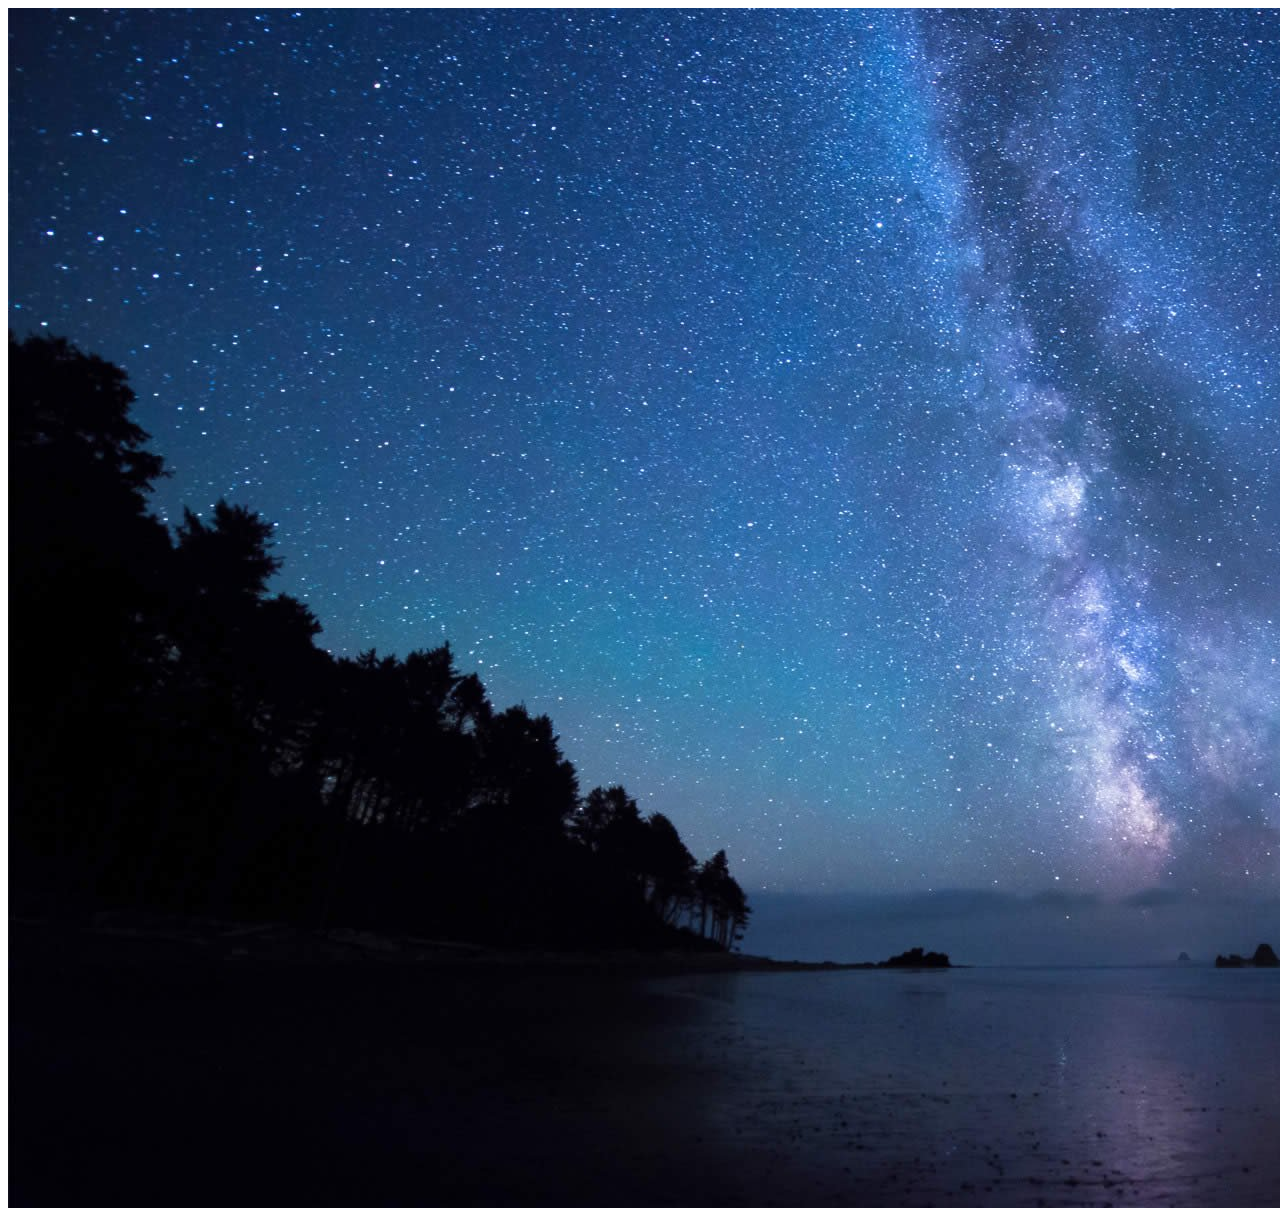
<file: adBanner.html>
<!DOCTYPE html>
<html>
<head>
    <title>Rotating Banner</title>
    <script src="js/adBanner.js"></script>

</head>
<body>
<div class="centered">
    <img src="images/linka11.jpg" id="a" alt="a">
</div>
</body>
</html>
</file>
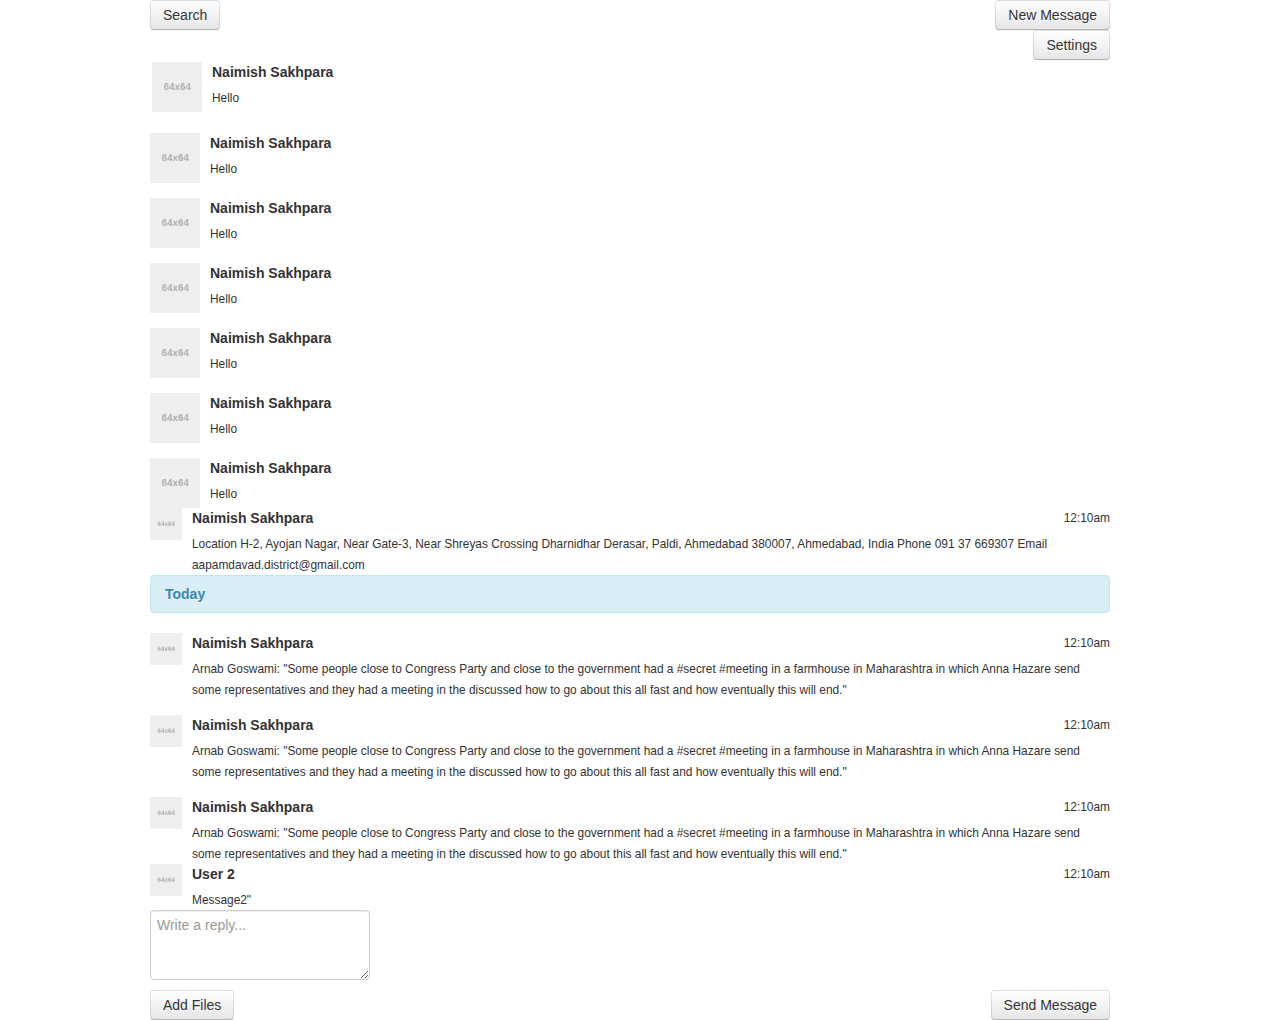
<file: message.html>
<!DOCTYPE html>
<html lang="en">
<head>
    <meta charset="UTF-8">
    <title>Title</title>
    <link href="js/jquery-1.11.1.min.js" rel="stylesheet">
    <link href="js/message-js.js" rel="stylesheet">
    <link href="css/bootstrap.min.css" rel="stylesheet">
    <link href="css/message-css.css" rel="stylesheet" type="text/css">
</head>
<body>
<div class="container">
    <div class="row">
        <div class="col-lg-3">
            <div class="btn-panel btn-panel-conversation">
                <a href="" class="btn  col-lg-6 send-message-btn " role="button"><i class="fa fa-search"></i> Search</a>
                <a href="" class="btn  col-lg-6  send-message-btn pull-right" role="button"><i class="fa fa-plus"></i> New Message</a>
            </div>
        </div>

        <div class="col-lg-offset-1 col-lg-7">
            <div class="btn-panel btn-panel-msg">

                <a href="" class="btn  col-lg-3  send-message-btn pull-right" role="button"><i class="fa fa-gears"></i> Settings</a>
            </div>
        </div>
    </div>
    <div class="row">

        <div class="conversation-wrap col-lg-3">
            <div class="media conversation" style="padding: 2px; height: 54px;" id="menu_1">
                <a class="pull-left" href="#">
                    <img class="media-object" data-src="holder.js/64x64" alt="64x64" style="width: 50px; height: 50px;" src="[data-uri]">
                </a>
                <div class="media-body">
                    <h5 class="media-heading">Naimish Sakhpara</h5>
                    <small>Hello</small>
                </div>
            </div>
            <div class="media conversation" id="menu_2">
                <a class="pull-left" href="#">
                    <img class="media-object" data-src="holder.js/64x64" alt="64x64" style="width: 50px; height: 50px;" src="[data-uri]">
                </a>
                <div class="media-body">
                    <h5 class="media-heading">Naimish Sakhpara</h5>
                    <small>Hello</small>
                </div>
            </div>
            <div class="media conversation">
                <a class="pull-left" href="#">
                    <img class="media-object" data-src="holder.js/64x64" alt="64x64" style="width: 50px; height: 50px;" src="[data-uri]">
                </a>
                <div class="media-body">
                    <h5 class="media-heading">Naimish Sakhpara</h5>
                    <small>Hello</small>
                </div>
            </div>
            <div class="media conversation">
                <a class="pull-left" href="#">
                    <img class="media-object" data-src="holder.js/64x64" alt="64x64" style="width: 50px; height: 50px;" src="[data-uri]">
                </a>
                <div class="media-body">
                    <h5 class="media-heading">Naimish Sakhpara</h5>
                    <small>Hello</small>
                </div>
            </div>
            <div class="media conversation">
                <a class="pull-left" href="#">
                    <img class="media-object" data-src="holder.js/64x64" alt="64x64" style="width: 50px; height: 50px;" src="[data-uri]">
                </a>
                <div class="media-body">
                    <h5 class="media-heading">Naimish Sakhpara</h5>
                    <small>Hello</small>
                </div>
            </div>

            <div class="media conversation">
                <a class="pull-left" href="#">
                    <img class="media-object" data-src="holder.js/64x64" alt="64x64" style="width: 50px; height: 50px;" src="[data-uri]">
                </a>
                <div class="media-body">
                    <h5 class="media-heading">Naimish Sakhpara</h5>
                    <small>Hello</small>
                </div>
            </div>

            <div class="media conversation">
                <a class="pull-left" href="#">
                    <img class="media-object" data-src="holder.js/64x64" alt="64x64" style="width: 50px; height: 50px;" src="[data-uri]">
                </a>
                <div class="media-body">
                    <h5 class="media-heading">Naimish Sakhpara</h5>
                    <small>Hello</small>
                </div>
            </div>
        </div>



        <div class="message-wrap col-lg-8" id="msg-wrap">
            <div class="msg-wrap " id="message_1" >
                <div class="media msg ">
                    <a class="pull-left" href="#">
                        <img class="media-object" data-src="holder.js/64x64" alt="64x64" style="width: 32px; height: 32px;" src="[data-uri]">
                    </a>
                    <div class="media-body">
                        <small class="pull-right time"><i class="fa fa-clock-o"></i> 12:10am</small>
                        <h5 class="media-heading">Naimish Sakhpara</h5>
                        <small class="col-lg-10">Location H-2, Ayojan Nagar, Near Gate-3, Near
                            Shreyas Crossing Dharnidhar Derasar,
                            Paldi, Ahmedabad 380007, Ahmedabad,
                            India
                            Phone 091 37 669307
                            Email aapamdavad.district@gmail.com</small>
                    </div>
                </div>
                <div class="alert alert-info msg-date">
                    <strong>Today</strong>
                </div>
                <div class="media msg">
                    <a class="pull-left" href="#">
                        <img class="media-object" data-src="holder.js/64x64" alt="64x64" style="width: 32px; height: 32px;" src="[data-uri]">
                    </a>
                    <div class="media-body">
                        <small class="pull-right time"><i class="fa fa-clock-o"></i> 12:10am</small>

                        <h5 class="media-heading">Naimish Sakhpara</h5>
                        <small class="col-lg-10">Arnab Goswami: "Some people close to Congress Party and close to the government had a #secret #meeting in a farmhouse in Maharashtra in which Anna Hazare send some representatives and they had a meeting in the discussed how to go about this all fast and how eventually this will end."</small>
                    </div>
                </div>
                <div class="media msg">
                    <a class="pull-left" href="#">
                        <img class="media-object" data-src="holder.js/64x64" alt="64x64" style="width: 32px; height: 32px;" src="[data-uri]">
                    </a>
                    <div class="media-body">
                        <small class="pull-right time"><i class="fa fa-clock-o"></i> 12:10am</small>

                        <h5 class="media-heading">Naimish Sakhpara</h5>
                        <small class="col-lg-10">Arnab Goswami: "Some people close to Congress Party and close to the government had a #secret #meeting in a farmhouse in Maharashtra in which Anna Hazare send some representatives and they had a meeting in the discussed how to go about this all fast and how eventually this will end."</small>
                    </div>
                </div>

                <div class="media msg">
                    <a class="pull-left" href="#">
                        <img class="media-object" data-src="holder.js/64x64" alt="64x64" style="width: 32px; height: 32px;" src="[data-uri]">
                    </a>
                    <div class="media-body">
                        <small class="pull-right time"><i class="fa fa-clock-o"></i> 12:10am</small>
                        <h5 class="media-heading">Naimish Sakhpara</h5>

                        <small class="col-lg-10">Arnab Goswami: "Some people close to Congress Party and close to the government had a #secret #meeting in a farmhouse in Maharashtra in which Anna Hazare send some representatives and they had a meeting in the discussed how to go about this all fast and how eventually this will end."</small>
                    </div>
                </div>
            </div>

            <div class="msg-wrap" id="message_2">
                <div class="media msg">
                    <a class="pull-left" href="#">
                        <img class="media-object" data-src="holder.js/64x64" alt="64x64" style="width: 32px; height: 32px;" src="[data-uri]">
                    </a>
                    <div class="media-body">
                        <small class="pull-right time"><i class="fa fa-clock-o"></i> 12:10am</small>
                        <h5 class="media-heading">User 2</h5>
                        <small class="col-lg-10">Message2"</small>
                    </div>
                </div>
            </div>

            <div class="send-wrap ">

                <textarea class="form-control send-message" rows="3" placeholder="Write a reply..."></textarea>


            </div>
            <div class="btn-panel">
                <a href="" class=" col-lg-3 btn   send-message-btn " role="button"><i class="fa fa-cloud-upload"></i> Add Files</a>
                <a href="" class=" col-lg-4 text-right btn   send-message-btn pull-right" role="button"><i class="fa fa-plus"></i> Send Message</a>
            </div>
        </div>
    </div>
</div>
</body>
</html>
</file>
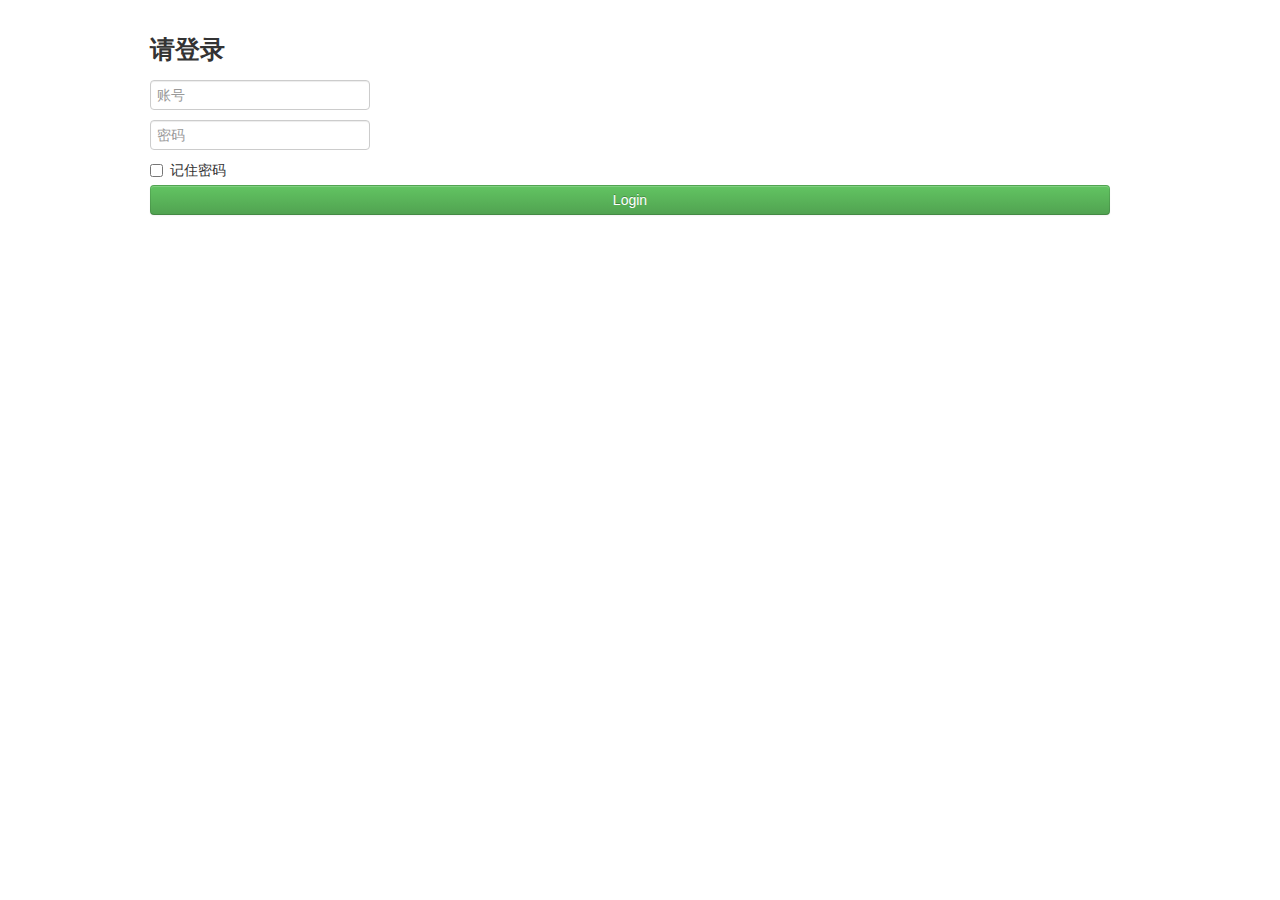
<file: rollover.html>
<!DOCTYPE html>
<html lang="en">
<head>
    <meta charset="UTF-8">
    <link href="css/loing.css" rel="stylesheet" type="text/css">
    <link href="css/bootstrap.min.css" rel="stylesheet" type="text/css">
    <title>Title</title>
</head>
<body>

<div class="container">
    <div class="row">
        <div class="col-md-4 col-md-offset-4">
            <div class="panel panel-default">
                <div class="panel-heading">
                    <h3 class="panel-title">请登录</h3>
                </div>
                <div class="panel-body">
                    <form accept-charset="UTF-8" role="form">
                        <fieldset>
                            <div class="form-group">
                                <input class="form-control" placeholder="账号" name="email" type="text">
                            </div>
                            <div class="form-group">
                                <input class="form-control" placeholder="密码" name="password" type="password" value="">
                            </div>
                            <div class="checkbox">
                                <label>
                                    <input name="remember" type="checkbox" value="Remember Me"> 记住密码
                                </label>
                            </div>
                            <input class="btn btn-lg btn-success btn-block" type="submit" value="Login">
                        </fieldset>
                    </form>
                </div>
            </div>
        </div>
    </div>
</div>
</body>
</html>
</file>
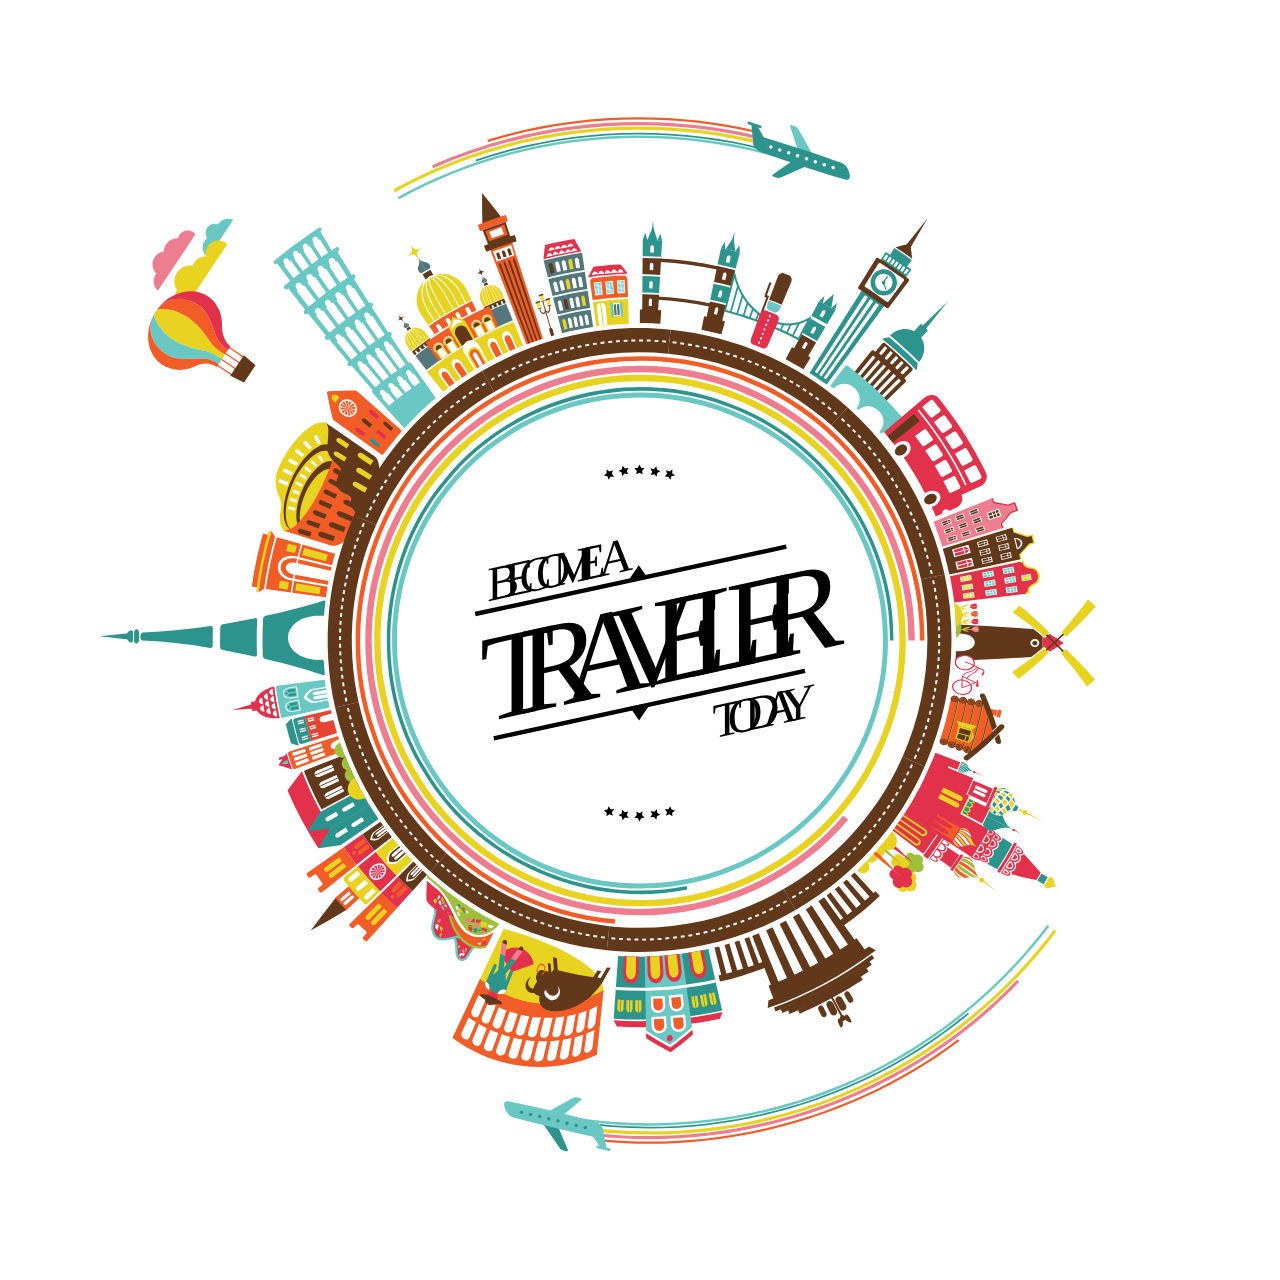
<file: texiao.html>
<?xml version="1.0" encoding="utf-8"?>
<?xml-stylesheet type="text/css" href="cd_catalog.css"?>
<!-- Generator: Adobe Illustrator 16.2.1, SVG Export Plug-In . SVG Version: 6.00 Build 0)  -->
<!DOCTYPE PUBLIC "-//W3C//DTD SVG 1.1//EN" "http://www.w3.org/Graphics/SVG/1.1/DTD/svg11.dtd">
<svg version="1.1" id="Layer_1" xmlns="http://www.w3.org/2000/svg" xmlns:xlink="http://www.w3.org/1999/xlink" x="0px" y="0px"
 viewBox="0 0 400 400" enable-background="new 0 0 400 400" xml:space="preserve">
<g id="jjperezaguinaga">
	<g id="countryObjects">
		<path fill="#F15C27" d="M124.467,134.068c-2.028,2.304-3.916,4.723-5.74,7.187c-0.104,0.155-0.359,0.16-0.568,0.012l-14.95-10.734
			c-0.208-0.149-0.431-0.462-0.492-0.699c-0.699-2.659-1.231-5.311-1.771-8.085c-0.046-0.243,0.114-0.458,0.359-0.476
			c2.819-0.201,5.698-0.233,8.443-0.247c0.239,0,0.59,0.138,0.781,0.308l13.809,12.168
			C124.531,133.671,124.588,133.925,124.467,134.068z"/>
		<polygon fill="#FFFFFF" points="109.465,128.355 107.582,126.629 109.685,128.071 		"/>
		<polygon fill="#FFFFFF" points="109.95,127.335 107.582,126.629 109.983,126.959 		"/>
		<path fill="#FFFFFF" d="M109.84,126.14c-0.774,0.136-1.513,0.311-2.258,0.489l2.092-0.86L109.84,126.14z"/>
		<path fill="#FFFFFF" d="M109.129,125.058l-1.547,1.571c0.38-0.634,0.787-1.249,1.219-1.843L109.129,125.058z"/>
		<path fill="#FFFFFF" d="M107.994,124.383c-0.166,0.732-0.298,1.487-0.412,2.246c-0.016-0.782-0.027-1.573,0.005-2.34
			L107.994,124.383z"/>
		<polygon fill="#FFFFFF" points="106.726,124.312 107.582,126.629 106.356,124.43 		"/>
		<polygon fill="#FFFFFF" points="105.703,124.895 107.582,126.629 105.475,125.193 		"/>
		<polygon fill="#FFFFFF" points="105.189,125.95 107.582,126.629 105.159,126.337 		"/>
		<polygon fill="#FFFFFF" points="105.323,127.175 107.582,126.629 105.502,127.547 		"/>
		<polygon fill="#FFFFFF" points="106.073,128.24 107.582,126.629 106.412,128.5 		"/>
		<polygon fill="#FFFFFF" points="107.229,128.873 107.582,126.629 107.632,128.954 		"/>
		<polygon fill="#FFFFFF" points="108.472,128.915 107.582,126.629 108.83,128.797 		"/>
		<path fill="#FFFFFF" d="M105.982,128.708c1.341,1.008,3.124,0.926,3.979-0.188c0.83-1.134,0.584-2.828-0.718-3.921
			c-1.27-1.063-3.153-1.063-4.039,0.14C104.294,125.922,104.642,127.698,105.982,128.708z M106.258,128.35
			c-1.105-0.844-1.393-2.31-0.646-3.286c0.733-0.989,2.273-1.002,3.336-0.122c1.074,0.896,1.294,2.308,0.603,3.251
			C108.838,129.121,107.366,129.189,106.258,128.35z"/>
		<path fill="#E2324B" d="M110.884,132.913c-0.336-0.255-0.778-0.236-0.989,0.036c-0.212,0.272-0.109,0.695,0.229,0.944l2.261,1.664
			l0.741-0.955L110.884,132.913z"/>
		<path fill="#62381B" d="M113.064,130.075c-0.327-0.264-0.762-0.255-0.971,0.02c-0.21,0.273-0.113,0.707,0.218,0.965l2.205,1.735
			l0.734-0.96L113.064,130.075z"/>
		<path fill="#E2324B" d="M115.377,127.342c-0.318-0.273-0.757-0.282-0.981-0.02c-0.224,0.264-0.146,0.695,0.176,0.965l2.147,1.807
			l0.785-0.922L115.377,127.342z"/>
		<path fill="#2D948D" d="M115.571,136.443c-0.335-0.253-0.77-0.248-0.971,0.01c-0.201,0.259-0.089,0.67,0.25,0.92l2.26,1.663
			l0.702-0.902L115.571,136.443z"/>
		<path fill="#E2324B" d="M117.635,133.756c-0.327-0.264-0.753-0.267-0.951-0.006c-0.199,0.26-0.092,0.681,0.238,0.94l2.205,1.736
			l0.693-0.908L117.635,133.756z"/>
		<path fill="#62381B" d="M119.826,131.17c-0.318-0.273-0.748-0.294-0.96-0.045c-0.213,0.249-0.124,0.669,0.198,0.94l2.147,1.806
			l0.741-0.87L119.826,131.17z"/>
		<path fill="#E8D320" d="M104.14,122.559c-0.496-0.403-1.187-0.355-1.542,0.106s-0.235,1.156,0.27,1.547l0.763,0.596l1.261-1.642
			L104.14,122.559z"/>
		<path fill="#E8D320" d="M106.461,275.036c-0.349,0.277-0.433,0.754-0.188,1.066c2.043,2.535,4.219,4.961,6.444,7.338
			c0.278,0.279,0.764,0.256,1.084-0.055l4.005-3.871c-2.444-2.554-4.806-5.189-6.999-7.963L106.461,275.036z"/>
		<path fill="#E2324B" d="M110.794,271.563c2.193,2.774,4.557,5.41,7.001,7.961l5.168-4.996c-2.289-2.391-4.504-4.859-6.56-7.459
			L110.794,271.563z"/>
		<path fill="#E2324B" d="M106.249,265.622c1.323,1.861,2.651,3.722,4.097,5.492l5.635-4.465c-1.355-1.656-2.597-3.404-3.841-5.146
			L106.249,265.622z"/>
		<path fill="#F15C27" d="M94.775,273.646c-0.244,0.172-0.312,0.498-0.153,0.729l0.438,0.625c0.168,0.228,0.499,0.269,0.74,0.095
			l1.094-0.787c0.241-0.174,0.57-0.136,0.734,0.086l1.831,2.479c0.16,0.226,0.114,0.543-0.123,0.726l-1.068,0.821
			c-0.236,0.183-0.285,0.509-0.108,0.728l0.475,0.6c0.176,0.222,0.506,0.248,0.74,0.062l10.986-8.703
			c-1.443-1.771-2.771-3.633-4.097-5.49L94.775,273.646z"/>
		<path fill="#F15C27" d="M103.539,281.53c1.147,1.35,2.296,2.699,3.517,3.986l4.103-3.771c-1.167-1.227-2.265-2.518-3.361-3.809
			L103.539,281.53z"/>
		<path fill="#62381B" d="M107.03,285.444c-3.688,2.236-7.458,4.43-11.241,6.52c2.566-3.51,5.191-6.954,7.873-10.336
			C104.76,282.923,105.861,284.214,107.03,285.444z"/>
		<polygon fill="#FFFFFF" points="118.952,271.771 116.99,273.282 118.739,271.521 		"/>
		<polygon fill="#FFFFFF" points="118.13,271.157 116.99,273.282 117.789,271.077 		"/>
		<polygon fill="#FFFFFF" points="116.993,271.104 116.99,273.282 116.614,271.21 		"/>
		<polygon fill="#FFFFFF" points="115.846,271.622 116.99,273.282 115.531,271.892 		"/>
		<polygon fill="#FFFFFF" points="115.003,272.583 116.99,273.282 114.842,272.946 		"/>
		<polygon fill="#FFFFFF" points="114.703,273.739 116.99,273.282 114.739,274.101 		"/>
		<polygon fill="#FFFFFF" points="115.024,274.788 116.99,273.282 115.246,275.048 		"/>
		<polygon fill="#FFFFFF" points="115.889,275.419 116.99,273.282 116.243,275.497 		"/>
		<polygon fill="#FFFFFF" points="117.052,275.454 116.99,273.282 117.432,275.339 		"/>
		<polygon fill="#FFFFFF" points="118.186,274.903 116.99,273.282 118.492,274.624 		"/>
		<polygon fill="#FFFFFF" points="118.995,273.915 116.99,273.282 119.147,273.552 		"/>
		<polygon fill="#FFFFFF" points="119.272,272.769 116.99,273.282 119.233,272.423 		"/>
		<path fill="#FFFFFF" d="M118.603,275.048c1.199-1.112,1.449-2.76,0.603-3.719c-0.83-0.975-2.519-0.912-3.769,0.133
			c-1.25,1.048-1.543,2.734-0.66,3.771C115.679,276.253,117.412,276.153,118.603,275.048z M118.323,274.745
			c-0.989,0.908-2.424,0.996-3.165,0.154c-0.727-0.857-0.483-2.25,0.546-3.123c1.03-0.871,2.427-0.922,3.118-0.111
			C119.524,272.469,119.32,273.825,118.323,274.745z"/>
		<path fill="#E8D320" d="M101.849,273.831c-0.39,0.293-0.494,0.816-0.231,1.172c0.258,0.361,0.802,0.392,1.186,0.097l4.284-3.31
			l-0.912-1.209L101.849,273.831z"/>
		<path fill="#E8D320" d="M100.407,271.882c-0.396,0.283-0.504,0.802-0.241,1.156c0.263,0.355,0.792,0.408,1.184,0.117l4.35-3.221
			l-0.902-1.22L100.407,271.882z"/>
		<path fill="#FFFFFF" d="M106.376,282.931c-0.23,0.203-0.263,0.549-0.061,0.764c0.201,0.217,0.546,0.227,0.774,0.02l2.529-2.274
			l-0.695-0.764L106.376,282.931z"/>
		<path fill="#FFFFFF" d="M105.322,281.696c-0.232,0.199-0.266,0.543-0.073,0.768c0.191,0.226,0.532,0.242,0.764,0.041l2.558-2.243
			l-0.671-0.787L105.322,281.696z"/>
		<path fill="#FFFFFF" d="M112.992,280.753c-0.357,0.332-0.413,0.853-0.124,1.168c0.289,0.314,0.808,0.298,1.16-0.039l2.358-2.243
			l-1.008-1.099L112.992,280.753z"/>
		<path fill="#FFFFFF" d="M110.485,277.969c-0.367,0.317-0.44,0.84-0.164,1.165c0.273,0.328,0.808,0.314,1.169-0.01l2.428-2.166
			l-0.979-1.127L110.485,277.969z"/>
		<path fill="#FFFFFF" d="M108.065,275.104c-0.376,0.309-0.472,0.832-0.199,1.158c0.278,0.325,0.806,0.336,1.18,0.021l2.494-2.088
			l-0.952-1.15L108.065,275.104z"/>
		<path fill="#62381B" d="M121.234,267.339l-0.083,0.072l0.007,0.006l-0.288,0.41c-0.441,0.892-0.27,2.26-0.27,2.262
			c-0.01,0.011,1.33,0.349,2.273,0.019l0.443-0.236l0.008,0.008l0.079-0.071l0.747-0.681l1.736-1.58l-0.336-0.362l-2.271,2.047
			c-0.35,0.313-0.776,0.418-0.953,0.227c-0.181-0.188-0.031-0.602,0.323-0.916l2.29-2.024l-0.224-0.267l-2.297,2.021
			c-0.354,0.311-0.777,0.404-0.947,0.205c-0.168-0.197-0.015-0.607,0.342-0.916l2.314-1.998l-0.343-0.402l-1.829,1.562
			L121.234,267.339z"/>
		<path fill="#E8D320" d="M127.929,269.729c-0.619-0.597-1.168-1.26-1.76-1.885l-2.82,2.59l-0.093,0.086l-0.007-0.008
			c-1.025,0.789-3.277,0.161-3.263,0.141c-0.003-0.004-0.368-2.297,0.548-3.217l-0.008-0.011l0.097-0.079l2.92-2.476
			c-0.608-0.686-1.188-1.396-1.749-2.123l-5.399,4.326c2.056,2.604,4.271,5.07,6.561,7.463L127.929,269.729z"/>
		<path fill="#62381B" d="M116.292,260.702l-0.082,0.06l0.004,0.006l-0.318,0.334c-0.537,0.711-0.653,1.739-0.653,1.739
			s1.018,0.191,1.854-0.116l0.412-0.205l0.003,0.006l0.08-0.062l0.753-0.567l1.744-1.32l-0.195-0.266l-2.276,1.711
			c-0.354,0.266-0.723,0.367-0.825,0.229c-0.104-0.139,0.101-0.465,0.456-0.727l2.289-1.699l-0.139-0.188l-2.292,1.692
			c-0.354,0.262-0.726,0.363-0.829,0.224c-0.103-0.14,0.104-0.462,0.458-0.724l2.305-1.678l-0.211-0.285l-1.814,1.314
			L116.292,260.702z"/>
		<path fill="#62381B" d="M112.188,261.472c1.243,1.737,2.484,3.483,3.839,5.143l5.424-4.299l-1.199-1.521l-2.84,2.16l-0.094,0.072
			l-0.005-0.008c-1.006,0.674-2.688,0.297-2.689,0.295c-0.001-0.002,0.132-1.726,1.068-2.49l-0.005-0.008l0.096-0.068l2.896-2.086
			l-0.82-1.158L112.188,261.472z"/>
		<path fill="#F15C27" d="M111.109,266.483c-0.391,0.291-0.515,0.787-0.278,1.109c0.237,0.321,0.74,0.344,1.13,0.045l2.581-1.98
			l-0.825-1.123L111.109,266.483z"/>
		<path fill="#F15C27" d="M109.871,264.81c-0.396,0.283-0.523,0.772-0.286,1.094c0.237,0.322,0.749,0.35,1.14,0.059l2.619-1.934
			l-0.828-1.119L109.871,264.81z"/>
		<path fill="#F15C27" d="M109.154,266.923c0.301-0.221,0.69-0.198,0.872,0.048c0.183,0.245,0.087,0.627-0.21,0.85
			c-0.298,0.225-0.688,0.203-0.871-0.047C108.76,267.524,108.854,267.144,109.154,266.923z"/>
		<path fill="#E2324B" d="M118.194,280.028c1.581,1.65,3.253,3.201,4.918,4.762l4.829-5.326c-1.558-1.463-3.126-2.916-4.605-4.461
			L118.194,280.028z"/>
		<path fill="#F15C27" d="M108.184,289.817c-0.213,0.207-0.225,0.539-0.026,0.74l0.537,0.541c0.197,0.198,0.528,0.19,0.738-0.021
			l0.95-0.955c0.211-0.211,0.538-0.223,0.73-0.026c0.709,0.743,1.484,1.42,2.226,2.131c0.201,0.188,0.199,0.518-0.004,0.735
			l-0.919,0.984c-0.203,0.219-0.201,0.553,0.004,0.744l0.556,0.522c0.205,0.191,0.533,0.168,0.733-0.051l9.416-10.387
			c-1.665-1.56-3.337-3.111-4.917-4.76L108.184,289.817z"/>
		<path fill="#E8D320" d="M115.188,288.845c-0.336,0.354-0.349,0.883-0.026,1.186c0.321,0.303,0.852,0.258,1.184-0.1l3.686-3.961
			l-1.104-1.037L115.188,288.845z"/>
		<path fill="#E8D320" d="M113.452,287.155c-0.345,0.346-0.371,0.879-0.061,1.193c0.306,0.317,0.85,0.272,1.186-0.076l3.764-3.89
			l-1.075-1.067L113.452,287.155z"/>
		<path fill="#62381B" d="M127.295,273.536l-0.071,0.072l0.004,0.004l-0.261,0.383c-0.422,0.797-0.377,1.838-0.37,1.83
			c0.001,0,1.045,0.012,1.823-0.432l0.373-0.273l0.005,0.004l0.069-0.071l0.649-0.685l1.505-1.588l-0.241-0.225l-1.967,2.061
			c-0.304,0.318-0.653,0.482-0.779,0.365s0.02-0.472,0.326-0.787l1.98-2.051l-0.169-0.156l-1.984,2.045
			c-0.306,0.314-0.664,0.482-0.782,0.357c-0.121-0.125,0.031-0.479,0.342-0.795l1.997-2.033l-0.247-0.25l-1.575,1.594
			L127.295,273.536z"/>
		<path fill="#62381B" d="M123.377,274.964c1.479,1.541,3.046,2.994,4.604,4.457l4.647-5.125l-1.407-1.327l-2.449,2.598l-0.08,0.084
			l-0.006-0.006c-0.883,0.832-2.621,0.756-2.624,0.754c-0.014,0.008-0.138-1.734,0.664-2.646l-0.005-0.004l0.082-0.084l2.517-2.531
			l-0.995-1.006L123.377,274.964z"/>
		<path fill="#F15C27" d="M123.12,280.089c-0.338,0.353-0.376,0.857-0.084,1.13c0.291,0.272,0.796,0.206,1.128-0.15l2.224-2.375
			l-1.014-0.951L123.12,280.089z"/>
		<path fill="#F15C27" d="M121.637,278.63c-0.343,0.347-0.396,0.855-0.116,1.142c0.279,0.285,0.784,0.229,1.126-0.123l2.269-2.336
			l-0.979-0.986L121.637,278.63z"/>
		<path fill="#F15C27" d="M121.253,280.854c0.259-0.267,0.651-0.314,0.874-0.105s0.194,0.597-0.062,0.865
			c-0.257,0.271-0.646,0.316-0.874,0.105C120.965,281.51,120.992,281.122,121.253,280.854z"/>
		<path fill="#2D948D" d="M41.903,198.584l-0.006,0.608c-0.005,0.535,0.365,0.984,0.825,1.005
			c7.396,0.355,14.521,1.205,21.257,2.297c0.456,0.076,0.816-0.233,0.806-0.688c-0.041-1.834,0.022-3.669,0.031-5.503
			c0.002-0.458-0.336-0.771-0.798-0.703c-6.737,0.995-13.85,1.744-21.267,1.99C42.29,197.606,41.909,198.048,41.903,198.584z"/>
		<path fill="#2D948D" d="M99.486,192.356l0.25,0.026c0.139,0.016,0.274-0.242,0.304-0.58c0.098-1.289,0.216-2.576,0.396-3.856
			c0.042-0.335-0.256-0.5-0.666-0.372c-5.291,1.642-11.348,3.272-18.204,4.779c-0.442,0.096-0.815,0.502-0.835,0.903
			c-0.257,3.937-0.219,7.881-0.1,11.82c0.015,0.404,0.404,0.812,0.846,0.918c6.792,1.611,12.883,3.322,18.113,5.045
			c0.406,0.136,0.708-0.026,0.676-0.362c-0.112-1.287-0.289-2.57-0.338-3.863c-0.021-0.336-0.149-0.599-0.288-0.586l-0.251,0.024
			c-5.836,0.439-10.819-2.705-10.773-7.025C88.631,194.903,93.665,191.833,99.486,192.356z"/>
		<path fill="#2D948D" d="M67.169,195.928c-0.018,2.095-0.098,4.189-0.031,6.285c0.011,0.449,0.388,0.877,0.842,0.957
			c3.48,0.636,6.827,1.324,10.03,2.043c0.446,0.099,0.794-0.151,0.785-0.559c-0.105-3.666-0.148-7.337,0.09-11
			c0.019-0.408-0.325-0.662-0.772-0.57c-3.222,0.672-6.584,1.314-10.079,1.896C67.578,195.055,67.191,195.478,67.169,195.928z"/>
		<path fill="#2D948D" d="M41.474,197.614l-0.027,2.545c-0.005,0.533-0.355,0.971-0.785,0.976c-0.431,0.004-0.775-0.435-0.771-0.976
			l0.027-2.569c0.007-0.542,0.36-0.974,0.791-0.963C41.137,196.637,41.48,197.079,41.474,197.614z"/>
		<path fill="#2D948D" d="M38.765,200.782c0.427,0.197,0.811-0.207,0.814-0.75l0.024-2.321c0.006-0.542-0.368-0.954-0.799-0.764
			c-0.795,0.353-1.344,1.07-1.353,1.909C37.444,199.696,37.977,200.421,38.765,200.782z"/>
		<path fill="#2D948D" d="M37.364,199.745l-7.718-0.854c-0.46-0.055-0.459-0.136,0.002-0.182l7.735-0.743
			c0.46-0.042,0.829,0.358,0.823,0.895C38.2,199.396,37.824,199.794,37.364,199.745z"/>
		<path fill="#F15C27" d="M80.706,166.266c-1.572,5.52-2.765,11.145-3.562,16.823l3.004,0.417c0.777-5.539,1.94-11.024,3.475-16.411
			L80.706,166.266z"/>
		<path fill="#F15C27" d="M89.963,185.023l10.649,1.465c0.145-1.125,0.36-2.242,0.528-3.366l-10.594-1.83
			C90.359,182.537,90.124,183.774,89.963,185.023z"/>
		<path fill="#F15C27" d="M92.115,173.806l10.443,2.554c0.267-1.228,0.624-2.433,0.963-3.644l-10.34-2.94
			C92.805,171.115,92.413,172.45,92.115,173.806z"/>
		<polygon fill="#F15C27" points="90.652,180.642 101.234,182.534 101.467,181.352 90.907,179.333 		"/>
		<polygon fill="#F15C27" points="91.647,175.745 102.135,178.113 102.418,176.942 91.961,174.449 		"/>
		<path fill="#F15C27" d="M85.068,167.467c-1.533,5.386-2.692,10.869-3.46,16.405l7.864,1.082c0.161-1.253,0.398-2.496,0.587-3.746
			l-0.73-0.127c-2.584-0.428-4.335-2.561-3.879-4.756c0.423-2.201,2.966-3.439,5.463-2.812l0.72,0.176
			c0.3-1.361,0.692-2.704,1.072-4.048L85.068,167.467z"/>
		<path fill="#F15C27" d="M91.083,174.239c-2.15-0.521-4.405,0.419-4.752,2.271c-0.354,1.848,1.207,3.586,3.433,3.974l0.4,0.072
			l0.257-1.314l-0.399-0.077c-0.694-0.132-1.271-0.466-1.645-0.894c-0.373-0.428-0.537-0.933-0.438-1.427
			c0.101-0.496,0.442-0.894,0.951-1.136c0.521-0.239,1.189-0.315,1.878-0.159l0.397,0.089l0.313-1.303L91.083,174.239z"/>
		<path fill="#F15C27" d="M83.365,165.575c-1.87,6.332-3.229,12.807-4.052,19.348l1.722-1.128
			c0.771-5.563,1.936-11.075,3.477-16.484L83.365,165.575z"/>
		<path fill="#E8D320" d="M82.592,165.367c-1.879,6.364-3.243,12.87-4.072,19.444l0.809,0.103
			c0.822-6.531,2.179-12.994,4.045-19.315L82.592,165.367z"/>
		<path fill="#E8D320" d="M88.863,181.877l-0.316,1.951c-0.02,0.111-0.144,0.186-0.279,0.165l-2.375-0.343
			c-0.134-0.021-0.229-0.128-0.21-0.243l0.325-2c0.018-0.115,0.143-0.19,0.276-0.167l2.366,0.396
			C88.786,181.657,88.88,181.766,88.863,181.877z"/>
		<path fill="#E8D320" d="M98.899,183.531l-0.29,1.773c-0.017,0.101-0.14,0.168-0.274,0.146l-7.203-1.044
			c-0.136-0.019-0.231-0.123-0.213-0.232l0.311-1.908c0.019-0.109,0.142-0.179,0.276-0.156l7.178,1.197
			C98.819,183.329,98.916,183.43,98.899,183.531z"/>
		<path fill="#E8D320" d="M91.367,170.427c-0.171,0.637-0.379,1.265-0.518,1.909c-0.025,0.11-0.155,0.172-0.288,0.14l-2.326-0.589
			c-0.131-0.033-0.217-0.152-0.189-0.265c0.143-0.663,0.354-1.306,0.53-1.96c0.03-0.113,0.162-0.173,0.294-0.136l2.312,0.636
			C91.315,170.199,91.397,170.318,91.367,170.427z"/>
		<path fill="#E8D320" d="M101.178,173.113c-0.154,0.58-0.347,1.151-0.471,1.738c-0.024,0.101-0.15,0.154-0.283,0.121l-7.055-1.787
			c-0.134-0.034-0.221-0.148-0.194-0.255c0.135-0.632,0.339-1.247,0.506-1.871c0.03-0.108,0.161-0.163,0.293-0.128l7.015,1.934
			C101.123,172.903,101.206,173.013,101.178,173.113z"/>
		<path fill="#F15C27" d="M89.136,235.317c-0.405,0.127-0.643,0.514-0.529,0.859c0.443,1.426,0.94,2.831,1.468,4.229
			c0.126,0.344,0.549,0.5,0.946,0.352l15.057-5.646l-0.354-0.967l-0.061,0.022c-1.662,0.609-3.24,0.468-3.531-0.315
			c-0.265-0.791,0.896-1.883,2.575-2.435l0.062-0.021l-0.318-0.978L89.136,235.317z"/>
		<path fill="#E2324B" d="M89.951,240.964c-1.441-0.432-2.894-0.891-4.355-1.373c0.84-1.28,1.707-2.543,2.57-3.772
			C88.706,237.552,89.31,239.263,89.951,240.964z"/>
		<path fill="#69C8C3" d="M86.757,239.19c0.086,0.231,0.878,0.184,2.007-0.08l-0.386-1.105
			C87.329,238.499,86.67,238.956,86.757,239.19z"/>
		<path fill="#E2324B" d="M88.074,236.606l0.156,0.483c0.021,0.062-0.021,0.134-0.094,0.158l-2.143,0.715
			c-0.072,0.023-0.147-0.008-0.168-0.071l-0.16-0.494c-0.021-0.062,0.021-0.133,0.093-0.156l2.146-0.705
			C87.979,236.515,88.054,236.544,88.074,236.606z"/>
		<path fill="#FFFFFF" d="M95.016,237.544l0.238,0.65c0.032,0.088-0.029,0.188-0.137,0.229l-3.633,1.334
			c-0.106,0.039-0.22-0.004-0.254-0.092l-0.247-0.676c-0.033-0.092,0.027-0.195,0.135-0.234l3.645-1.301
			C94.869,237.417,94.984,237.458,95.016,237.544z"/>
		<path fill="#FFFFFF" d="M94.487,236.079l0.229,0.652c0.032,0.088-0.029,0.188-0.136,0.227l-3.651,1.283
			c-0.108,0.039-0.222-0.004-0.256-0.094l-0.237-0.68c-0.03-0.091,0.034-0.195,0.142-0.234l3.662-1.248
			C94.347,235.948,94.459,235.989,94.487,236.079z"/>
		<path fill="#FFFFFF" d="M94.007,234.597l0.214,0.657c0.028,0.089-0.037,0.189-0.145,0.228l-3.668,1.231
			c-0.108,0.037-0.221-0.01-0.25-0.1l-0.223-0.684c-0.03-0.093,0.034-0.197,0.143-0.23l3.679-1.201
			C93.866,234.466,93.978,234.507,94.007,234.597z"/>
		<path fill="#FFFFFF" d="M100.199,235.687l0.227,0.617c0.03,0.082-0.032,0.182-0.139,0.221l-3.634,1.334
			c-0.107,0.041-0.221,0.002-0.252-0.084l-0.234-0.646c-0.032-0.086,0.028-0.188,0.137-0.225l3.646-1.301
			C100.057,235.565,100.169,235.603,100.199,235.687z"/>
		<path fill="#FFFFFF" d="M99.697,234.292l0.218,0.619c0.03,0.084-0.031,0.185-0.14,0.219l-3.65,1.285
			c-0.108,0.037-0.222-0.002-0.253-0.09l-0.227-0.643c-0.028-0.088,0.036-0.189,0.145-0.228l3.663-1.252
			C99.559,234.169,99.67,234.206,99.697,234.292z"/>
		<path fill="#FFFFFF" d="M99.24,232.882l0.203,0.625c0.027,0.084-0.038,0.183-0.146,0.22l-3.667,1.233
			c-0.109,0.035-0.22-0.006-0.249-0.094l-0.211-0.65c-0.029-0.088,0.037-0.188,0.146-0.225l3.68-1.199
			C99.103,232.757,99.212,232.798,99.24,232.882z"/>
		<path fill="#2D948D" d="M90.992,224.729c-0.494,0.11-0.812,0.526-0.709,0.928c0.531,2.262,1.137,4.502,1.801,6.728
			c0.107,0.397,0.6,0.6,1.083,0.448l2.83-0.873c-0.793-2.606-1.495-5.239-2.117-7.891L90.992,224.729z"/>
		<path fill="#2D948D" d="M89.848,232.829l1.927,0.531c0.167,0.051,0.265-0.025,0.215-0.17c-0.82-2.697-1.546-5.42-2.19-8.162
			c-0.03-0.152-0.152-0.17-0.271-0.041l-1.398,1.422c-0.114,0.129-0.175,0.359-0.138,0.512c0.436,1.859,0.935,3.703,1.481,5.533
			C89.517,232.604,89.684,232.772,89.848,232.829z"/>
		<path fill="#E64534" d="M93.882,224.069c0.621,2.65,1.322,5.283,2.116,7.889l8.132-2.51c-0.397-1.383-0.814-2.762-1.179-4.154
			l-2.714,0.711c-0.749,0.197-1.469-0.108-1.611-0.688c-0.144-0.576,0.351-1.188,1.103-1.365l2.728-0.656l-0.277-1.121
			L93.882,224.069z"/>
		<polygon fill="#FFFFFF" points="94.957,230.827 95.075,231.243 93.177,231.812 93.056,231.388 		"/>
		<polygon fill="#FFFFFF" points="94.767,230.165 94.886,230.577 92.984,231.136 92.863,230.712 		"/>
		<polygon fill="#FFFFFF" points="94.24,228.337 94.36,228.751 92.449,229.274 92.327,228.853 		"/>
		<polygon fill="#FFFFFF" points="94.067,227.669 94.171,228.087 92.257,228.597 92.152,228.171 		"/>
		<polygon fill="#FFFFFF" points="93.612,225.823 93.716,226.243 91.793,226.72 91.687,226.294 		"/>
		<polygon fill="#FFFFFF" points="93.444,225.153 93.549,225.573 91.624,226.036 91.517,225.61 		"/>
		<polygon fill="#FFFFFF" points="98.16,229.885 98.274,230.286 96.376,230.854 96.259,230.444 		"/>
		<polygon fill="#FFFFFF" points="97.976,229.239 98.091,229.642 96.189,230.198 96.071,229.788 		"/>
		<polygon fill="#FFFFFF" points="97.465,227.469 97.582,227.872 95.67,228.394 95.551,227.983 		"/>
		<polygon fill="#FFFFFF" points="97.298,226.821 97.398,227.228 95.482,227.737 95.381,227.321 		"/>
		<polygon fill="#FFFFFF" points="96.856,225.032 96.958,225.438 95.035,225.915 94.932,225.503 		"/>
		<polygon fill="#FFFFFF" points="96.694,224.382 96.795,224.788 94.869,225.255 94.766,224.839 		"/>
		<path fill="#69C8C3" d="M85.183,214.507c-0.254,0.033-0.435,0.234-0.406,0.447c0.4,3.129,0.932,6.244,1.609,9.326
			c0.045,0.213,0.283,0.342,0.533,0.287l14.81-3.236c-0.641-2.887-1.136-5.807-1.509-8.735L85.183,214.507z"/>
		<path fill="#E2324B" d="M78.142,220.901c0.434,2.734,3.943,4.313,7.835,3.795c-0.729-3.305-1.298-6.641-1.726-9.996
			C80.414,215.515,77.628,218.181,78.142,220.901z"/>
		<path fill="#E2324B" d="M80.478,221.567c-3.156,0.215-6.317,0.404-9.483,0.565c3.036-0.905,6.078-1.786,9.125-2.643
			L80.478,221.567z"/>
		<polygon fill="#E2324B" points="76.847,219.614 77.355,222.548 79.974,222.063 79.477,219.192 		"/>
		<polygon fill="#FFFFFF" points="96.847,219.974 96.992,219.944 96.844,219.96 		"/>
		<path fill="#FFFFFF" d="M96.225,215.485c0.618-0.092,1.209-0.021,1.71,0.172l2.836-0.438l-0.053-0.41L96.225,215.485z"/>
		<path fill="#FFFFFF" d="M98.609,219.159c-0.426,0.373-0.971,0.658-1.616,0.785l4.458-0.869l-0.089-0.438L98.609,219.159z"/>
		<polygon fill="#FFFFFF" points="96.08,215.519 96.225,215.485 96.078,215.51 		"/>
		<path fill="#FFFFFF" d="M94.508,218.058c0-0.002,0.665-1.392,1.652-1.978l-0.081-0.562c-1.522,0.352-2.527,2.717-2.535,2.725
			c0.008,0.006,1.756,1.896,3.3,1.717l-0.115-0.596C95.601,219.142,94.509,218.06,94.508,218.058z"/>
		<path fill="#FFFFFF" d="M96.16,216.081c0.171-0.104,0.353-0.178,0.542-0.225l-0.001-0.01l0.125-0.019l1.107-0.172
			c-0.5-0.191-1.092-0.264-1.71-0.172l-0.145,0.033L96.16,216.081z"/>
		<path fill="#FFFFFF" d="M97.441,219.38l-0.125,0.025l-0.002-0.012c-0.192,0.021-0.389,0.01-0.585-0.029l0.115,0.596l0.148-0.016
			c0.646-0.127,1.19-0.412,1.616-0.785L97.441,219.38z"/>
		<path fill="#FFFFFF" d="M97.524,217.757c-0.548,0.095-0.953,0.398-0.904,0.681c0.048,0.281,0.529,0.428,1.076,0.328l3.65-0.677
			l-0.167-0.971L97.524,217.757z"/>
		<path fill="#FFFFFF" d="M97.281,216.362c-0.55,0.086-0.953,0.385-0.904,0.668c0.049,0.281,0.533,0.434,1.081,0.34l3.659-0.625
			l-0.171-0.973L97.281,216.362z"/>
		<path fill="#FFFFFF" d="M92.725,222.239c-0.252-1.125-0.473-2.254-0.652-3.393l-2.438,0.43c-1.203,0.213-2.034,1.053-1.846,2.152
			c0.235,1.09,1.314,1.563,2.512,1.313L92.725,222.239z M90.246,222.478c-0.988,0.203-1.927-0.15-2.131-1.111
			c-0.169-0.971,0.574-1.646,1.566-1.822l2.112-0.377c0.15,0.968,0.339,1.924,0.553,2.879L90.246,222.478z"/>
		<path fill="#2D948D" d="M89.856,221.265c-0.29,0.057-0.482,0.293-0.432,0.528c0.05,0.24,0.325,0.384,0.614,0.326l1.924-0.391
			l-0.178-0.84L89.856,221.265z"/>
		<path fill="#2D948D" d="M89.621,219.954c-0.29,0.053-0.492,0.287-0.451,0.527s0.309,0.389,0.598,0.334l1.93-0.367l-0.145-0.846
			L89.621,219.954z"/>
		<path fill="#2D948D" d="M88.785,220.894c0.221-0.041,0.423,0.074,0.458,0.256c0.037,0.18-0.109,0.363-0.33,0.406
			c-0.222,0.043-0.432-0.07-0.471-0.254C88.409,221.118,88.564,220.935,88.785,220.894z"/>
		<path fill="#FFFFFF" d="M91.941,218.081c-0.216-1.131-0.372-2.27-0.519-3.412l-2.453,0.334c-1.211,0.164-2.069,0.974-1.925,2.078
			c0.176,1.101,1.253,1.613,2.455,1.41L91.941,218.081z M89.453,218.226c-0.99,0.164-1.93-0.226-2.081-1.195
			c-0.129-0.975,0.635-1.621,1.634-1.758l2.125-0.295c0.126,0.969,0.254,1.938,0.438,2.896L89.453,218.226z"/>
		<path fill="#2D948D" d="M89.107,216.999c-0.292,0.045-0.493,0.273-0.451,0.515c0.042,0.237,0.312,0.395,0.603,0.348l1.938-0.316
			l-0.146-0.846L89.107,216.999z"/>
		<path fill="#2D948D" d="M88.93,215.677c-0.291,0.043-0.501,0.271-0.469,0.514c0.032,0.238,0.294,0.397,0.585,0.354l1.942-0.293
			l-0.113-0.852L88.93,215.677z"/>
		<path fill="#2D948D" d="M88.061,216.585c0.224-0.032,0.423,0.09,0.447,0.273c0.021,0.184-0.134,0.358-0.354,0.395
			c-0.224,0.033-0.428-0.086-0.449-0.272C87.679,216.796,87.839,216.618,88.061,216.585z"/>
		<path fill="#FFFFFF" d="M81.818,222.628c0.108,0.511,0.697,0.832,1.373,0.783l-0.391-2.02
			C82.156,221.597,81.723,222.116,81.818,222.628z"/>
		<path fill="#FFFFFF" d="M81.42,220.337c0.089,0.513,0.664,0.849,1.338,0.812l-0.351-2.027
			C81.761,219.315,81.331,219.823,81.42,220.337z"/>
		<path fill="#FFFFFF" d="M81.029,218.042c0.073,0.517,0.663,0.859,1.336,0.836c-0.129-0.674-0.216-1.354-0.306-2.032
			C81.407,217.024,80.959,217.526,81.029,218.042z"/>
		<path fill="#FFFFFF" d="M79.816,221.812c0.09,0.52,0.665,0.856,1.339,0.815l-0.354-2.059
			C80.154,220.769,79.727,221.29,79.816,221.812z"/>
		<path fill="#FFFFFF" d="M79.415,219.485c0.09,0.52,0.667,0.865,1.343,0.838l-0.355-2.059
			C79.748,218.454,79.325,218.962,79.415,219.485z"/>
		<path fill="#FFFFFF" d="M83.854,223.403c0.106,0.502,0.692,0.812,1.365,0.756l-0.418-1.981
			C84.159,222.388,83.749,222.899,83.854,223.403z"/>
		<path fill="#FFFFFF" d="M83.419,221.153c0.086,0.506,0.659,0.828,1.331,0.787l-0.343-1.998
			C83.762,220.142,83.332,220.647,83.419,221.153z"/>
		<path fill="#FFFFFF" d="M83.029,218.896c0.088,0.506,0.662,0.838,1.339,0.809l-0.346-1.996
			C83.367,217.894,82.941,218.39,83.029,218.896z"/>
		<path fill="#FFFFFF" d="M82.687,216.63c0.068,0.511,0.629,0.854,1.303,0.839l-0.271-2.009
			C83.066,215.635,82.618,216.122,82.687,216.63z"/>
		<path fill="#E2324B" d="M98.192,265.872c-3.744-5.811-7.009-11.932-9.741-18.283c1.497-2.094,3.021-4.118,4.569-6.073
			c3.167,8.053,7.182,15.787,12.061,22.934L98.192,265.872z"/>
		<path fill="#2D948D" d="M114.332,252.128c0.981,1.519,1.905,3.07,2.957,4.539l-11.94,8.174c-2.357,0.396-4.777,0.761-7.156,1.031
			c1.229-2.127,2.486-4.203,3.778-6.229L114.332,252.128z"/>
		<path fill="#2D948D" d="M111.69,247.472c0.825,1.608,1.78,3.145,2.679,4.715l-12.357,7.524c-2.366,0.263-4.759,0.476-7.184,0.64
			c1.305-2.041,2.708-4.066,4.118-6.027L111.69,247.472z"/>
		<path fill="#62381B" d="M94.036,241.219c-0.232,0.092-0.355,0.319-0.277,0.514c1.531,3.957,3.354,7.799,5.315,11.561
			c0.099,0.183,0.355,0.236,0.575,0.119l11.837-6.301c-1.847-3.492-3.527-7.078-4.957-10.764L94.036,241.219z"/>
		<path fill="#FFFFFF" d="M100.938,255.989c-0.434,0.246-0.624,0.721-0.423,1.061c0.2,0.343,0.712,0.419,1.143,0.164l2.879-1.672
			l-0.699-1.19L100.938,255.989z"/>
		<path fill="#FFFFFF" d="M106.239,252.993c-0.434,0.246-0.632,0.705-0.441,1.029c0.189,0.324,0.691,0.383,1.124,0.133l2.878-1.678
			l-0.66-1.121L106.239,252.993z"/>
		<path fill="#FFFFFF" d="M104.045,261.14c-0.42,0.266-0.59,0.754-0.378,1.09c0.212,0.334,0.722,0.385,1.138,0.11l2.787-1.823
			l-0.736-1.166L104.045,261.14z"/>
		<path fill="#FFFFFF" d="M109.182,257.868c-0.42,0.267-0.6,0.742-0.398,1.06c0.2,0.316,0.699,0.352,1.116,0.079l2.787-1.823
			l-0.695-1.103L109.182,257.868z"/>
		<path fill="#FFFFFF" d="M100.392,249.925c0.221,0.451,0.899,0.562,1.516,0.244l4.5-2.303l-0.393-0.801l-5.639,2.824
			L100.392,249.925z"/>
		<path fill="#FFFFFF" d="M100.242,249.618c-0.224-0.451,0.103-1.061,0.725-1.361l4.543-2.217l0.395,0.801l-5.646,2.812
			L100.242,249.618z"/>
		<path fill="#FFFFFF" d="M98.718,246.44c0.205,0.457,0.877,0.592,1.504,0.297l4.576-2.148l-0.363-0.813l-5.732,2.631L98.718,246.44
			z"/>
		<path fill="#FFFFFF" d="M98.578,246.128c-0.206-0.459,0.141-1.055,0.772-1.338l4.617-2.059l0.365,0.815l-5.739,2.617
			L98.578,246.128z"/>
		<path fill="#FFFFFF" d="M97.164,242.899c0.188,0.467,0.855,0.621,1.491,0.346l4.647-1.983l-0.333-0.828l-5.821,2.432
			L97.164,242.899z"/>
		<path fill="#FFFFFF" d="M97.035,242.583c-0.188-0.465,0.179-1.053,0.819-1.311l4.687-1.898l0.335,0.828l-5.826,2.416
			L97.035,242.583z"/>
		<path fill="#A0BF3B" d="M106.783,243.644c0.578,1.19,2.098,1.653,3.487,1.123c-0.758-1.484-1.454-2.996-2.123-4.523
			C106.849,240.974,106.245,242.431,106.783,243.644z"/>
		<path fill="#E8D320" d="M107.914,248.618c0.916,1.74,3.168,2.312,5.175,1.398c-1.22-2.107-2.354-4.267-3.413-6.461
			C107.832,244.681,106.971,246.894,107.914,248.618z"/>
		<path fill="#A0BF3B" d="M103.476,235.714c0.437,1.25,1.936,1.828,3.369,1.414c-0.654-1.532-1.167-3.121-1.75-4.68
			C103.72,233.077,103.028,234.466,103.476,235.714z"/>
		<path fill="#A0BF3B" d="M106.763,236.923c-1.002,0.744-1.447,1.974-1.018,3.035c0.454,1.058,1.667,1.578,2.895,1.375
			C107.961,239.888,107.355,238.407,106.763,236.923z"/>
		<g id="pisa">
			<path fill="#69C8C3" d="M98.803,70.664c-0.266-0.447-0.863-0.557-1.337-0.239c-4.167,2.75-8.183,5.753-12.088,8.916
				c-0.444,0.367-0.553,1.005-0.243,1.426l4.449,5.97l1.038-0.847L87.4,81.504l0.305-0.248l-0.323-0.444
				c-0.333-0.46-0.295-1.086,0.083-1.396l0.076-0.062c0.379-0.312,0.951-0.186,1.28,0.282l0.317,0.447l0.305-0.244l3.152,4.438
				l0.898-0.7l-3.109-4.444l0.312-0.234l-0.31-0.45c-0.322-0.467-0.264-1.085,0.129-1.376l0.076-0.06
				c0.393-0.295,0.966-0.148,1.283,0.322l0.306,0.457l0.313-0.234l3.042,4.502l0.911-0.677l-3.012-4.526l0.312-0.232l-0.301-0.458
				c-0.312-0.475-0.245-1.096,0.146-1.387l0.079-0.058c0.392-0.291,0.957-0.136,1.264,0.342l0.296,0.464l0.313-0.23l2.946,4.58
				l0.92-0.661l-2.9-4.583l0.324-0.218l-0.29-0.465c-0.301-0.479-0.215-1.093,0.189-1.367l0.08-0.053
				c0.404-0.273,0.971-0.1,1.265,0.386l0.283,0.468l0.322-0.217l2.833,4.635l1.106-0.738L98.803,70.664z"/>
			<path fill="#69C8C3" d="M99.231,69.736c0.157,0.271,0.058,0.642-0.225,0.829c-4.829,3.195-9.551,6.62-14.031,10.371
				c-0.264,0.217-0.628,0.189-0.814-0.061l-0.031-0.042c-0.187-0.25-0.122-0.632,0.145-0.852c4.515-3.774,9.271-7.222,14.134-10.439
				c0.282-0.188,0.641-0.124,0.798,0.147L99.231,69.736z"/>
			<path fill="#69C8C3" d="M104.246,77.101c-0.321-0.541-1.021-0.687-1.563-0.325c-4.788,3.113-9.364,6.583-13.794,10.266
				c-0.51,0.418-0.61,1.162-0.226,1.656l6.178,7.842l1.166-0.953l-4.637-5.985l0.346-0.283l-0.398-0.523
				c-0.414-0.543-0.395-1.272,0.04-1.627l0.085-0.07c0.436-0.355,1.115-0.194,1.521,0.354l0.392,0.53l0.347-0.281l4.53,6.084
				l0.994-0.802l-4.483-6.127l0.345-0.279l-0.384-0.537c-0.403-0.561-0.36-1.28,0.091-1.616l0.087-0.065
				c0.451-0.333,1.128-0.15,1.519,0.412l0.375,0.538l0.358-0.265l4.351,6.194l1.027-0.753l-4.301-6.237l0.356-0.263l-0.367-0.547
				c-0.384-0.565-0.328-1.294,0.12-1.626l0.09-0.065c0.449-0.331,1.115-0.132,1.49,0.44l0.361,0.551l0.357-0.263l4.19,6.331
				l1.026-0.747l-4.13-6.357l0.369-0.247l-0.354-0.555c-0.366-0.575-0.286-1.293,0.177-1.604l0.093-0.062
				c0.464-0.308,1.128-0.087,1.484,0.494l0.347,0.56l0.367-0.245l4.004,6.431l1.244-0.82L104.246,77.101z"/>
			<path fill="#69C8C3" d="M104.719,76.015c0.19,0.325,0.083,0.761-0.238,0.974c-5.568,3.579-10.867,7.609-15.999,11.904
				c-0.302,0.25-0.733,0.212-0.967-0.081l-0.039-0.052c-0.23-0.295-0.171-0.738,0.134-0.989c5.168-4.342,10.532-8.392,16.144-12.009
				c0.326-0.215,0.742-0.126,0.933,0.197L104.719,76.015z"/>
			<path fill="#69C8C3" d="M109.448,85.681c-0.329-0.536-1.008-0.696-1.519-0.359c-4.476,2.933-8.747,6.203-12.913,9.643
				c-0.479,0.393-0.555,1.103-0.158,1.595l6.323,7.762l1.059-0.917l-4.723-5.9l0.325-0.263l-0.406-0.518
				c-0.421-0.534-0.43-1.239-0.021-1.569l0.081-0.064c0.408-0.332,1.073-0.157,1.486,0.387l0.4,0.521l0.325-0.262l4.618,6.001
				l0.93-0.743l-4.57-6.044l0.324-0.262l-0.394-0.529c-0.406-0.547-0.404-1.26,0.003-1.587l0.081-0.065
				c0.413-0.322,1.084-0.117,1.479,0.434l0.384,0.532l0.335-0.245l4.439,6.114l0.964-0.696l-4.391-6.159l0.335-0.245l-0.376-0.538
				c-0.393-0.56-0.366-1.262,0.056-1.572l0.085-0.059c0.422-0.311,1.073-0.099,1.456,0.465l0.37,0.546l0.336-0.245l4.282,6.253
				l0.96-0.691l-4.233-6.294l0.335-0.243l-0.363-0.552c-0.381-0.575-0.332-1.271,0.105-1.559l0.086-0.058
				c0.436-0.288,1.085-0.054,1.451,0.521l0.354,0.555l0.347-0.229l4.096,6.355l1.165-0.756L109.448,85.681z"/>
			<path fill="#69C8C3" d="M109.865,84.638c0.194,0.32,0.107,0.741-0.194,0.94c-5.235,3.329-10.146,7.169-14.973,11.173
				c-0.273,0.245-0.688,0.205-0.924-0.088l-0.041-0.048c-0.235-0.292-0.204-0.728,0.072-0.974c4.88-4.035,9.832-7.918,15.121-11.275
				c0.305-0.202,0.71-0.104,0.906,0.216L109.865,84.638z"/>
			<path fill="#69C8C3" d="M121.044,103.783c-0.344-0.519-0.982-0.715-1.425-0.432c-3.779,2.575-7.482,5.318-11.017,8.305
				c-0.397,0.348-0.393,1.015,0.017,1.488l7.383,8.443l0.893-0.76l-5.744-6.679l0.27-0.232l-0.423-0.504
				c-0.438-0.518-0.527-1.188-0.176-1.471l0.069-0.055c0.355-0.278,0.99-0.076,1.419,0.452l0.415,0.507l0.282-0.221l5.595,6.771
				l0.792-0.606l-5.542-6.823l0.28-0.217l-0.41-0.514c-0.424-0.533-0.48-1.19-0.128-1.465l0.071-0.056
				c0.353-0.276,0.974-0.062,1.391,0.479l0.403,0.52l0.279-0.218l5.423,6.941l0.784-0.604l-5.367-6.994l0.281-0.214l-0.393-0.523
				c-0.408-0.542-0.44-1.192-0.076-1.45l0.072-0.052c0.366-0.26,0.983-0.021,1.386,0.527l0.387,0.531l0.29-0.203l5.214,7.074
				l0.816-0.564l-5.159-7.125l0.287-0.203l-0.38-0.536c-0.393-0.557-0.417-1.218-0.053-1.474l0.071-0.05
				c0.363-0.258,0.969-0.009,1.354,0.553l0.374,0.542l0.287-0.201l5.034,7.233l0.949-0.658L121.044,103.783z"/>
			<path fill="#69C8C3" d="M121.343,102.837c0.204,0.312,0.16,0.701-0.102,0.868c-4.417,2.913-8.716,6.088-12.757,9.606
				c-0.235,0.205-0.628,0.143-0.874-0.141l-0.042-0.048c-0.246-0.282-0.251-0.681-0.01-0.89c4.089-3.553,8.428-6.773,12.9-9.712
				c0.264-0.169,0.644-0.052,0.848,0.261L121.343,102.837z"/>
			<path fill="#69C8C3" d="M115.042,94.58c-0.337-0.526-0.996-0.707-1.475-0.395c-4.146,2.747-8.11,5.791-11.998,8.979
				c-0.43,0.379-0.455,1.079-0.054,1.562l6.439,7.643l0.978-0.848l-4.839-5.838l0.302-0.247l-0.414-0.509
				c-0.429-0.527-0.465-1.203-0.083-1.508l0.075-0.061c0.383-0.305,1.033-0.118,1.453,0.417l0.409,0.516l0.303-0.24l4.709,5.913
				l0.865-0.681l-4.661-5.958l0.302-0.242l-0.399-0.521c-0.416-0.539-0.443-1.227-0.062-1.529l0.075-0.059
				c0.381-0.304,1.02-0.104,1.427,0.442l0.396,0.528l0.302-0.239l4.556,6.059l0.865-0.672l-4.484-6.074l0.314-0.226l-0.386-0.531
				c-0.399-0.553-0.402-1.229-0.007-1.514l0.077-0.057c0.396-0.284,1.03-0.062,1.421,0.497l0.38,0.538l0.312-0.228l4.377,6.172
				l0.894-0.633l-4.328-6.213l0.312-0.223l-0.372-0.543c-0.385-0.563-0.377-1.25,0.017-1.532l0.077-0.056
				c0.393-0.282,1.034-0.023,1.407,0.54l0.362,0.547l0.323-0.208l4.192,6.275l1.083-0.69L115.042,94.58z"/>
			<path fill="#69C8C3" d="M115.4,93.584c0.2,0.317,0.134,0.722-0.148,0.905c-4.839,3.123-9.447,6.641-13.882,10.418
				c-0.256,0.224-0.658,0.173-0.899-0.115l-0.042-0.048c-0.241-0.287-0.227-0.706,0.031-0.934
				c4.487-3.809,9.136-7.369,14.028-10.521c0.285-0.184,0.679-0.078,0.879,0.239L115.4,93.584z"/>
			<path fill="#69C8C3" d="M127.997,112.859c-0.384-0.563-1.061-0.806-1.496-0.521c-3.751,2.579-7.508,5.254-10.983,8.29
				c-0.401,0.345-0.357,1.035,0.101,1.542c3.25,3.621,6.537,7.2,9.863,10.734l0.773-0.816c-2.662-2.895-5.299-5.819-7.91-8.771
				l0.271-0.228l-0.477-0.538c-0.493-0.56-0.615-1.248-0.273-1.537l0.066-0.058c0.341-0.291,1.007-0.063,1.491,0.504l0.469,0.547
				l0.27-0.229c2.495,2.942,5.016,5.858,7.561,8.748l0.652-0.701c-2.499-2.89-4.94-5.775-7.375-8.702l0.28-0.213l-0.458-0.553
				c-0.475-0.571-0.569-1.256-0.216-1.527l0.071-0.055c0.354-0.271,1.018-0.021,1.483,0.561l0.45,0.562l0.279-0.215l7.023,8.653
				l0.688-0.665l-6.872-8.632l0.279-0.213l-0.443-0.565c-0.457-0.587-0.55-1.292-0.188-1.552l0.073-0.049
				c0.366-0.254,1.025,0.025,1.473,0.617l0.432,0.573l0.29-0.198l6.499,8.534l0.726-0.627l-6.353-8.506l0.289-0.198l-0.423-0.58
				c-0.44-0.603-0.5-1.294-0.136-1.545l0.071-0.051c0.365-0.253,1.007,0.038,1.437,0.646l0.416,0.586l0.288-0.197l6.025,8.436
				l0.843-0.746C132.835,119.901,130.399,116.394,127.997,112.859z"/>
			<path fill="#69C8C3" d="M131.418,117.836c-4.022,2.703-8.032,5.552-11.733,8.809l5.796,6.259c3.078-3.363,6.362-6.537,9.84-9.497
				L131.418,117.836z"/>
		</g>
		<path fill="#62381B" d="M148.952,82.071c0.542,1.335,0.438,1.641-0.765,2.231c-0.282,0.14-0.284,0.135,0.004,0.011
			c1.23-0.529,1.52-0.407,2.119,0.902c0.142,0.308,0.136,0.311,0.009-0.003c-0.544-1.337-0.435-1.63,0.792-2.164
			c0.29-0.126,0.291-0.12-0.003-0.01c-1.254,0.471-1.548,0.333-2.148-0.973C148.819,81.758,148.824,81.756,148.952,82.071z"/>
		<path fill="#62381B" d="M123.29,96.888c0.837,1.185,0.778,1.471-0.258,2.313c-0.242,0.202-0.245,0.2,0.007,0.009
			c1.081-0.791,1.415-0.701,2.292,0.429c0.208,0.269,0.204,0.271,0.007-0.005c-0.833-1.177-0.795-1.488,0.271-2.298
			c0.252-0.188,0.253-0.187-0.006-0.01c-1.105,0.753-1.421,0.692-2.306-0.446C123.09,96.613,123.094,96.61,123.29,96.888z"/>
		<path fill="#E8D320" d="M127.104,74.512c1.25,2.292,1.081,2.875-1.228,4.295c-0.543,0.335-0.547,0.327,0.011,0.017
			c2.376-1.315,2.967-1.168,4.329,1.058c0.321,0.523,0.312,0.528,0.017-0.012c-1.253-2.285-1.089-2.876,1.232-4.286
			c0.56-0.307,0.563-0.3-0.009-0.017c-2.379,1.297-2.967,1.16-4.333-1.065C126.801,73.979,126.811,73.974,127.104,74.512z"/>
		<path fill="#54777B" d="M129.942,83.312c0.181,0.311,0.628,0.57,0.896,0.625l1.358-0.79l-2.345-4.051
			C130.783,81.102,129.154,81.944,129.942,83.312z"/>
		<path fill="#54777B" d="M133.455,81.27c0.181,0.311,0.162,0.817,0.097,1.087l-1.359,0.791l-2.344-4.05
			C131.089,80.948,132.661,79.904,133.455,81.27z"/>
		<polygon fill="#62381B" points="135.036,85.273 132.625,86.675 131.203,84.277 133.665,82.845 		"/>
		<path fill="#E8D320" d="M145.096,89.116c-2.125-4.443-7.497-6.428-11.72-3.926c-4.288,2.391-5.217,8.078-2.43,12.126l1.998,2.979
			c4.396-2.957,9.014-5.571,13.74-7.963L145.096,89.116z"/>
		<path fill="#FFFFFF" d="M144.687,93.445l-1.679-3.243c-1.128-2.187-2.74-3.856-4.466-4.762c-1.739-0.929-3.528-1.008-4.958-0.167
			c-1.426,0.845-2.273,2.4-2.341,4.365c-0.077,1.953,0.566,4.188,1.896,6.259l1.934,3.021l-0.283,0.186l-1.942-3.017
			c-1.368-2.121-2.04-4.409-1.964-6.447c0.054-2.062,0.957-3.737,2.525-4.673c1.569-0.935,3.51-0.809,5.312,0.159
			c1.8,0.945,3.444,2.668,4.597,4.914l1.67,3.248l0,0L144.687,93.445z"/>
		<path fill="#FFFFFF" d="M142.572,94.543l-1.743-3.21c-1.762-3.268-4.111-5.633-5.87-6.097c-0.585-0.162-1.089-0.127-1.494,0.107
			c-0.402,0.234-0.685,0.656-0.833,1.248c-0.149,0.589-0.162,1.34-0.031,2.189c0.256,1.705,1.083,3.811,2.383,5.921l1.88,3.054
			l-0.261,0.169l-1.888-3.049c-1.994-3.215-2.915-6.438-2.419-8.381c0.164-0.648,0.491-1.166,0.993-1.458s1.111-0.321,1.754-0.141
			c0.645,0.179,1.332,0.565,2.029,1.122c1.409,1.137,2.851,2.957,4.042,5.167l1.735,3.214h0.001L142.572,94.543z"/>
		<path fill="#FFFFFF" d="M140.855,95.504l-1.794-3.179c-1.066-1.894-2.16-3.563-3.118-4.797c-0.95-1.234-1.799-2.034-2.243-2.176
			c-0.127-0.043-0.196-0.032-0.235-0.009c-0.038,0.021-0.082,0.075-0.107,0.208c-0.025,0.128-0.025,0.314,0.004,0.55
			c0.062,0.469,0.243,1.117,0.53,1.885c0.574,1.537,1.573,3.558,2.841,5.693l1.83,3.084l-0.27,0.156l-1.838-3.08
			c-1.122-1.88-2.037-3.669-2.644-5.136c-0.603-1.472-0.911-2.592-0.796-3.229c0.035-0.183,0.117-0.349,0.271-0.438
			c0.154-0.088,0.337-0.079,0.513-0.019c0.179,0.062,0.366,0.174,0.573,0.332c0.411,0.312,0.893,0.809,1.423,1.454
			c1.062,1.288,2.318,3.176,3.542,5.358l1.786,3.186v-0.001L140.855,95.504z"/>
		<path fill="#F15C27" d="M148.224,95.641c-4.531,2.296-8.959,4.803-13.176,7.638l-1.792-2.678c4.332-2.915,8.881-5.49,13.538-7.849
			L148.224,95.641z"/>
		<path fill="#FFFFFF" d="M137.793,102.078l-1.062,0.688l-1.109-1.71c-0.224-0.346-0.161-0.782,0.139-0.978
			c0.3-0.194,0.723-0.071,0.942,0.275L137.793,102.078z"/>
		<path fill="#FFFFFF" d="M140.791,100.246l-1.095,0.636l-1.057-1.743c-0.214-0.352-0.135-0.782,0.174-0.961
			c0.31-0.18,0.729-0.038,0.938,0.315L140.791,100.246z"/>
		<path fill="#FFFFFF" d="M143.826,98.477l-1.092,0.638l-1.005-1.775c-0.202-0.357-0.115-0.793,0.193-0.974s0.721-0.036,0.918,0.325
			L143.826,98.477z"/>
		<path fill="#FFFFFF" d="M146.945,96.854l-1.123,0.583l-0.95-1.805c-0.191-0.36-0.09-0.791,0.229-0.955
			c0.317-0.166,0.727-0.001,0.914,0.361L146.945,96.854z"/>
		<path fill="#54777B" d="M151.333,96.312c2.062-0.99,4.158-1.904,6.294-2.722l2.092,5.26c-2.032,0.776-4.024,1.646-5.985,2.588
			L151.333,96.312z"/>
		<path fill="#54777B" d="M150.02,86.745c0.063,0.151,0.242,0.295,0.353,0.337l0.596-0.274l-0.849-1.963
			C150.444,85.802,149.739,86.081,150.02,86.745z"/>
		<path fill="#54777B" d="M151.569,86.072c0.066,0.151,0.041,0.374,0.003,0.487l-0.606,0.248l-0.849-1.963
			C150.573,85.748,151.278,85.415,151.569,86.072z"/>
		<polygon fill="#62381B" points="152.103,87.953 151.024,88.423 150.513,87.256 151.604,86.782 		"/>
		<path fill="#E8D320" d="M156.342,90.243c-0.829-2.119-3.045-3.219-4.947-2.447c-1.863,0.862-2.583,3.225-1.604,5.281l0.694,1.482
			c2.117-1.016,4.27-1.952,6.462-2.792L156.342,90.243z"/>
		<path fill="#FFFFFF" d="M156.019,92.173l-0.628-1.546c-0.424-1.04-1.073-1.875-1.785-2.375c-0.713-0.501-1.479-0.667-2.127-0.406
			c-0.633,0.293-1.039,0.965-1.162,1.827c-0.123,0.86,0.039,1.905,0.507,2.929l0.682,1.49l-0.136,0.062l-0.684-1.488
			c-0.48-1.046-0.65-2.12-0.522-3.017c0.126-0.897,0.556-1.627,1.252-1.948c0.712-0.288,1.537-0.1,2.275,0.423
			c0.742,0.522,1.405,1.381,1.839,2.45l0.627,1.545L156.019,92.173z"/>
		<path fill="#FFFFFF" d="M155.04,92.567l-0.645-1.539c-0.648-1.564-1.581-2.755-2.323-3.098c-0.245-0.114-0.466-0.141-0.646-0.062
			c-0.179,0.083-0.312,0.255-0.397,0.516c-0.085,0.256-0.118,0.595-0.098,0.988c0.042,0.787,0.302,1.792,0.763,2.824l0.668,1.494
			l-0.125,0.06l-0.671-1.496c-0.704-1.571-0.955-3.083-0.676-3.934c0.093-0.286,0.25-0.499,0.471-0.601
			c0.225-0.097,0.488-0.061,0.76,0.066c0.27,0.125,0.554,0.348,0.836,0.643c0.564,0.593,1.127,1.485,1.567,2.545l0.643,1.54
			L155.04,92.567z"/>
		<path fill="#FFFFFF" d="M154.23,92.892l-0.653-1.534c-0.391-0.914-0.8-1.73-1.166-2.343c-0.365-0.615-0.698-1.031-0.886-1.127
			l-0.099-0.019l-0.052,0.086c-0.017,0.058-0.023,0.142-0.02,0.25c0.009,0.215,0.062,0.519,0.156,0.882
			c0.186,0.729,0.531,1.699,0.987,2.739l0.657,1.499l-0.125,0.061l-0.659-1.5c-0.403-0.917-0.721-1.779-0.92-2.479
			c-0.199-0.7-0.288-1.224-0.218-1.506c0.021-0.081,0.062-0.149,0.129-0.182c0.067-0.033,0.147-0.013,0.22,0.026l0.233,0.188
			c0.166,0.17,0.354,0.424,0.56,0.748c0.411,0.646,0.884,1.569,1.332,2.623l0.651,1.532L154.23,92.892z"/>
		<path fill="#62381B" d="M157.525,93.329c-2.137,0.82-4.233,1.734-6.299,2.725l-0.624-1.334c2.091-1.004,4.214-1.928,6.379-2.759
			L157.525,93.329z"/>
		<path fill="#FFFFFF" d="M152.53,95.695l-0.519,0.239l-0.39-0.847c-0.078-0.17-0.025-0.362,0.12-0.43
			c0.145-0.067,0.325,0.019,0.402,0.188L152.53,95.695z"/>
		<path fill="#FFFFFF" d="M153.97,95.029l-0.518,0.24l-0.379-0.851c-0.076-0.172-0.021-0.364,0.125-0.432s0.323,0.018,0.398,0.189
			L153.97,95.029z"/>
		<path fill="#FFFFFF" d="M155.43,94.412l-0.53,0.212l-0.365-0.856c-0.074-0.173-0.014-0.361,0.135-0.421
			c0.147-0.06,0.327,0.032,0.398,0.207L155.43,94.412z"/>
		<path fill="#FFFFFF" d="M156.902,93.818l-0.528,0.214l-0.354-0.861c-0.071-0.174-0.009-0.363,0.14-0.422
			c0.146-0.061,0.324,0.033,0.395,0.206L156.902,93.818z"/>
		<path fill="#54777B" d="M134.375,106.078c-1.833,1.334-3.713,2.606-5.454,4.059l3.503,4.446c1.654-1.382,3.443-2.59,5.185-3.857
			L134.375,106.078z"/>
		<path fill="#54777B" d="M126.816,100.135c0.099,0.13,0.135,0.356,0.115,0.475l-0.533,0.381l-1.273-1.719
			C125.789,100.034,126.381,99.559,126.816,100.135z"/>
		<path fill="#54777B" d="M125.442,101.118c0.098,0.134,0.306,0.227,0.425,0.255l0.532-0.383l-1.271-1.718
			C125.682,100.122,125.019,100.536,125.442,101.118z"/>
		<polygon fill="#62381B" points="126.807,102.53 127.765,101.846 127.011,100.818 126.044,101.512 		"/>
		<path fill="#E8D320" d="M126.668,107.347c-1.404-1.761-1.304-4.304,0.372-5.49c1.669-1.195,4.063-0.646,5.354,1.23l0.936,1.345
			c-1.898,1.379-3.843,2.698-5.646,4.2L126.668,107.347z"/>
		<path fill="#FFFFFF" d="M128.493,108.028l-1.021-1.319c-0.688-0.89-1.087-1.872-1.167-2.742c-0.086-0.879,0.164-1.612,0.736-2.014
			c0.565-0.407,1.348-0.425,2.152-0.101c0.805,0.32,1.626,0.982,2.275,1.899l0.947,1.336l0.122-0.088l-0.945-1.336
			c-0.666-0.94-1.507-1.625-2.344-1.961c-0.836-0.336-1.681-0.326-2.305,0.122c-0.631,0.438-0.887,1.241-0.795,2.154
			c0.083,0.906,0.497,1.914,1.203,2.824l1.023,1.317l0,0L128.493,108.028z"/>
		<path fill="#FFFFFF" d="M129.318,107.369l-1.009-1.327c-1.027-1.345-1.6-2.759-1.504-3.547c0.028-0.265,0.123-0.458,0.283-0.572
			s0.376-0.146,0.642-0.09c0.264,0.054,0.573,0.193,0.902,0.408c0.659,0.428,1.397,1.156,2.059,2.071l0.958,1.329l0.113-0.081
			l-0.957-1.329c-1.007-1.397-2.187-2.369-3.061-2.55c-0.292-0.062-0.555-0.032-0.751,0.111c-0.199,0.141-0.309,0.376-0.339,0.668
			s0.011,0.639,0.126,1.031c0.23,0.788,0.725,1.724,1.421,2.636l1.01,1.328L129.318,107.369z"/>
		<path fill="#FFFFFF" d="M130.016,106.847l-1-1.335c-0.595-0.797-1.094-1.558-1.438-2.18c-0.348-0.62-0.536-1.111-0.522-1.316
			l0.033-0.095l0.102-0.002l0.225,0.109c0.181,0.114,0.416,0.312,0.684,0.574c0.536,0.523,1.204,1.31,1.875,2.225l0.967,1.322
			l0.112-0.081l-0.966-1.321c-0.59-0.807-1.177-1.513-1.682-2.038c-0.506-0.521-0.912-0.859-1.19-0.939
			c-0.081-0.021-0.16-0.021-0.222,0.022s-0.086,0.119-0.09,0.201l0.043,0.291c0.062,0.226,0.186,0.513,0.36,0.853
			c0.351,0.674,0.912,1.543,1.597,2.458l1,1.333L130.016,106.847z"/>
		<path fill="#62381B" d="M128.745,109.918c1.757-1.465,3.653-2.749,5.503-4.093l-0.841-1.21c-1.874,1.362-3.794,2.663-5.573,4.146
			L128.745,109.918z"/>
		<path fill="#FFFFFF" d="M133.293,106.783l0.463-0.333l-0.537-0.761c-0.108-0.155-0.301-0.203-0.43-0.11
			c-0.129,0.094-0.146,0.294-0.038,0.446L133.293,106.783z"/>
		<path fill="#FFFFFF" d="M132.005,107.707l0.464-0.333l-0.548-0.752c-0.11-0.151-0.305-0.2-0.435-0.107
			c-0.13,0.094-0.144,0.292-0.034,0.441L132.005,107.707z"/>
		<path fill="#FFFFFF" d="M130.716,108.629l0.463-0.332l-0.558-0.747c-0.112-0.148-0.31-0.196-0.438-0.104
			c-0.129,0.092-0.143,0.288-0.029,0.44L130.716,108.629z"/>
		<path fill="#FFFFFF" d="M129.477,109.617l0.446-0.354l-0.568-0.737c-0.113-0.149-0.308-0.19-0.433-0.09
			c-0.125,0.099-0.131,0.299-0.018,0.446L129.477,109.617z"/>
		<path fill="#F15C27" d="M155.228,100.771c-6.66,3.003-13.02,6.671-18.947,10.933l-4.127-5.743
			c6.312-4.537,13.081-8.442,20.17-11.638L155.228,100.771z"/>
		<path fill="#E8D320" d="M144.869,99.332c-0.798-1.488-3.788-1.011-4.337-1.804l-0.003-0.002v0.001l0,0l0.001,0.001
			c0.409,0.864-1.473,3.257-0.601,4.656l3.075,5.021l4.686-2.706L144.869,99.332z"/>
		<path fill="#FFFFFF" d="M144.04,99.309c-0.456-0.293-1.241-0.433-1.86-0.537c-0.374-0.062-0.729-0.122-1.049-0.21
			c-0.081,0.321-0.206,0.661-0.338,1.019c-0.255,0.695-0.583,1.616-0.414,2.154C141.127,100.382,142.526,99.511,144.04,99.309z"/>
		<path fill="#62381B" d="M145.305,101.647c-0.591-1.073-1.886-1.464-2.896-0.875c-1.011,0.589-1.314,1.91-0.679,2.958l1.886,3.124
			l3.457-2.015L145.305,101.647z"/>
		<path fill="#E8D320" d="M149.687,99.901c-0.389-0.782-1.299-1.108-2.032-0.729c-0.731,0.383-0.99,1.315-0.576,2.084l1.492,2.793
			l2.537-1.318L149.687,99.901z"/>
		<path fill="#FFFFFF" d="M149.708,100.054c0.146-0.088,0.226-0.293,0.089-0.503c-0.121-0.219-0.356-0.227-0.462-0.087
			C149.5,99.622,149.585,99.815,149.708,100.054z"/>
		<path fill="#FFFFFF" d="M149.331,99.47c0.121-0.14,0.087-0.4-0.108-0.528c-0.187-0.132-0.384-0.023-0.416,0.162
			C148.998,99.19,149.187,99.302,149.331,99.47z"/>
		<path fill="#FFFFFF" d="M148.805,99.112c0.044-0.205-0.088-0.409-0.297-0.458c-0.205-0.019-0.339,0.146-0.301,0.347
			C148.408,99.004,148.611,99.031,148.805,99.112z"/>
		<path fill="#FFFFFF" d="M148.207,99.01c-0.03-0.207-0.219-0.355-0.416-0.317c-0.185,0.071-0.25,0.278-0.151,0.466
			C147.82,99.076,148.008,99.026,148.207,99.01z"/>
		<path fill="#FFFFFF" d="M147.644,99.167c-0.096-0.19-0.309-0.262-0.474-0.148c-0.14,0.144-0.132,0.372,0.02,0.521
			C147.318,99.385,147.472,99.263,147.644,99.167z"/>
		<path fill="#FFFFFF" d="M147.195,99.543c-0.144-0.148-0.363-0.139-0.462,0.047c-0.082,0.196,0.012,0.418,0.199,0.5
			C146.98,99.886,147.079,99.705,147.195,99.543z"/>
		<path fill="#FFFFFF" d="M146.939,100.095c-0.171-0.083-0.381,0.015-0.376,0.25c-0.009,0.229,0.188,0.404,0.364,0.388
			C146.875,100.517,146.895,100.296,146.939,100.095z"/>
		<path fill="#FFFFFF" d="M146.935,100.732c-0.181,0.006-0.307,0.206-0.197,0.432c0.093,0.228,0.301,0.282,0.456,0.218
			C147.071,101.141,146.966,100.955,146.935,100.732z"/>
		<path fill="#62381B" d="M149.321,100.092c-0.269-0.531-0.911-0.742-1.436-0.472c-0.523,0.271-0.722,0.921-0.441,1.448l0.082,0.155
			l1.874-0.977L149.321,100.092z"/>
		<polygon fill="#FFFFFF" points="147.617,101.395 148.93,103.872 150.755,102.924 149.488,100.422 		"/>
		<path fill="#E8D320" d="M153.064,98.293c-0.362-0.796-1.267-1.161-2.018-0.816c-0.752,0.341-1.043,1.261-0.65,2.054l1.399,2.841
			l2.593-1.202L153.064,98.293z"/>
		<path fill="#FFFFFF" d="M153.081,98.445c0.148-0.08,0.236-0.281,0.106-0.494c-0.111-0.222-0.349-0.241-0.461-0.106
			C152.886,98.006,152.965,98.202,153.081,98.445z"/>
		<path fill="#FFFFFF" d="M152.722,97.848c0.126-0.133,0.103-0.394-0.09-0.529c-0.185-0.141-0.385-0.041-0.425,0.14
			C152.397,97.555,152.583,97.675,152.722,97.848z"/>
		<path fill="#FFFFFF" d="M152.206,97.467c0.052-0.199-0.074-0.408-0.283-0.468c-0.204-0.028-0.345,0.13-0.315,0.331
			C151.811,97.341,152.013,97.378,152.206,97.467z"/>
		<path fill="#FFFFFF" d="M151.609,97.338c-0.023-0.206-0.208-0.36-0.407-0.333c-0.187,0.063-0.262,0.266-0.167,0.458
			C151.215,97.387,151.408,97.345,151.609,97.338z"/>
		<path fill="#FFFFFF" d="M151.037,97.469c-0.091-0.196-0.303-0.275-0.472-0.173c-0.145,0.137-0.146,0.364,0,0.519
			C150.701,97.669,150.86,97.555,151.037,97.469z"/>
		<path fill="#FFFFFF" d="M150.571,97.822c-0.139-0.155-0.36-0.155-0.467,0.024c-0.088,0.188-0.003,0.417,0.184,0.506
			C150.342,98.151,150.448,97.977,150.571,97.822z"/>
		<path fill="#FFFFFF" d="M150.293,98.356c-0.171-0.095-0.38,0.005-0.38,0.245c-0.015,0.233,0.173,0.412,0.349,0.396
			C150.215,98.775,150.241,98.553,150.293,98.356z"/>
		<path fill="#FFFFFF" d="M150.269,98.995c-0.179,0.005-0.307,0.208-0.205,0.438c0.084,0.229,0.288,0.287,0.443,0.221
			C150.394,99.413,150.295,99.22,150.269,98.995z"/>
		<path fill="#62381B" d="M152.689,98.466c-0.25-0.542-0.89-0.781-1.426-0.534c-0.536,0.245-0.759,0.88-0.497,1.416l0.077,0.156
			l1.921-0.879L152.689,98.466z"/>
		<polygon fill="#FFFFFF" points="150.928,99.677 152.158,102.198 154.028,101.342 152.845,98.8 		"/>
		<path fill="#E8D320" d="M137.63,106.914c-0.479-0.722-1.45-0.972-2.124-0.496c-0.668,0.484-0.801,1.454-0.295,2.167l1.826,2.586
			c0.771-0.559,1.537-1.127,2.35-1.624L137.63,106.914z"/>
		<path fill="#FFFFFF" d="M137.669,107.061c0.137-0.101,0.193-0.311,0.031-0.5c-0.146-0.202-0.385-0.188-0.476-0.039
			C137.41,106.657,137.517,106.838,137.669,107.061z"/>
		<path fill="#FFFFFF" d="M137.221,106.526c0.106-0.147,0.042-0.4-0.169-0.506c-0.204-0.11-0.39,0.015-0.401,0.199
			C136.853,106.285,137.056,106.376,137.221,106.526z"/>
		<path fill="#FFFFFF" d="M136.649,106.227c0.021-0.203-0.136-0.393-0.353-0.419c-0.208,0.002-0.324,0.177-0.263,0.372
			C136.236,106.161,136.444,106.167,136.649,106.227z"/>
		<path fill="#FFFFFF" d="M136.035,106.187c-0.056-0.2-0.262-0.326-0.457-0.271c-0.17,0.099-0.209,0.314-0.087,0.489
			C135.655,106.297,135.834,106.219,136.035,106.187z"/>
		<path fill="#FFFFFF" d="M135.496,106.412c-0.119-0.178-0.337-0.218-0.483-0.083c-0.12,0.163-0.083,0.392,0.085,0.519
			C135.205,106.675,135.34,106.533,135.496,106.412z"/>
		<path fill="#FFFFFF" d="M135.104,106.852c-0.161-0.13-0.375-0.088-0.446,0.109c-0.056,0.208,0.064,0.419,0.259,0.475
			C134.938,107.224,135.011,107.03,135.104,106.852z"/>
		<path fill="#FFFFFF" d="M134.925,107.438c-0.179-0.059-0.372,0.069-0.336,0.303c0.021,0.231,0.235,0.379,0.408,0.339
			C134.917,107.87,134.908,107.646,134.925,107.438z"/>
		<path fill="#FFFFFF" d="M135.004,108.079c-0.178,0.031-0.275,0.249-0.14,0.46c0.12,0.212,0.331,0.239,0.476,0.153
			C135.19,108.469,135.063,108.296,135.004,108.079z"/>
		<path fill="#62381B" d="M137.283,107.136c-0.326-0.487-1.016-0.655-1.491-0.304c-0.479,0.346-0.588,1.022-0.246,1.511l0.101,0.144
			c0.573-0.408,1.132-0.837,1.734-1.204L137.283,107.136z"/>
		<path fill="#FFFFFF" d="M135.758,108.645l1.609,2.296c0.558-0.396,1.102-0.814,1.688-1.172l-1.566-2.327
			C136.888,107.808,136.33,108.238,135.758,108.645z"/>
		<path fill="#E8D320" d="M140.769,104.879c-0.459-0.745-1.394-0.982-2.085-0.534c-0.691,0.449-0.863,1.405-0.381,2.135l1.74,2.646
			l2.396-1.556L140.769,104.879z"/>
		<path fill="#FFFFFF" d="M140.804,105.029c0.136-0.101,0.196-0.315,0.041-0.51c-0.138-0.206-0.374-0.192-0.465-0.043
			C140.558,104.617,140.66,104.802,140.804,105.029z"/>
		<path fill="#FFFFFF" d="M140.375,104.48c0.107-0.149,0.05-0.407-0.155-0.516c-0.199-0.113-0.384,0.014-0.399,0.201
			C140.019,104.234,140.216,104.328,140.375,104.48z"/>
		<path fill="#FFFFFF" d="M139.819,104.174c0.026-0.208-0.125-0.398-0.337-0.428c-0.204,0-0.321,0.177-0.267,0.375
			C139.416,104.104,139.619,104.112,139.819,104.174z"/>
		<path fill="#FFFFFF" d="M139.217,104.128c-0.05-0.203-0.25-0.332-0.442-0.275c-0.176,0.089-0.223,0.302-0.105,0.479
			C138.838,104.233,139.021,104.164,139.217,104.128z"/>
		<path fill="#FFFFFF" d="M138.672,104.339c-0.112-0.182-0.33-0.231-0.483-0.104c-0.126,0.155-0.098,0.383,0.066,0.517
			C138.369,104.587,138.51,104.452,138.672,104.339z"/>
		<path fill="#FFFFFF" d="M138.262,104.757c-0.157-0.135-0.375-0.104-0.456,0.091c-0.062,0.204,0.051,0.418,0.245,0.48
			C138.08,105.12,138.16,104.93,138.262,104.757z"/>
		<path fill="#FFFFFF" d="M138.058,105.33c-0.178-0.065-0.377,0.053-0.35,0.286c0.012,0.231,0.221,0.387,0.396,0.354
			C138.033,105.76,138.032,105.537,138.058,105.33z"/>
		<path fill="#FFFFFF" d="M138.112,105.969c-0.179,0.022-0.285,0.233-0.155,0.449c0.11,0.217,0.324,0.251,0.472,0.172
			C138.286,106.363,138.164,106.188,138.112,105.969z"/>
		<path fill="#62381B" d="M140.423,105.104c-0.315-0.506-0.974-0.655-1.468-0.335c-0.495,0.32-0.633,0.987-0.306,1.486l0.097,0.146
			l1.771-1.149L140.423,105.104z"/>
		<polygon fill="#FFFFFF" points="138.85,106.565 140.383,108.914 142.106,107.793 140.619,105.416 		"/>
		<path fill="#E8D320" d="M162.99,106.831c-9.1,3.6-17.7,8.53-25.347,14.622l-5.038-6.375c8.267-6.582,17.557-11.911,27.39-15.798
			L162.99,106.831z"/>
		<path fill="#FFFFFF" d="M149.078,106.736c-0.792-1.473-2.485-2.048-3.779-1.284c-1.298,0.756-1.652,2.504-0.786,3.91l3.114,5.104
			c1.443-0.813,2.854-1.684,4.309-2.479L149.078,106.736z"/>
		<path fill="#E8D320" d="M149.46,108.612c-0.621-1.134-1.924-1.579-2.917-1.002c-0.992,0.579-1.254,1.938-0.583,3.044l2.136,3.544
			l3.362-1.962L149.46,108.612z"/>
		<path fill="#F15C27" d="M148.996,108.885c-0.438-0.788-1.379-1.088-2.102-0.666c-0.722,0.421-0.932,1.391-0.468,2.165l2.118,3.556
			l2.467-1.44L148.996,108.885z"/>
		<path fill="#FFFFFF" d="M149.903,112.118l-1.604-2.824c-0.136-0.238-0.54-0.359-0.877-0.163c-0.338,0.197-0.436,0.61-0.296,0.849
			l2.091,3.57l1.127-0.657L149.903,112.118z"/>
		<path fill="#FFFFFF" d="M139.279,114.899c-0.646-0.915-1.746-1.241-2.461-0.731c-0.712,0.514-0.748,1.643-0.063,2.541l2.614,3.458
			l2.422-1.732L139.279,114.899z"/>
		<path fill="#F15C27" d="M141.302,118.639l-1.585,1.13l-2.176-2.908c-0.439-0.583-0.421-1.325,0.039-1.654
			c0.46-0.328,1.179-0.112,1.604,0.481L141.302,118.639z"/>
		<path fill="#FFFFFF" d="M143.442,112.088c-0.602-0.944-1.687-1.32-2.424-0.846c-0.735,0.478-0.826,1.603-0.186,2.534l2.445,3.579
			l2.503-1.617L143.442,112.088z"/>
		<path fill="#F15C27" d="M145.283,115.92l-1.639,1.056l-2.034-3.011c-0.41-0.604-0.355-1.344,0.118-1.648
			c0.476-0.306,1.184-0.058,1.579,0.557L145.283,115.92z"/>
		<path fill="#FFFFFF" d="M154.832,105.734c-0.475-0.998-1.532-1.565-2.304-1.143c-0.776,0.408-0.99,1.541-0.476,2.536l1.984,3.854
			c0.885-0.451,1.748-0.949,2.665-1.335L154.832,105.734z"/>
		<path fill="#F15C27" d="M156.18,109.754c-0.599,0.255-1.156,0.595-1.738,0.885l-1.645-3.238c-0.333-0.652-0.196-1.395,0.305-1.655
			c0.495-0.273,1.178,0.083,1.495,0.739L156.18,109.754z"/>
		<path fill="#FFFFFF" d="M159.417,103.675c-0.425-1.019-1.455-1.635-2.246-1.251c-0.796,0.371-1.063,1.494-0.596,2.511l1.798,3.945
			c0.904-0.407,1.791-0.863,2.725-1.208L159.417,103.675z"/>
		<path fill="#F15C27" d="M160.571,107.755c-0.609,0.226-1.183,0.538-1.776,0.801l-1.489-3.314
			c-0.302-0.666-0.128-1.397,0.384-1.637c0.508-0.25,1.172,0.139,1.457,0.811L160.571,107.755z"/>
		<path fill="#62381B" d="M150.134,68.807c-0.116-3.428-0.138-6.822-0.099-10.273c2.195,2.66,4.32,5.349,6.374,8.062
			C154.317,67.332,152.213,68.038,150.134,68.807z"/>
		<path fill="#F15C27" d="M157.563,65.545c-2.983,0.987-5.975,1.977-8.891,3.148l0.749,1.918c2.874-1.156,5.821-2.13,8.761-3.102
			L157.563,65.545z"/>
		<path fill="#F15C27" d="M159.116,72.853c-2.333,0.816-4.686,1.589-6.991,2.478l11.946,31.14c1.732-0.671,3.505-1.235,5.251-1.866
			L159.116,72.853z"/>
		<path fill="#62381B" d="M157.467,67.725c-2.427,0.848-4.872,1.652-7.272,2.576l1.842,4.797c2.31-0.893,4.667-1.664,7.003-2.484
			L157.467,67.725z"/>
		<polygon fill="#F15C27" points="158.126,71.753 152.269,73.81 151.062,70.613 157.066,68.506 		"/>
		<polygon fill="#FFFFFF" points="156.903,71.516 153.09,72.848 152.325,70.772 156.2,69.417 		"/>
		<polygon fill="#FFFFFF" points="160.261,78.269 154.7,80.221 153.492,77.026 159.2,75.022 		"/>
		<path fill="#62381B" d="M160.369,71.812c-3.29,1.031-6.566,2.134-9.761,3.438l0.758,1.916c3.144-1.285,6.37-2.372,9.61-3.387
			L160.369,71.812z"/>
		<path fill="#62381B" d="M156.071,79.267l-0.945,0.33l-0.579-1.555c-0.104-0.274,0.03-0.574,0.296-0.668
			c0.265-0.09,0.562,0.058,0.663,0.334L156.071,79.267z"/>
		<path fill="#62381B" d="M157.805,78.661l-0.946,0.331l-0.557-1.562c-0.1-0.278,0.037-0.577,0.303-0.67s0.56,0.058,0.655,0.336
			L157.805,78.661z"/>
		<path fill="#62381B" d="M159.539,78.056l-0.947,0.331l-0.534-1.57c-0.095-0.278,0.044-0.579,0.312-0.672
			c0.265-0.094,0.557,0.058,0.648,0.336L159.539,78.056z"/>
		<path fill="#62381B" d="M155.904,80.94c-0.058-0.154-0.238-0.234-0.402-0.177c-0.165,0.058-0.251,0.229-0.193,0.385l9.411,25.045
			l0.471-0.16L155.904,80.94z"/>
		<path fill="#62381B" d="M157.393,80.422c-0.055-0.156-0.234-0.236-0.398-0.178c-0.165,0.058-0.253,0.229-0.197,0.385l9.101,25.161
			l0.472-0.163L157.393,80.422z"/>
		<path fill="#62381B" d="M158.882,79.902c-0.054-0.157-0.23-0.238-0.396-0.18c-0.164,0.057-0.254,0.23-0.199,0.386l8.788,25.271
			l0.471-0.165L158.882,79.902z"/>
		<path fill="#62381B" d="M160.371,79.379c-0.053-0.156-0.229-0.236-0.393-0.179c-0.165,0.057-0.256,0.231-0.204,0.387l8.476,25.378
			l0.47-0.167L160.371,79.379z"/>
		<path fill="#F15C27" d="M184.239,86.84c-0.096-0.684,0.296-1.307,0.875-1.391c3.254-0.392,6.52-0.738,9.797-0.834
			c0.584-0.026,1.075,0.511,1.099,1.201l0.192,5.622c-3.74,0.137-7.479,0.428-11.187,0.974L184.239,86.84z"/>
		<path fill="#E8D320" d="M196.222,92.079l0.268,7.807c-3.444,0.128-6.893,0.393-10.31,0.897l-1.076-7.735
			C188.788,92.504,192.505,92.215,196.222,92.079z"/>
		<path fill="#E2324B" d="M194.133,81.516l1.784,2.255c0.147,0.188,0.09,0.353-0.127,0.362c-3.979,0.146-7.957,0.464-11.898,1.049
			c-0.214,0.03-0.3-0.118-0.187-0.332l1.361-2.56c0.117-0.214,0.392-0.417,0.613-0.449c2.59-0.212,5.171-0.59,7.771-0.65
			C193.675,81.181,193.98,81.326,194.133,81.516z"/>
		<path fill="#FFFFFF" d="M193.753,82.685c0.438-0.021,0.841,0.376,1.08,0.987l-2.053,0.093
			C192.957,83.135,193.316,82.703,193.753,82.685z"/>
		<path fill="#FFFFFF" d="M191.737,82.772c0.438-0.019,0.85,0.378,1.102,0.99c-0.687,0.018-1.37,0.062-2.051,0.143
			C190.951,83.265,191.301,82.812,191.737,82.772z"/>
		<path fill="#FFFFFF" d="M189.728,82.963c0.438-0.04,0.854,0.336,1.114,0.938l-2.045,0.196
			C188.949,83.457,189.292,83.007,189.728,82.963z"/>
		<path fill="#FFFFFF" d="M187.649,83.162c0.437-0.042,0.86,0.336,1.131,0.936l-2.045,0.19
			C186.877,83.65,187.214,83.203,187.649,83.162z"/>
		<path fill="#FFFFFF" d="M185.642,83.37c0.434-0.073,0.865,0.319,1.148,0.914c-0.685,0.046-1.359,0.17-2.038,0.264
			C184.882,83.9,185.209,83.433,185.642,83.37z"/>
		<path fill="#FFFFFF" d="M187.785,93.29c0.656-0.06,1.261,0.591,1.348,1.454l0.573,5.561l-1.155,0.105l-0.817-7.115L187.785,93.29z
			"/>
		<path fill="#FFFFFF" d="M187.336,93.331c-0.655,0.084-1.092,0.87-0.979,1.728l0.721,5.545l1.148-0.165l-0.84-7.111L187.336,93.331
			z"/>
		<polygon fill="#FFFFFF" points="192.939,90.333 195.292,90.229 195.119,86.112 192.675,86.221 		"/>

			<rect x="193.984" y="86.443" transform="matrix(0.999 -0.0448 0.0448 0.999 -3.6844 8.7999)" fill="#69C8C3" width="0.893" height="0.267"/>

			<rect x="193.997" y="86.844" transform="matrix(0.9989 -0.0459 0.0459 0.9989 -3.7876 9.0173)" fill="#69C8C3" width="0.894" height="0.267"/>

			<rect x="194.012" y="87.255" transform="matrix(0.9989 -0.0461 0.0461 0.9989 -3.8223 9.0583)" fill="#69C8C3" width="0.89" height="0.268"/>

			<rect x="194.042" y="87.651" transform="matrix(0.999 -0.0452 0.0452 0.999 -3.7657 8.8721)" fill="#69C8C3" width="0.887" height="0.266"/>

			<rect x="194.073" y="88.068" transform="matrix(0.9989 -0.0465 0.0465 0.9989 -3.892 9.1428)" fill="#69C8C3" width="0.882" height="0.267"/>

			<rect x="194.096" y="88.46" transform="matrix(0.9989 -0.0467 0.0467 0.9989 -3.9225 9.175)" fill="#69C8C3" width="0.879" height="0.266"/>

			<rect x="194.109" y="88.861" transform="matrix(0.999 -0.0445 0.0445 0.999 -3.7715 8.7552)" fill="#69C8C3" width="0.877" height="0.267"/>

			<rect x="194.138" y="89.27" transform="matrix(0.999 -0.0437 0.0437 0.999 -3.7195 8.5844)" fill="#69C8C3" width="0.872" height="0.268"/>

			<rect x="194.149" y="89.667" transform="matrix(0.999 -0.0449 0.0449 0.999 -3.8356 8.8271)" fill="#69C8C3" width="0.87" height="0.265"/>
		<polygon fill="#69C8C3" points="192.925,86.78 193.818,86.741 193.803,86.475 192.908,86.514 		"/>
		<polygon fill="#69C8C3" points="192.949,87.182 193.839,87.143 193.826,86.876 192.932,86.916 		"/>
		<polygon fill="#69C8C3" points="192.974,87.583 193.861,87.544 193.847,87.279 192.958,87.317 		"/>
		<polygon fill="#69C8C3" points="192.999,87.985 193.884,87.947 193.869,87.681 192.982,87.719 		"/>
		<polygon fill="#69C8C3" points="193.024,88.388 193.905,88.35 193.89,88.083 193.007,88.122 		"/>
		<polygon fill="#69C8C3" points="193.048,88.791 193.926,88.752 193.913,88.487 193.031,88.524 		"/>
		<polygon fill="#69C8C3" points="193.074,89.192 193.949,89.154 193.934,88.889 193.057,88.927 		"/>
		<polygon fill="#69C8C3" points="193.099,89.595 193.97,89.556 193.956,89.29 193.082,89.328 		"/>
		<polygon fill="#69C8C3" points="193.124,89.996 193.992,89.958 193.978,89.693 193.107,89.73 		"/>
		<polygon fill="#FFFFFF" points="189.402,90.637 191.748,90.411 191.441,86.302 189.006,86.536 		"/>
		<polygon fill="#69C8C3" points="190.333,86.982 191.224,86.895 191.204,86.63 190.31,86.716 		"/>
		<polygon fill="#69C8C3" points="190.367,87.383 191.255,87.297 191.234,87.031 190.344,87.118 		"/>
		<polygon fill="#69C8C3" points="190.402,87.785 191.287,87.699 191.265,87.432 190.378,87.519 		"/>
		<polygon fill="#69C8C3" points="190.435,88.185 191.317,88.1 191.296,87.835 190.414,87.919 		"/>
		<polygon fill="#69C8C3" points="190.47,88.588 191.348,88.502 191.328,88.234 190.447,88.32 		"/>
		<polygon fill="#69C8C3" points="190.503,88.988 191.378,88.902 191.359,88.637 190.482,88.722 		"/>
		<polygon fill="#69C8C3" points="190.538,89.389 191.41,89.306 191.39,89.039 190.515,89.124 		"/>
		<polygon fill="#69C8C3" points="190.572,89.791 191.441,89.708 191.42,89.439 190.55,89.525 		"/>
		<polygon fill="#69C8C3" points="190.607,90.192 191.472,90.108 191.452,89.842 190.583,89.927 		"/>

			<rect x="189.258" y="86.765" transform="matrix(0.9954 -0.0959 0.0959 0.9954 -7.462 18.6014)" fill="#69C8C3" width="0.896" height="0.266"/>

			<rect x="189.298" y="87.175" transform="matrix(0.9957 -0.0931 0.0931 0.9957 -7.3047 18.045)" fill="#69C8C3" width="0.892" height="0.269"/>

			<rect x="189.339" y="87.573" transform="matrix(0.9953 -0.0968 0.0968 0.9953 -7.5974 18.7791)" fill="#69C8C3" width="0.888" height="0.266"/>

			<rect x="189.37" y="87.977" transform="matrix(0.9954 -0.0959 0.0959 0.9954 -7.575 18.6095)" fill="#69C8C3" width="0.886" height="0.266"/>

			<rect x="189.402" y="88.38" transform="matrix(0.9956 -0.0941 0.0941 0.9956 -7.4888 18.2629)" fill="#69C8C3" width="0.882" height="0.267"/>

			<rect x="189.459" y="88.777" transform="matrix(0.9956 -0.0932 0.0932 0.9956 -7.4626 18.093)" fill="#69C8C3" width="0.88" height="0.266"/>

			<rect x="189.478" y="89.176" transform="matrix(0.9955 -0.0947 0.0947 0.9955 -7.6007 18.3768)" fill="#69C8C3" width="0.877" height="0.267"/>

			<rect x="189.526" y="89.589" transform="matrix(0.9955 -0.095 0.095 0.9955 -7.6621 18.4457)" fill="#69C8C3" width="0.874" height="0.268"/>

			<rect x="189.568" y="89.988" transform="matrix(0.9955 -0.0944 0.0944 0.9955 -7.658 18.3357)" fill="#69C8C3" width="0.869" height="0.268"/>
		<path fill="#FFFFFF" d="M185.874,91.024c0.774-0.132,1.557-0.211,2.34-0.275l-0.441-4.097c-0.812,0.067-1.623,0.15-2.428,0.284
			L185.874,91.024z"/>
		<polygon fill="#69C8C3" points="186.683,87.323 187.574,87.241 187.545,86.977 186.652,87.059 		"/>
		<polygon fill="#69C8C3" points="186.73,87.724 187.618,87.643 187.589,87.378 186.7,87.459 		"/>
		<polygon fill="#69C8C3" points="186.777,88.125 187.663,88.042 187.634,87.778 186.747,87.859 		"/>
		<polygon fill="#69C8C3" points="186.825,88.524 187.707,88.442 187.678,88.179 186.793,88.26 		"/>
		<polygon fill="#69C8C3" points="186.871,88.924 187.75,88.844 187.721,88.578 186.841,88.659 		"/>
		<polygon fill="#69C8C3" points="186.919,89.323 187.795,89.245 187.766,88.979 186.888,89.059 		"/>
		<polygon fill="#69C8C3" points="186.966,89.724 187.839,89.645 187.809,89.379 186.935,89.46 		"/>
		<polygon fill="#69C8C3" points="187.014,90.124 187.883,90.046 187.854,89.781 186.982,89.859 		"/>
		<polygon fill="#69C8C3" points="187.061,90.524 187.927,90.445 187.897,90.181 187.029,90.26 		"/>
		<polygon fill="#69C8C3" points="185.627,87.47 186.512,87.34 186.481,87.075 185.594,87.206 		"/>
		<polygon fill="#69C8C3" points="185.678,87.871 186.562,87.739 186.529,87.474 185.644,87.605 		"/>
		<polygon fill="#69C8C3" points="185.729,88.27 186.608,88.138 186.577,87.875 185.695,88.004 		"/>
		<polygon fill="#69C8C3" points="185.78,88.669 186.656,88.54 186.625,88.274 185.747,88.404 		"/>
		<polygon fill="#69C8C3" points="185.831,89.069 186.704,88.939 186.673,88.674 185.797,88.803 		"/>
		<polygon fill="#69C8C3" points="185.882,89.467 186.752,89.338 186.72,89.076 185.848,89.205 		"/>
		<polygon fill="#69C8C3" points="185.934,89.867 186.8,89.74 186.768,89.475 185.899,89.604 		"/>
		<polygon fill="#69C8C3" points="185.984,90.268 186.848,90.14 186.816,89.874 185.951,90.002 		"/>
		<polygon fill="#69C8C3" points="186.035,90.667 186.896,90.539 186.864,90.276 186.001,90.402 		"/>
		<path fill="#FFFFFF" d="M191.726,97.555c0.729-0.089,1.461-0.129,2.195-0.149l-0.241-4.113c-0.763,0.021-1.525,0.064-2.285,0.155
			L191.726,97.555z"/>
		<polygon fill="#54777B" points="192.906,97.146 193.627,97.117 193.416,93.684 192.671,93.715 		"/>
		<polygon fill="#54777B" points="191.923,97.233 192.642,97.16 192.398,93.73 191.656,93.803 		"/>
		<polygon fill="#69C8C3" points="191.052,98.12 191.717,97.554 191.39,93.495 190.593,92.854 		"/>
		<polygon fill="#69C8C3" points="194.669,97.87 193.935,97.402 193.697,93.337 194.398,92.592 		"/>
		<path fill="#54777B" d="M169.495,79.902c4.008-1.021,8.066-1.86,12.161-2.446l0.816,5.453c-3.912,0.562-7.791,1.362-11.621,2.337
			L169.495,79.902z"/>
		<path fill="#E2324B" d="M179.223,73.067l2.211,4.015c-4.039,0.59-8.047,1.413-12.002,2.422l0.486-4.533
			C172.98,74.157,176.112,73.645,179.223,73.067z"/>
		<path fill="#FFFFFF" d="M179.37,79.81c-0.065-0.383,0.156-0.756,0.505-0.799c0.346-0.05,0.677,0.221,0.738,0.604l0.413,2.566
			l-1.217,0.187L179.37,79.81z"/>
		<path fill="#E8D320" d="M177.304,80.212c-0.073-0.382,0.146-0.746,0.489-0.812c0.344-0.067,0.678,0.188,0.746,0.572l0.458,2.558
			l-1.209,0.236L177.304,80.212z"/>
		<path fill="#FFFFFF" d="M175.237,80.612c-0.08-0.38,0.136-0.743,0.479-0.809c0.344-0.066,0.683,0.188,0.758,0.57l0.502,2.549
			l-1.21,0.235L175.237,80.612z"/>
		<path fill="#FFFFFF" d="M173.178,81.047c-0.086-0.38,0.121-0.754,0.46-0.837c0.343-0.075,0.688,0.186,0.769,0.563l0.547,2.542
			l-1.203,0.268L173.178,81.047z"/>
		<path fill="#62381B" d="M171.133,81.549c-0.092-0.376,0.108-0.75,0.449-0.834c0.34-0.083,0.687,0.155,0.773,0.535l0.59,2.532
			l-1.196,0.293L171.133,81.549z"/>
		<path fill="#54777B" d="M170.99,85.789c3.812-0.97,7.673-1.769,11.565-2.324l0.816,5.451c-3.709,0.53-7.39,1.291-11.023,2.219
			L170.99,85.789z"/>
		<path fill="#FFFFFF" d="M180.397,85.793c-0.065-0.38,0.145-0.752,0.475-0.793c0.329-0.045,0.646,0.229,0.708,0.613l0.414,2.566
			l-1.155,0.179L180.397,85.793z"/>
		<path fill="#FFFFFF" d="M178.435,86.179c-0.073-0.382,0.133-0.744,0.458-0.808c0.327-0.062,0.646,0.196,0.716,0.579l0.457,2.561
			l-1.146,0.224L178.435,86.179z"/>
		<path fill="#E8D320" d="M176.471,86.559c-0.08-0.38,0.121-0.74,0.447-0.805c0.327-0.062,0.651,0.196,0.727,0.578l0.503,2.55
			L177,89.106L176.471,86.559z"/>
		<path fill="#FFFFFF" d="M174.515,86.972c-0.086-0.379,0.107-0.753,0.429-0.833c0.325-0.07,0.658,0.192,0.738,0.57l0.547,2.543
			l-1.141,0.254L174.515,86.972z"/>
		<path fill="#FFFFFF" d="M172.572,87.45c-0.092-0.378,0.095-0.75,0.418-0.828c0.323-0.08,0.656,0.165,0.744,0.542l0.591,2.533
			l-1.137,0.279L172.572,87.45z"/>
		<path fill="#54777B" d="M172.486,91.675c3.616-0.92,7.277-1.678,10.97-2.204l0.814,5.451c-3.509,0.499-6.989,1.221-10.427,2.098
			L172.486,91.675z"/>
		<path fill="#E8D320" d="M181.425,91.782c-0.065-0.382,0.129-0.75,0.443-0.789c0.312-0.044,0.614,0.232,0.676,0.615l0.414,2.566
			l-1.092,0.169L181.425,91.782z"/>
		<path fill="#FFFFFF" d="M179.566,92.147c-0.071-0.382,0.119-0.741,0.429-0.801c0.311-0.062,0.616,0.2,0.684,0.583l0.458,2.56
			l-1.085,0.214L179.566,92.147z"/>
		<path fill="#FFFFFF" d="M177.706,92.507c-0.08-0.381,0.106-0.737,0.417-0.797c0.309-0.061,0.621,0.201,0.694,0.582l0.501,2.553
			l-1.086,0.21L177.706,92.507z"/>
		<path fill="#62381B" d="M175.852,92.897c-0.086-0.38,0.093-0.749,0.398-0.825c0.309-0.067,0.627,0.2,0.708,0.577l0.546,2.542
			l-1.08,0.241L175.852,92.897z"/>
		<path fill="#FFFFFF" d="M174.011,93.351c-0.092-0.378,0.082-0.745,0.388-0.819c0.308-0.077,0.625,0.17,0.713,0.549l0.591,2.532
			l-1.075,0.265L174.011,93.351z"/>
		<path fill="#54777B" d="M173.981,97.563c3.42-0.872,6.882-1.589,10.372-2.084l0.815,5.451c-3.308,0.469-6.588,1.149-9.829,1.976
			L173.981,97.563z"/>
		<path fill="#FFFFFF" d="M182.454,97.767c-0.066-0.381,0.115-0.748,0.412-0.783c0.294-0.04,0.582,0.238,0.646,0.622l0.413,2.566
			l-1.031,0.158L182.454,97.767z"/>
		<path fill="#FFFFFF" d="M180.697,98.115c-0.071-0.383,0.105-0.738,0.398-0.794c0.292-0.058,0.584,0.205,0.653,0.589l0.458,2.559
			l-1.023,0.203L180.697,98.115z"/>
		<path fill="#FFFFFF" d="M178.939,98.455c-0.08-0.382,0.095-0.735,0.388-0.791c0.292-0.057,0.59,0.207,0.664,0.588l0.503,2.553
			L179.468,101L178.939,98.455z"/>
		<path fill="#FFFFFF" d="M177.188,98.822c-0.086-0.38,0.079-0.745,0.368-0.817c0.292-0.063,0.596,0.205,0.677,0.583l0.546,2.542
			l-1.018,0.229L177.188,98.822z"/>
		<path fill="#E8D320" d="M175.45,99.253c-0.093-0.379,0.067-0.742,0.355-0.812c0.29-0.071,0.595,0.177,0.684,0.557l0.591,2.532
			l-1.015,0.251L175.45,99.253z"/>
		<path fill="#FFFFFF" d="M179.046,76.01c0.427-0.062,0.863,0.263,1.162,0.798c-0.671,0.086-1.337,0.195-1.998,0.336
			C178.316,76.542,178.623,76.091,179.046,76.01z"/>
		<path fill="#FFFFFF" d="M177.095,76.391c0.424-0.082,0.862,0.221,1.168,0.744l-1.99,0.388
			C176.372,76.92,176.671,76.473,177.095,76.391z"/>
		<path fill="#FFFFFF" d="M175.144,76.77c0.422-0.082,0.867,0.22,1.184,0.743l-1.989,0.385
			C174.426,77.296,174.72,76.852,175.144,76.77z"/>
		<path fill="#FFFFFF" d="M173.124,77.16c0.422-0.081,0.874,0.219,1.198,0.74c-0.666,0.119-1.326,0.258-1.979,0.433
			C172.421,77.725,172.703,77.257,173.124,77.16z"/>
		<path fill="#FFFFFF" d="M171.191,77.631c0.419-0.103,0.873,0.181,1.204,0.688l-1.97,0.483
			C170.495,78.196,170.773,77.733,171.191,77.631z"/>
		<path fill="#FFFFFF" d="M177.833,74.558c0.429-0.082,0.868,0.214,1.174,0.748l-2.018,0.388
			C177.096,75.089,177.403,74.641,177.833,74.558z"/>
		<path fill="#FFFFFF" d="M175.854,74.941c0.431-0.083,0.876,0.219,1.189,0.742l-2.018,0.392
			C175.125,75.472,175.426,75.025,175.854,74.941z"/>
		<path fill="#FFFFFF" d="M173.877,75.326c0.429-0.083,0.882,0.217,1.205,0.738l-2.018,0.392
			C173.152,75.854,173.448,75.408,173.877,75.326z"/>
		<path fill="#FFFFFF" d="M171.841,75.765c0.425-0.102,0.878,0.169,1.21,0.691l-1.997,0.482
			C171.13,76.333,171.417,75.869,171.841,75.765z"/>
		<path fill="#62381B" d="M169.085,92.838c0.099,0.01,0.208-0.021,0.298-0.072l3.088,10.816l-0.263,0.078L169.085,92.838z"/>
		<path fill="#62381B" d="M168.395,95.118l0.05,0.199c0.144,0.48,0.471,1.014,0.857,1.129c0.092,0.029,0.17,0.029,0.238,0.008
			c0.252-0.066,0.407-0.471,0.328-0.864c-0.021-0.101,0.028-0.192,0.11-0.207c0.081-0.013,0.164,0.059,0.184,0.16
			c0.106,0.553-0.084,1.134-0.518,1.271l0,0c-0.115,0.034-0.245,0.033-0.383-0.011c-0.565-0.188-0.934-0.848-1.104-1.401
			l-0.054-0.204L168.395,95.118z"/>
		<path fill="#62381B" d="M169.973,95.386c0.076-0.034,0.167,0.017,0.203,0.111c0.14,0.375,0.485,0.63,0.733,0.548
			c0.067-0.021,0.134-0.062,0.195-0.139c0.267-0.308,0.258-0.938,0.125-1.421l-0.08-0.241l-0.008-0.021h0.002
			c0.092-0.005,0.206-0.019,0.293-0.067l0.08,0.248c0.148,0.557,0.186,1.314-0.191,1.783c-0.093,0.111-0.201,0.187-0.316,0.22
			h-0.001c-0.437,0.124-0.903-0.259-1.106-0.785C169.866,95.525,169.896,95.42,169.973,95.386z"/>
		<polygon fill="#E8D320" points="167.888,93.281 168.303,95.023 168.098,95.084 167.48,93.401 		"/>
		<polygon fill="#E8D320" points="167.378,93.432 167.999,95.114 167.811,95.17 167.139,93.502 		"/>
		<polygon fill="#E8D320" points="168.288,93.164 168.652,94.921 168.408,94.993 167.997,93.249 		"/>
		<polygon fill="#62381B" points="168.149,92.719 168.503,93.113 166.931,93.579 167.007,93.058 		"/>

			<rect x="167.599" y="94.958" transform="matrix(0.9589 -0.2837 0.2837 0.9589 -20.06 51.6432)" fill="#62381B" width="1.27" height="0.215"/>
		<polygon fill="#E8D320" points="171.009,92.355 171.374,94.108 171.168,94.169 170.601,92.473 		"/>
		<polygon fill="#E8D320" points="170.499,92.503 171.07,94.2 170.881,94.257 170.259,92.575 		"/>
		<polygon fill="#E8D320" points="171.415,92.258 171.728,94.022 171.48,94.083 171.12,92.33 		"/>
		<path fill="#62381B" d="M171.29,91.811l0.342,0.41c-0.533,0.117-1.059,0.268-1.58,0.431l0.088-0.527L171.29,91.811z"/>

			<rect x="170.679" y="94.064" transform="matrix(0.9646 -0.2638 0.2638 0.9646 -18.7758 48.5349)" fill="#62381B" width="1.27" height="0.217"/>
		<polygon fill="#E8D320" points="168.934,90.984 169.323,92.734 169.113,92.797 168.52,91.107 		"/>
		<polygon fill="#E8D320" points="168.417,91.137 169.014,92.828 168.822,92.883 168.173,91.211 		"/>
		<polygon fill="#E8D320" points="169.34,90.862 169.678,92.629 169.43,92.703 169.046,90.951 		"/>
		<polygon fill="#62381B" points="169.209,90.417 169.56,90.812 167.962,91.289 168.048,90.764 		"/>

			<rect x="168.601" y="92.668" transform="matrix(0.9585 -0.2852 0.2852 0.9585 -19.4302 52.1213)" fill="#62381B" width="1.291" height="0.215"/>
		<path fill="#62381B" d="M171.314,101.997c-0.109-0.374,0.03-0.744,0.312-0.829c0.281-0.083,0.595,0.152,0.7,0.526l0.525,1.87
			l-0.992,0.297L171.314,101.997z"/>
		<path fill="#E8D320" d="M87.329,165.424c0.041,0.01-1.955-1.37-1.021-6.473c0.678-3.402-0.723-3.957-1.083-6.165
			c-0.372-2.236,2.139-0.417,2.139-0.419l3.359,3.428c0.168,3.54,0.332,6.962,0.774,10.361L87.329,165.424z"/>
		<path fill="#E8D320" d="M85.931,144.824c-0.858,1.66-1.335,3.583-1.241,5.313c0.105,1.853,0.622,3.27,1.372,4.96
			c1.392,2.261,1.188,4.596,1.626,6.928c0.189,0.755,0.58,1.353,1.104,1.834c2.938-2.25,6.255-7.221,9.157-13.234
			c4.136-8.604,5.977-16.876,3.008-19.05C97.986,129.39,90.667,135.018,85.931,144.824z"/>
		<path fill="#62381B" d="M102.019,138.396c2.656,1.749,1.299,8.33-1.889,15.332c-3.231,6.979-7.444,12.291-10.49,11.391
			c-2.989-0.864-3.463-8.329,0.156-16.169C93.389,141.096,99.431,136.677,102.019,138.396z"/>
		<path fill="#E8D320" d="M101.628,140.482c2.565,1.625,1.646,7.927-1.332,14.452c-2.989,6.529-6.999,11.468-9.977,10.588
			c-2.914-0.842-3.491-7.836-0.156-15.157C93.507,143.054,99.014,138.818,101.628,140.482z"/>
		<path fill="#62381B" d="M102.963,143.604c2.265,1.371,1.471,6.816-1.079,12.535c-2.589,5.701-6.09,9.982-8.615,9.205
			c-2.48-0.75-2.893-6.768-0.042-13.065C96.048,145.963,100.753,142.26,102.963,143.604z"/>
		<path fill="#E8D320" d="M102.449,146.106c1.987,1.138,1.402,5.951-0.771,11.021c-2.228,5.043-5.362,8.782-7.57,8.09
			c-2.197-0.678-2.519-5.914-0.092-11.425C96.396,148.26,100.436,144.948,102.449,146.106z"/>
		<path fill="#F15C27" d="M108.539,157.399c-0.345-2.246,1.057-2.241-1.74-3.623c-2.408-1.193-0.054-2.818,0.801-5.087
			c0.823-2.591,0.479-6.468-2.197-9.057c-1.476-1.408-2.686,4.764-6.002,11.609c-3.965,8.011-8.564,14.359-12.116,14.185
			c-0.001,0.002,14.696,4.594,14.886,4.647c3.062,0.893,6.963-3.17,10.246-8.843C110.478,160.18,108.797,158.894,108.539,157.399z"
			/>
		<path fill="#FFFFFF" d="M86.488,149.198c-0.354-0.139-0.732,0.005-0.846,0.322c-0.111,0.318,0.093,0.68,0.452,0.808l2.291,0.837
			l0.374-1.064L86.488,149.198z"/>
		<path fill="#FFFFFF" d="M87.943,145.877c-0.34-0.169-0.746-0.063-0.892,0.24c-0.147,0.304,0.015,0.678,0.363,0.835l2.215,1.024
			l0.501-1.008L87.943,145.877z"/>
		<path fill="#FFFFFF" d="M89.708,142.702c-0.324-0.205-0.731-0.135-0.902,0.158c-0.171,0.292-0.045,0.682,0.289,0.873l2.111,1.226
			l0.574-0.955L89.708,142.702z"/>
		<path fill="#FFFFFF" d="M91.935,139.794c-0.293-0.241-0.712-0.227-0.937,0.036c-0.229,0.262-0.148,0.667,0.156,0.893l1.947,1.456
			l0.713-0.835L91.935,139.794z"/>
		<path fill="#FFFFFF" d="M94.646,137.281c-0.235-0.29-0.666-0.354-0.96-0.144c-0.291,0.216-0.27,0.638-0.01,0.905l1.689,1.749
			l0.819-0.665L94.646,137.281z"/>
		<path fill="#FFFFFF" d="M98.134,135.625c-0.128-0.34-0.533-0.528-0.907-0.413c-0.377,0.109-0.499,0.518-0.325,0.831l1.128,2.062
			c0.312-0.144,0.638-0.217,0.953-0.319L98.134,135.625z"/>
		<path fill="#FFFFFF" d="M89.186,157.786c-0.276-0.066-0.539,0.081-0.584,0.329c-0.045,0.249,0.147,0.499,0.425,0.56l1.781,0.4
			l0.151-0.852L89.186,157.786z"/>
		<path fill="#FFFFFF" d="M89.796,155.12c-0.274-0.086-0.554,0.043-0.626,0.283c-0.074,0.24,0.117,0.508,0.386,0.583l1.751,0.509
			l0.239-0.827L89.796,155.12z"/>
		<path fill="#FFFFFF" d="M90.651,152.521c-0.268-0.104-0.552,0.01-0.638,0.249c-0.086,0.237,0.068,0.509,0.337,0.604l1.722,0.623
			l0.288-0.812L90.651,152.521z"/>
		<path fill="#FFFFFF" d="M91.67,149.973c-0.261-0.124-0.556-0.034-0.654,0.2c-0.104,0.232,0.035,0.52,0.295,0.633l1.673,0.744
			l0.342-0.788L91.67,149.973z"/>
		<path fill="#FFFFFF" d="M93.014,147.57c-0.246-0.144-0.554-0.084-0.688,0.134c-0.135,0.22-0.027,0.512,0.223,0.648l1.602,0.88
			l0.441-0.729L93.014,147.57z"/>
		<path fill="#FFFFFF" d="M94.604,145.312c-0.227-0.173-0.545-0.15-0.705,0.053c-0.152,0.208-0.086,0.51,0.149,0.672l1.502,1.043
			l0.514-0.662L94.604,145.312z"/>
		<path fill="#FFFFFF" d="M96.631,143.363c-0.192-0.203-0.524-0.237-0.733-0.068c-0.198,0.178-0.19,0.478,0.016,0.669l1.317,1.229
			l0.643-0.528L96.631,143.363z"/>
		<path fill="#FFFFFF" d="M99.114,141.901c-0.136-0.239-0.455-0.344-0.717-0.23c-0.261,0.111-0.313,0.418-0.155,0.641l1.022,1.448
			l0.734-0.34L99.114,141.901z"/>
		<path fill="#62381B" d="M92.841,164.849c-0.502-0.162-1.011,0.026-1.134,0.421c-0.125,0.394,0.182,0.846,0.685,1.01l3.209,1.065
			l0.459-1.441L92.841,164.849z"/>
		<path fill="#62381B" d="M95.657,162.166c-0.498-0.177-1.016-0.011-1.155,0.37c-0.139,0.383,0.15,0.837,0.646,1.018l3.176,1.159
			l0.517-1.395L95.657,162.166z"/>
		<path fill="#62381B" d="M97.684,159.059c-0.491-0.193-1.001-0.042-1.138,0.338c-0.136,0.381,0.149,0.847,0.641,1.041l3.14,1.264
			l0.504-1.389L97.684,159.059z"/>
		<path fill="#62381B" d="M99.467,155.833c-0.485-0.21-1.004-0.078-1.16,0.292s0.11,0.844,0.593,1.053l3.095,1.363l0.575-1.351
			L99.467,155.833z"/>
		<path fill="#62381B" d="M101.074,152.523c-0.479-0.228-1.008-0.117-1.184,0.245c-0.175,0.36,0.069,0.837,0.545,1.064l3.046,1.465
			l0.647-1.314L101.074,152.523z"/>
		<path fill="#62381B" d="M102.575,149.163c-0.471-0.241-0.991-0.143-1.165,0.22c-0.174,0.363,0.066,0.854,0.534,1.096l2.998,1.568
			l0.639-1.321L102.575,149.163z"/>
		<path fill="#62381B" d="M104.105,145.836c-0.461-0.256-0.992-0.178-1.184,0.175c-0.193,0.353,0.022,0.849,0.482,1.107l2.943,1.667
			l0.709-1.287L104.105,145.836z"/>
		<path fill="#62381B" d="M99.553,165.806c-0.611-0.204-1.222-0.001-1.365,0.454c-0.142,0.458,0.239,0.992,0.852,1.195l3.915,1.331
			l0.52-1.646L99.553,165.806z"/>
		<path fill="#62381B" d="M102.963,162.819c-0.604-0.229-1.224-0.056-1.382,0.384c-0.158,0.44,0.202,0.98,0.806,1.208l3.861,1.475
			l0.583-1.588L102.963,162.819z"/>
		<path fill="#62381B" d="M105.461,159.365c-0.595-0.251-1.224-0.111-1.403,0.315c-0.179,0.426,0.155,0.974,0.75,1.225l3.8,1.621
			l0.659-1.531L105.461,159.365z"/>
		<path fill="#62381B" d="M107.58,155.736c-0.583-0.276-1.221-0.165-1.42,0.248c-0.205,0.412,0.111,0.973,0.701,1.251l3.734,1.772
			l0.722-1.489L107.58,155.736z"/>
		<path fill="#62381B" d="M109.54,152.03c-0.566-0.296-1.234-0.228-1.421,0.191c-0.196,0.417,0.106,0.994,0.68,1.293l3.658,1.926
			c0.246-0.494,0.46-1.005,0.744-1.479L109.54,152.03z"/>
		<path fill="#62381B" d="M111.436,148.293c-0.56-0.322-1.188-0.258-1.408,0.146c-0.219,0.404,0.058,0.992,0.617,1.313l3.576,2.073
			l0.792-1.452L111.436,148.293z"/>
		<path fill="#62381B" d="M113.337,144.571c-0.545-0.344-1.184-0.304-1.422,0.087c-0.24,0.394,0.008,0.991,0.553,1.335l3.488,2.218
			l0.871-1.412L113.337,144.571z"/>
		<path fill="#62381B" d="M100.665,131.367c1.212,1.364,0.522,4.153,0.421,7.864c-0.082,1.827,1.06,3.467,2.637,4.837
			c2.79,2.426,1.43,2.09,0.484,4.729c-0.815,2.388,0.197,3.799,2.592,4.979c2.797,1.382,1.396,1.377,1.74,3.623
			c0.258,1.495,1.938,2.781,3.877,3.832c0.496-0.954,1.033-1.929,1.553-2.943c3.491-7.247,4.877-14.314,1.909-16.486
			C115.718,141.686,100.667,131.365,100.665,131.367z"/>
		<path fill="#E8D320" d="M104.333,140.488c-0.45-0.277-0.989-0.217-1.205,0.134c-0.214,0.351-0.025,0.86,0.424,1.136l2.867,1.793
			l0.792-1.277L104.333,140.488z"/>
		<path fill="#E8D320" d="M105.208,136.241c-0.44-0.293-0.989-0.253-1.225,0.091c-0.244,0.338-0.055,0.873,0.381,1.166l2.804,1.897
			c0.254-0.442,0.568-0.844,0.851-1.269L105.208,136.241z"/>
		<path fill="#E8D320" d="M110.574,150.152c-0.565-0.312-1.202-0.236-1.423,0.166c-0.22,0.403,0.061,0.979,0.625,1.29l3.616,2.001
			l0.8-1.445L110.574,150.152z"/>
		<path fill="#E8D320" d="M111.728,145.743c-0.552-0.335-1.195-0.287-1.439,0.107c-0.243,0.394,0.006,0.983,0.559,1.319l3.524,2.154
			l0.886-1.418L111.728,145.743z"/>
		<path fill="#E8D320" d="M112.228,140.982c-0.539-0.357-1.191-0.331-1.46,0.057c-0.266,0.394-0.014,1.021,0.521,1.375l3.435,2.301
			c0.285-0.494,0.614-0.959,0.942-1.425L112.228,140.982z"/>
		<path fill="#62381B" d="M283.931,118.51c0.291-0.284,0.332-0.721,0.088-0.974c-3.11-3.241-6.492-6.204-9.931-9.089
			c-0.277-0.216-0.711-0.129-0.965,0.19l-6.271,7.822c3.441,2.833,6.808,5.776,9.872,9.023L283.931,118.51z"/>
		<path fill="#62381B" d="M286.081,114.767c0.246-0.241,0.271-0.615,0.059-0.836c-2.772-2.765-5.668-5.406-8.682-7.903
			c-0.234-0.2-0.601-0.146-0.816,0.12l-2.802,3.426c3.15,2.632,6.218,5.368,9.093,8.304L286.081,114.767z"/>
		<path fill="#2D948D" d="M278.819,104.171c-0.752,0.168-1.483,0.321-2.243,0.521c3.813,3.151,7.538,6.424,10.952,10.013
			l0.373-2.256C285.009,109.544,281.974,106.789,278.819,104.171z"/>
		<path fill="#2D948D" d="M287.989,103.179c-2.547-2.313-6.473-1.986-8.87,0.498c3.192,2.651,6.272,5.439,9.198,8.386
			C290.62,109.385,290.505,105.528,287.989,103.179z"/>
		<polygon fill="#2D948D" points="297.526,92.737 289.062,100.857 290.187,101.913 		"/>
		<polygon fill="#2D948D" points="288.077,105.292 285.897,103.267 288.853,99.945 291.108,102.04 		"/>
		<path fill="#FFFFFF" d="M276.132,109.744l-0.295-0.252c-0.128-0.109-0.134-0.315-0.012-0.462l1.473-1.764
			c0.125-0.148,0.328-0.177,0.461-0.063l0.303,0.259c0.131,0.111,0.137,0.32,0.015,0.467l-1.486,1.751
			C276.464,109.825,276.261,109.853,276.132,109.744z"/>
		<path fill="#FFFFFF" d="M277.862,111.215l-0.297-0.251c-0.127-0.108-0.129-0.313-0.004-0.459l1.506-1.733
			c0.125-0.145,0.332-0.17,0.466-0.059l0.303,0.259c0.131,0.11,0.137,0.317,0.01,0.461l-1.521,1.723
			C278.196,111.298,277.991,111.324,277.862,111.215z"/>
		<path fill="#FFFFFF" d="M279.554,112.733l-0.283-0.269c-0.125-0.114-0.119-0.323,0.01-0.465l1.539-1.705
			c0.13-0.142,0.332-0.162,0.459-0.042l0.289,0.274c0.127,0.117,0.125,0.329-0.006,0.469l-1.555,1.691
			C279.88,112.829,279.675,112.848,279.554,112.733z"/>
		<path fill="#FFFFFF" d="M281.208,114.29l-0.285-0.266c-0.121-0.116-0.117-0.321,0.014-0.461l1.574-1.677
			c0.131-0.14,0.338-0.155,0.465-0.037l0.289,0.272c0.127,0.117,0.121,0.325-0.01,0.463l-1.588,1.663
			C281.534,114.387,281.329,114.404,281.208,114.29z"/>
		<path fill="#FFFFFF" d="M282.864,115.844l-0.284-0.268c-0.121-0.115-0.113-0.318,0.02-0.454l1.605-1.645
			c0.133-0.138,0.344-0.153,0.469-0.035l0.293,0.273c0.119,0.124,0.104,0.334-0.027,0.471l-1.621,1.631
			C283.185,115.955,282.981,115.965,282.864,115.844z"/>
		<polygon fill="#FFFFFF" points="269.318,116.844 268.594,116.222 273.729,109.962 274.508,110.628 		"/>
		<polygon fill="#FFFFFF" points="270.865,118.163 270.139,117.544 275.393,111.382 276.173,112.045 		"/>
		<polygon fill="#FFFFFF" points="272.404,119.492 271.689,118.86 277.06,112.798 277.825,113.478 		"/>
		<polygon fill="#FFFFFF" points="273.883,120.889 273.188,120.235 278.671,114.274 279.417,114.978 		"/>
		<polygon fill="#FFFFFF" points="275.367,122.28 274.67,121.628 280.263,115.772 281.013,116.475 		"/>
		<polygon fill="#FFFFFF" points="276.806,123.716 276.146,123.028 281.849,117.281 282.56,118.019 		"/>
		<path fill="#62381B" d="M285.558,74.606c-1.596,0.349-3.135,0.659-4.717,1.084c1.801,1.157,3.535,2.418,5.301,3.628
			L285.558,74.606z"/>
		<polygon fill="#62381B" points="291.069,66.427 283.737,75.603 285.163,76.589 		"/>
		<path fill="#2D948D" d="M280.524,75.962l-5.909,9.106c1.729,1.101,3.383,2.316,5.073,3.472l6.316-8.831
			C284.179,78.458,282.392,77.152,280.524,75.962z"/>
		<path fill="#2D948D" d="M259.082,119.146c-1.836-1.196-3.547-2.577-5.447-3.671l17.441-27.5c2.508,1.478,4.812,3.266,7.229,4.885
			L259.082,119.146z"/>
		<path fill="#FFFFFF" d="M255.939,115.542l-0.483-0.319c-0.078-0.049-0.076-0.187,0.004-0.309l15.518-23.812
			c0.08-0.123,0.228-0.172,0.324-0.109l0.625,0.412c0.098,0.067,0.109,0.22,0.027,0.342l-15.732,23.67
			C256.139,115.54,256.014,115.596,255.939,115.542z"/>
		<path fill="#FFFFFF" d="M257.311,116.502l-0.477-0.333c-0.074-0.05-0.068-0.191,0.012-0.312l15.912-23.55
			c0.082-0.121,0.229-0.166,0.324-0.1l0.614,0.425c0.097,0.069,0.107,0.221,0.023,0.341l-16.125,23.405
			C257.512,116.499,257.385,116.553,257.311,116.502z"/>
		<path fill="#FFFFFF" d="M258.686,117.454l-0.479-0.33c-0.074-0.052-0.068-0.19,0.016-0.309l16.303-23.282
			c0.084-0.122,0.23-0.163,0.328-0.096l0.613,0.427c0.098,0.067,0.107,0.217,0.021,0.337l-16.514,23.132
			C258.891,117.452,258.762,117.506,258.686,117.454z"/>
		<path fill="#2D948D" d="M279.286,91.76c-2.513-1.705-4.93-3.556-7.546-5.102l5.996-9.478c2.832,1.683,5.462,3.678,8.181,5.534
			L279.286,91.76z"/>
		<path fill="#FFFFFF" d="M277.405,79.762l-0.266-0.167c-0.117-0.071-0.162-0.206-0.102-0.302l0.729-1.139
			c0.062-0.096,0.203-0.114,0.32-0.041l0.271,0.169c0.115,0.072,0.162,0.208,0.101,0.302l-0.734,1.138
			C277.665,79.817,277.521,79.835,277.405,79.762z"/>
		<path fill="#FFFFFF" d="M278.515,80.456l-0.266-0.166c-0.115-0.073-0.16-0.208-0.099-0.301l0.738-1.135
			c0.062-0.093,0.203-0.111,0.32-0.038l0.27,0.169c0.119,0.071,0.158,0.215,0.099,0.307l-0.746,1.13
			C278.769,80.518,278.632,80.525,278.515,80.456z"/>
		<path fill="#FFFFFF" d="M279.595,81.196l-0.26-0.178c-0.111-0.079-0.152-0.216-0.092-0.31l0.75-1.128
			c0.062-0.093,0.204-0.104,0.317-0.025l0.262,0.181c0.113,0.078,0.154,0.217,0.093,0.31l-0.754,1.123
			C279.847,81.262,279.706,81.275,279.595,81.196z"/>
		<path fill="#FFFFFF" d="M280.671,81.941l-0.258-0.179c-0.113-0.077-0.152-0.215-0.091-0.309l0.761-1.12
			c0.062-0.092,0.205-0.104,0.317-0.025l0.263,0.182c0.11,0.078,0.153,0.217,0.09,0.309l-0.767,1.116
			C280.925,82.007,280.782,82.019,280.671,81.941z"/>
		<path fill="#FFFFFF" d="M281.747,82.687l-0.261-0.18c-0.11-0.077-0.149-0.214-0.088-0.307l0.771-1.112
			c0.062-0.092,0.205-0.104,0.317-0.024l0.263,0.182c0.112,0.078,0.151,0.216,0.088,0.31l-0.773,1.108
			C282.001,82.754,281.856,82.764,281.747,82.687z"/>
		<path fill="#FFFFFF" d="M282.821,83.434l-0.26-0.18c-0.11-0.076-0.147-0.214-0.084-0.306l0.777-1.105
			c0.065-0.093,0.209-0.103,0.324-0.024l0.26,0.182c0.113,0.079,0.152,0.218,0.088,0.31l-0.787,1.101
			C283.075,83.5,282.931,83.512,282.821,83.434z"/>
		<path fill="#FFFFFF" d="M283.896,84.183l-0.26-0.182c-0.111-0.077-0.148-0.214-0.082-0.304l0.787-1.099
			c0.068-0.093,0.211-0.102,0.324-0.021l0.262,0.183c0.113,0.077,0.152,0.214,0.084,0.305l-0.795,1.095
			C284.151,84.25,284.007,84.26,283.896,84.183z"/>
		<path fill="#62381B" d="M278.052,94.946c-2.88-2.078-5.767-4.161-8.819-5.988c-0.215-0.136-0.276-0.428-0.137-0.652l5.576-9.021
			c0.141-0.226,0.442-0.291,0.68-0.143c3.319,1.994,6.47,4.255,9.604,6.521c0.221,0.169,0.27,0.48,0.108,0.692l-6.356,8.49
			C278.548,95.057,278.255,95.102,278.052,94.946z"/>
		<path fill="#FFFFFF" d="M278.089,92.934c-2.271-1.53-4.45-3.199-6.8-4.61c-0.207-0.13-0.269-0.409-0.134-0.622l4.314-6.812
			c0.137-0.213,0.425-0.274,0.649-0.137c2.506,1.513,4.842,3.287,7.264,4.928c0.215,0.146,0.258,0.45,0.109,0.652l-4.775,6.497
			C278.565,93.036,278.292,93.071,278.089,92.934z"/>
		<path fill="#2D948D" d="M280.562,89.232c-1.365,1.853-3.955,2.326-5.786,1.057c-1.807-1.303-2.373-3.794-1.143-5.749
			c1.221-1.939,3.89-2.534,5.839-1.14C281.438,84.767,281.925,87.378,280.562,89.232z"/>
		<path fill="#FFFFFF" d="M279.394,88.42c-0.887,1.234-2.596,1.546-3.818,0.697c-1.218-0.854-1.55-2.562-0.734-3.824
			c0.836-1.29,2.554-1.616,3.833-0.722C279.956,85.463,280.278,87.186,279.394,88.42z"/>
		<path fill="#2D948D" d="M277.571,87.243c-0.18,0.264-0.538,0.33-0.801,0.148c-0.264-0.183-0.33-0.543-0.151-0.81
			c0.178-0.264,0.536-0.331,0.803-0.146C277.685,86.617,277.753,86.981,277.571,87.243z"/>
		<polygon fill="#2D948D" points="277.161,86.991 276.858,86.782 278.202,84.803 278.511,85.017 		"/>

			<rect x="277.22" y="86.777" transform="matrix(0.9294 -0.3691 0.3691 0.9294 -12.8831 108.6015)" fill="#2D948D" width="0.368" height="2.391"/>
		<path fill="#69C8C3" d="M265.844,113.257c-0.314-0.241-0.807-0.115-1.104,0.279l-4.549,6.069l1.076,0.831
			c1.555-1.818,4.504-2.064,6.51-0.279c2.08,1.697,2.318,4.639,0.771,6.472l0.604,0.565c1.763-1.671,4.675-1.562,6.506,0.403
			c1.915,1.886,1.801,4.887,0.099,6.521l0.546,0.622c0.705-0.533,1.537-0.823,2.396-0.875l4.683-3.919
			C278.159,123.76,272.271,118.151,265.844,113.257z"/>
		<polygon fill="#2D948D" points="256.67,92.767 254.25,97.355 259.162,100.097 261.803,95.632 		"/>
		<polygon fill="#2D948D" points="253.797,98.21 251.377,102.799 256.027,105.396 258.668,100.931 		"/>
		<polygon fill="#62381B" points="251.123,103.279 248.701,107.868 253.109,110.327 255.752,105.863 		"/>
		<polygon fill="#2D948D" points="261.326,90.539 257.902,93.48 260.555,94.953 		"/>
		<polygon fill="#2D948D" points="258.34,91.165 256.66,92.792 257.877,93.471 		"/>
		<polygon fill="#2D948D" points="262.328,93.379 260.576,94.969 261.787,95.655 		"/>
		<path fill="#FFFFFF" d="M258.586,96.507c0.174-0.309,0.098-0.679-0.176-0.828c-0.271-0.151-0.63-0.022-0.8,0.286l-0.819,1.483
			l0.961,0.534L258.586,96.507z"/>
		<path fill="#FFFFFF" d="M255.639,101.719c0.174-0.309,0.107-0.674-0.15-0.816c-0.256-0.143-0.604-0.007-0.776,0.304l-0.818,1.482
			l0.912,0.506L255.639,101.719z"/>
		<path fill="#FFFFFF" d="M252.912,106.54c0.176-0.309,0.116-0.667-0.127-0.804c-0.246-0.136-0.582,0.005-0.755,0.316l-0.817,1.479
			l0.867,0.481L252.912,106.54z"/>
		<path fill="#62381B" d="M248.078,107.288l-1.982,3.828c1.893,1.051,3.822,2.044,5.658,3.188l2.229-3.692
			C252.064,109.419,250.053,108.382,248.078,107.288z"/>
		<path fill="#2D948D" d="M200.871,73.372l-0.042,5.188c1.962-0.034,3.921,0.072,5.878,0.189L207,73.571
			C204.959,73.45,202.918,73.338,200.871,73.372z"/>
		<path fill="#62381B" d="M200.826,79.102l-0.041,5.188c1.867-0.034,3.732,0.071,5.596,0.183l0.295-5.181
			C204.729,79.177,202.777,79.067,200.826,79.102z"/>
		<path fill="#2D948D" d="M200.781,84.833l-0.042,5.188c1.777-0.035,3.547,0.066,5.318,0.172l0.293-5.18
			C204.496,84.902,202.641,84.798,200.781,84.833z"/>
		<path fill="#62381B" d="M200.736,90.564l-0.042,5.188c1.682-0.037,3.361,0.063,5.039,0.164l0.293-5.181
			C204.264,90.629,202.502,90.527,200.736,90.564z"/>
		<path fill="#62381B" d="M199.957,95.416l-0.004,4.312c2.167-0.044,4.328,0.082,6.49,0.208l0.285-4.304
			C204.473,95.501,202.217,95.371,199.957,95.416z"/>
		<path fill="#2D948D" d="M204.111,69.201c-0.602,1.37-1.188,2.794-1.758,4.202c1.058-0.021,2.111,0.061,3.162,0.114L204.111,69.201
			z"/>
		<polygon fill="#2D948D" points="204.146,67.22 203.66,71.018 204.367,71.054 		"/>
		<polygon fill="#2D948D" points="201.648,71.162 200.873,73.399 202.328,73.404 		"/>
		<polygon fill="#2D948D" points="206.402,71.323 205.545,73.521 206.996,73.598 		"/>
		<path fill="#FFFFFF" d="M204.443,75.775c0.015-0.355-0.235-0.655-0.561-0.673c-0.324-0.02-0.592,0.256-0.603,0.613l-0.047,1.694
			l1.148,0.057L204.443,75.775z"/>
		<path fill="#FFFFFF" d="M204.238,81.31c0.017-0.354-0.225-0.654-0.532-0.671c-0.31-0.02-0.568,0.256-0.578,0.613l-0.047,1.694
			l1.098,0.056L204.238,81.31z"/>
		<path fill="#FFFFFF" d="M204.025,87.059c0.015-0.354-0.213-0.651-0.508-0.669c-0.295-0.019-0.539,0.258-0.549,0.615l-0.047,1.693
			l1.041,0.055L204.025,87.059z"/>
		<path fill="#FFFFFF" d="M203.82,92.595c0.015-0.354-0.2-0.652-0.479-0.669c-0.279-0.019-0.514,0.259-0.523,0.615l-0.047,1.693
			l0.988,0.053L203.82,92.595z"/>
		<path fill="#2D948D" d="M225.625,76.036l-1.062,5.078c1.933,0.359,3.838,0.823,5.73,1.344l1.305-5.021
			C229.625,76.895,227.639,76.412,225.625,76.036z"/>
		<path fill="#62381B" d="M224.455,81.645l-1.062,5.08c1.84,0.34,3.658,0.781,5.461,1.279l1.306-5.021
			C228.273,82.463,226.377,82.002,224.455,81.645z"/>
		<path fill="#2D948D" d="M223.283,87.254l-1.062,5.079c1.75,0.321,3.477,0.744,5.193,1.219l1.305-5.021
			C226.922,88.033,225.113,87.592,223.283,87.254z"/>
		<path fill="#62381B" d="M222.111,92.863l-1.061,5.08c1.656,0.302,3.293,0.704,4.922,1.153l1.303-5.021
			C225.568,93.604,223.85,93.184,222.111,92.863z"/>
		<path fill="#2D948D" d="M229.627,72.574l-2.553,3.786c1.038,0.192,2.062,0.45,3.081,0.727L229.627,72.574z"/>
		<polygon fill="#2D948D" points="230.049,70.639 228.826,74.273 229.512,74.442 		"/>
		<polygon fill="#2D948D" points="226.824,74.023 225.623,76.062 227.047,76.356 		"/>
		<polygon fill="#2D948D" points="231.455,75.111 230.182,77.096 231.59,77.46 		"/>
		<path fill="#FFFFFF" d="M228.66,79.086c0.082-0.345-0.104-0.688-0.418-0.771c-0.312-0.083-0.638,0.155-0.716,0.498l-0.379,1.65
			l1.117,0.27L228.66,79.086z"/>
		<path fill="#FFFFFF" d="M227.373,84.472c0.082-0.343-0.095-0.686-0.396-0.764c-0.299-0.08-0.61,0.162-0.688,0.503l-0.379,1.651
			l1.067,0.259L227.373,84.472z"/>
		<path fill="#FFFFFF" d="M226.033,90.071c0.081-0.346-0.08-0.686-0.367-0.76c-0.285-0.076-0.586,0.169-0.662,0.51l-0.381,1.65
			l1.018,0.245L226.033,90.071z"/>
		<path fill="#FFFFFF" d="M224.744,95.457c0.082-0.344-0.07-0.681-0.343-0.753c-0.271-0.074-0.561,0.174-0.639,0.516l-0.379,1.65
			l0.965,0.233L224.744,95.457z"/>
		<path fill="#62381B" d="M220.289,97.555l-0.851,4.227c2.135,0.393,4.244,0.907,6.34,1.485l1.121-4.164
			C224.713,98.502,222.514,97.966,220.289,97.555z"/>
		<path fill="#62381B" d="M222.227,94.549c-5.447-1.216-10.996-1.904-16.555-2.202l0.057-1.075
			c5.617,0.302,11.222,0.998,16.724,2.226L222.227,94.549z"/>
		<path fill="#62381B" d="M224.729,82.824c-6.055-1.346-12.223-2.118-18.406-2.45l0.06-1.074c6.24,0.336,12.465,1.115,18.572,2.474
			L224.729,82.824z"/>
		<path fill="#2D948D" d="M226.566,96.067l3.383-13.113l0.255,1.218c0.854,4.009,2.961,8.074,6.114,11.022l-0.192,0.263
			l-0.191,0.264c-2.945-2.735-4.994-6.473-6.041-10.227l-2.646,10.06c7.899,2.077,15.596,5.036,22.825,8.783l2.824-5.405
			c-3.688,1.937-7.746,1.964-11.521,0.426c-1.885-0.814-3.76-1.915-5.441-3.637l0.191-0.264l0.192-0.263
			c1.644,1.677,3.478,2.748,5.312,3.545c3.953,1.611,8.199,1.439,11.858-0.825l0.851-0.51l-4.117,7.784
			C242.766,101.224,234.76,98.199,226.566,96.067z"/>
		<polygon fill="#2D948D" points="228.467,96.098 230.76,87.796 231.324,87.94 228.99,96.23 		"/>
		<polygon fill="#2D948D" points="230.49,96.677 232.229,90.816 232.773,90.99 231.004,96.84 		"/>
		<polygon fill="#2D948D" points="232.498,97.31 233.818,93.156 234.354,93.323 233.014,97.472 		"/>
		<polygon fill="#2D948D" points="234.508,97.937 235.508,94.993 236.033,95.17 235.02,98.109 		"/>
		<polygon fill="#2D948D" points="236.486,98.658 237.314,96.364 237.832,96.556 236.992,98.846 		"/>
		<polygon fill="#2D948D" points="238.461,99.391 239.006,97.966 239.52,98.155 238.969,99.578 		"/>
		<polygon fill="#2D948D" points="240.428,100.139 241,98.725 241.502,98.942 240.924,100.355 		"/>
		<polygon fill="#2D948D" points="242.357,100.974 242.973,99.534 243.475,99.75 242.854,101.186 		"/>
		<polygon fill="#2D948D" points="244.289,101.8 245.104,99.992 245.609,100.207 244.785,102.012 		"/>
		<polygon fill="#2D948D" points="246.193,102.688 247.508,99.917 248.002,100.16 246.676,102.925 		"/>
		<polygon fill="#2D948D" points="248.078,103.614 250.094,99.562 250.598,99.809 248.561,103.851 		"/>
		<path fill="#E2324B" d="M297.735,159.149l1.947-0.815c1.814-0.748,2.83-2.59,2.123-4.047l-0.529-1.146l-8.881,4.991
			c0.424,0.905,0.855,1.809,1.205,2.748l2.146-0.896c-0.168-0.421,0.141-0.953,0.688-1.188
			C296.979,158.561,297.562,158.719,297.735,159.149z"/>
		<path fill="#FFFFFF" d="M296.433,158.795c0.547-0.233,1.129-0.076,1.303,0.354l-1.989,0.833
			C295.577,159.561,295.886,159.029,296.433,158.795z"/>
		<path fill="#62381B" d="M291.202,154.012c1.02-0.518,2.221-0.319,2.588,0.486c0.369,0.81-0.181,1.854-1.229,2.34
			c-1.047,0.484-2.182,0.256-2.531-0.516C289.681,155.555,290.163,154.539,291.202,154.012z"/>
		<path fill="#E2324B" d="M307.587,151.399c1.795-0.802,2.651-2.75,1.916-4.354c-4.027-8.381-9.082-16.254-14.892-23.502
			c-1.073-1.398-3.229-1.433-4.729-0.147l-12.662,10.757c1.193,1.341,2.242,2.806,3.389,4.191l0.515-0.464
			c1.467-1.128,3.332-1.104,4.151,0.062c0.83,1.16,0.281,2.933-1.229,3.964l-0.603,0.349c2.433,3.65,4.796,7.364,6.742,11.307
			l0.59-0.367c1.613-0.84,3.498-0.515,4.119,0.77c0.59,1.299-0.278,2.958-1.949,3.709l-0.649,0.237l0.147,0.326L307.587,151.399z"/>
		<path fill="#62381B" d="M281.681,138.615c0.924-0.695,2.086-0.672,2.604,0.049c0.516,0.721,0.17,1.838-0.777,2.499
			c-0.945,0.66-2.115,0.643-2.607-0.045C280.409,140.432,280.761,139.309,281.681,138.615z"/>
		<path fill="#FFFFFF" d="M302.581,146.335c0.606,1.203,1.309,2.36,1.848,3.598c0.133,0.291,0.518,0.396,0.857,0.235l2.387-1.131
			c0.34-0.159,0.504-0.534,0.364-0.835c-0.469-1.094-1.065-2.127-1.602-3.188c-0.154-0.294-0.547-0.392-0.881-0.216L302.581,146.335
			z"/>
		<path fill="#FFFFFF" d="M299.653,141.063c0.673,1.167,1.396,2.307,2.037,3.493c0.146,0.283,0.535,0.372,0.867,0.192l2.324-1.251
			c0.33-0.178,0.477-0.562,0.324-0.855c-0.55-1.056-1.187-2.062-1.773-3.097c-0.166-0.285-0.562-0.363-0.887-0.172L299.653,141.063z
			"/>
		<path fill="#FFFFFF" d="M296.46,135.95l2.221,3.379c0.158,0.277,0.551,0.344,0.873,0.148l2.256-1.37
			c0.322-0.194,0.449-0.585,0.283-0.872l-1.939-2.997c-0.182-0.278-0.579-0.333-0.893-0.126L296.46,135.95z"/>
		<path fill="#FFFFFF" d="M293.007,131.01l2.381,3.267c0.191,0.256,0.584,0.302,0.896,0.091l2.184-1.482
			c0.312-0.214,0.42-0.61,0.223-0.875l-2.082-2.896c-0.192-0.27-0.596-0.306-0.897-0.083L293.007,131.01z"/>
		<path fill="#FFFFFF" d="M289.306,126.253l2.531,3.149c0.201,0.249,0.604,0.268,0.906,0.04l2.104-1.595
			c0.299-0.228,0.377-0.622,0.17-0.881l-2.219-2.795c-0.205-0.259-0.607-0.275-0.898-0.035L289.306,126.253z"/>
		<path fill="#FFFFFF" d="M296.007,149.77c0.568,1.125,1.229,2.207,1.729,3.367c0.125,0.271,0.502,0.363,0.845,0.201l2.387-1.129
			c0.34-0.161,0.512-0.521,0.383-0.803c-0.438-1.028-1.002-1.995-1.506-2.992c-0.143-0.274-0.529-0.357-0.865-0.184L296.007,149.77z
			"/>
		<path fill="#FFFFFF" d="M293.267,144.833c0.629,1.096,1.31,2.159,1.908,3.271c0.137,0.266,0.518,0.337,0.85,0.159l2.326-1.251
			c0.33-0.179,0.484-0.548,0.342-0.823c-0.516-0.991-1.114-1.935-1.666-2.906c-0.155-0.268-0.545-0.331-0.871-0.139L293.267,144.833
			z"/>
		<path fill="#FFFFFF" d="M290.276,140.046l2.08,3.164c0.148,0.26,0.531,0.31,0.855,0.115l2.256-1.369
			c0.322-0.195,0.459-0.571,0.303-0.841l-1.821-2.81c-0.169-0.264-0.562-0.307-0.873-0.099L290.276,140.046z"/>
		<path fill="#FFFFFF" d="M287.044,135.418l2.229,3.058c0.181,0.239,0.564,0.271,0.875,0.062l2.183-1.482
			c0.313-0.214,0.43-0.597,0.244-0.847l-1.957-2.718c-0.181-0.251-0.572-0.276-0.875-0.051L287.044,135.418z"/>
		<polygon fill="#62381B" points="286.702,128.504 288.526,130.809 279.954,137.489 278.306,135.406 		"/>
		<path fill="#FFFFFF" d="M287.86,127.386c5.896,7.276,11.074,15.188,15.045,23.693l0.478-0.227
			c-3.988-8.545-9.187-16.493-15.111-23.804L287.86,127.386z"/>
		<path fill="#62381B" d="M237.074,99.483l2.895-7.84l-0.682-0.253l1.571-4.338c0.072-0.199,0.271-0.308,0.447-0.243
			c0.176,0.065,0.26,0.277,0.187,0.478l-1.33,3.609l0.688,0.255l-3.209,8.541c-0.074,0.199-0.262,0.313-0.418,0.255
			C237.066,99.89,237.002,99.681,237.074,99.483z"/>
		<path fill="#E2324B" d="M243.777,99.071c0.355-0.819,0.099-1.717-0.573-2.007c-1.103-0.5-2.224-0.954-3.367-1.351
			c-0.688-0.254-1.496,0.219-1.806,1.057l-2.872,7.793c-0.31,0.838-0.06,1.703,0.559,1.929c1.031,0.354,2.035,0.761,3.022,1.211
			c0.601,0.26,1.378-0.192,1.732-1.012L243.777,99.071z"/>
		<path fill="#69C8C3" d="M240.725,92.645l-0.428,1.128c-0.314,0.837-0.014,1.719,0.676,1.973l1.389,0.559
			c0.673,0.292,1.498-0.141,1.849-0.964l0.469-1.11C243.385,93.644,242.068,93.111,240.725,92.645z"/>
		<path fill="#62381B" d="M247.867,86.675c0.35-0.821,0.022-1.751-0.729-2.073l-1.543-0.62c-0.768-0.285-1.646,0.163-1.961,0.998
			l-2.783,7.334c1.349,0.469,2.668,1.003,3.965,1.59L247.867,86.675z"/>
		<path fill="#FFFFFF" d="M241.369,97.605c-0.08,0.197-0.271,0.301-0.429,0.232c-0.16-0.062-0.229-0.268-0.149-0.466
			c0.078-0.195,0.274-0.312,0.436-0.248C241.385,97.194,241.449,97.41,241.369,97.605z"/>
		<path fill="#FFFFFF" d="M240.803,99.01c-0.08,0.196-0.271,0.302-0.426,0.234c-0.158-0.062-0.226-0.267-0.146-0.466
			c0.078-0.196,0.271-0.312,0.431-0.249C240.818,98.599,240.881,98.813,240.803,99.01z"/>
		<path fill="#FFFFFF" d="M240.234,100.414c-0.078,0.199-0.268,0.306-0.422,0.237c-0.153-0.062-0.219-0.265-0.141-0.464
			c0.078-0.196,0.271-0.312,0.428-0.249C240.252,100.005,240.314,100.219,240.234,100.414z"/>
		<path fill="#FFFFFF" d="M239.668,101.82c-0.08,0.197-0.269,0.303-0.418,0.237c-0.152-0.062-0.217-0.264-0.138-0.462
			c0.078-0.197,0.269-0.314,0.423-0.254C239.688,101.41,239.746,101.623,239.668,101.82z"/>
		<path fill="#FFFFFF" d="M239.1,103.225c-0.08,0.196-0.264,0.304-0.414,0.238c-0.149-0.061-0.211-0.262-0.133-0.461
			c0.078-0.194,0.268-0.313,0.42-0.252C239.123,102.816,239.18,103.028,239.1,103.225z"/>
		<path fill="#FFFFFF" d="M238.533,104.63c-0.08,0.197-0.265,0.305-0.41,0.24c-0.148-0.06-0.209-0.26-0.129-0.459
			c0.077-0.197,0.266-0.313,0.416-0.255C238.557,104.22,238.613,104.432,238.533,104.63z"/>
		<path fill="#FFFFFF" d="M237.967,106.034c-0.082,0.198-0.262,0.305-0.406,0.242c-0.146-0.061-0.205-0.259-0.127-0.458
			c0.08-0.195,0.267-0.314,0.412-0.255C237.992,105.625,238.045,105.836,237.967,106.034z"/>
		<path fill="#E2324B" d="M328.022,199.462l-0.279-0.241l-0.395-0.334l-0.016,3.687l0.307-0.256l0.283-0.236l0.27,0.258l1.445,1.406
			c1.498-0.906,2.985-1.846,4.481-2.82c-1.522-1.004-3.049-1.974-4.575-2.909l-1.248,1.19L328.022,199.462z"/>
		<polygon fill="#62381B" points="327.349,198.886 327.308,198.851 327.294,202.606 327.332,202.573 		"/>
		<path fill="#62381B" d="M300.239,205.969l-0.387,0.463l0.158-2.922l0.66,0.043c3.26,0.131,5.305-1.117,5.287-2.755
			c0.004-1.638-1.988-2.917-5.228-2.835l-0.662,0.032l-0.139-2.923c8.17,0.313,16.352,0.801,24.537,1.466
			c0.987,0.754,1.905,1.526,2.84,2.313l-0.015,3.755c-1.125,0.951-2.346,1.873-3.53,2.771c-6.08,0.42-12.154,0.738-18.223,0.955
			c-0.457-0.748-1.236-1.301-2.142-1.342C302.253,204.938,300.731,205.202,300.239,205.969z M324.94,202.237
			c0.781,0.016,1.416-0.561,1.418-1.285c0.002-0.724-0.627-1.309-1.408-1.305c-0.778,0.004-1.416,0.578-1.418,1.283
			S324.16,202.222,324.94,202.237z"/>
		<g id="windmill">
			<path fill="#62381B" d="M342.354,213.683l0.406-0.349c-3.592-4.551-7.33-8.772-11.354-12.639l-0.369,0.35
				C335.033,204.913,338.798,209.136,342.354,213.683z"/>
			<path fill="#E8D320" d="M333.246,204.233c0.527-0.461,1.005-0.93,1.5-1.404c3.168,3.004,6.275,6.23,9.248,9.654l-2.549,2.195
				C338.903,210.997,336.048,207.507,333.246,204.233z"/>
			<path fill="#62381B" d="M319.487,190.436l-0.336,0.35c4.137,3.119,8.25,6.587,12.096,10.396l0.369-0.351
				C327.765,197.021,323.642,193.552,319.487,190.436z"/>
			<path fill="#E8D320" d="M329.489,197.536l-1.477,1.406c-3.234-2.766-6.695-5.312-10.066-7.646l2.109-2.202
				C323.358,191.683,326.36,194.505,329.489,197.536z"/>
			<path fill="#62381B" d="M318.69,210.899l0.332,0.354c4.23-3.043,8.381-6.444,12.289-10.188l-0.365-0.357
				C327.063,204.45,322.89,207.853,318.69,210.899z"/>
			<path fill="#E8D320" d="M327.908,202.601c0.48,0.469,0.992,0.942,1.449,1.422c-3.15,2.99-6.213,5.771-9.533,8.317l-2.092-2.229
				C321.187,207.829,324.58,205.321,327.908,202.601z"/>
			<path fill="#62381B" d="M342.728,188.82l-0.4-0.354c-3.602,4.409-7.317,8.497-11.307,12.24l0.367,0.355
				C335.378,197.318,339.108,193.232,342.728,188.82z"/>
			<path fill="#E8D320" d="M334.851,198.974l-1.465-1.427c2.826-3.232,5.762-6.692,8.34-10.341l2.529,2.232
				C341.164,192.829,338.138,196.006,334.851,198.974z"/>
		</g>
		<path fill="#62381B" d="M324.942,201.685c-0.449-0.006-0.811-0.345-0.807-0.748c0-0.408,0.364-0.738,0.812-0.738
			c0.449,0,0.81,0.336,0.81,0.75C325.755,201.36,325.392,201.692,324.942,201.685z"/>
		<path fill="#E2324B" d="M314.328,164.747c-1.006-3.182-2.063-6.356-3.36-9.436l0.668-0.27c1.305,3.098,2.369,6.291,3.383,9.491
			L314.328,164.747z"/>
		<path fill="#E2324B" d="M314.091,163.798c1.155-1.294,2.217-2.59,3.312-3.931l2.262-0.773l-0.967-2.771l-2.244,0.826
			c-1.655-0.365-3.393-0.665-5.084-0.947C312.414,158.683,313.21,161.26,314.091,163.798z"/>
		<path fill="#EE7D8F" d="M313.642,163.831c-0.867-2.433-1.648-4.902-2.654-7.283c1.781,0.292,3.574,0.616,5.316,1l0.141,0.029
			l0.144-0.053l1.807-0.658l0.697,1.994l-1.818,0.629l-0.145,0.05l-0.091,0.113C315.912,161.08,314.817,162.462,313.642,163.831z"/>
		<path fill="#EE7D8F" d="M295.681,170.51c-0.846-2.663-1.723-5.326-2.818-7.903l18.396-7.412c1.299,3.086,2.36,6.27,3.369,9.46
			L295.681,170.51z"/>
		<polygon fill="#FFFFFF" points="310.462,162.079 309.673,159.814 313.56,158.389 314.378,160.732 		"/>
		<polygon fill="#62381B" points="310.757,161.686 310.144,159.935 313.285,158.79 313.912,160.591 		"/>
		<polygon fill="#FFFFFF" points="310.269,161.012 310.185,160.767 313.731,159.501 313.821,159.755 		"/>

			<rect x="311.571" y="159.894" transform="matrix(-0.3292 -0.9443 0.9443 -0.3292 264.4806 507.955)" fill="#FFFFFF" width="2.183" height="0.283"/>

			<rect x="310.533" y="160.266" transform="matrix(-0.3297 -0.9441 0.9441 -0.3297 262.9308 507.4868)" fill="#FFFFFF" width="2.162" height="0.284"/>
		<polygon fill="#FFFFFF" points="304.632,160.724 304.03,159.245 306.714,158.192 307.326,159.711 		"/>
		<polygon fill="#62381B" points="304.831,160.454 304.364,159.311 306.53,158.465 307.005,159.632 		"/>
		<polygon fill="#FFFFFF" points="304.476,160.022 304.409,159.861 306.856,158.92 306.923,159.084 		"/>
		<polygon fill="#FFFFFF" points="305.573,163.44 305.048,161.933 307.757,160.95 308.296,162.495 		"/>
		<polygon fill="#62381B" points="305.78,163.174 305.374,162.01 307.562,161.219 307.976,162.408 		"/>

			<rect x="306.565" y="160.892" transform="matrix(-0.3381 -0.9411 0.9411 -0.3381 257.6869 505.6384)" fill="#FFFFFF" width="0.173" height="2.623"/>
		<path fill="#FFFFFF" d="M306.507,166.158c-0.138-0.514-0.343-1.008-0.51-1.512l2.729-0.914c0.174,0.517,0.383,1.022,0.523,1.551
			L306.507,166.158z"/>
		<polygon fill="#62381B" points="306.724,165.896 306.324,164.729 308.531,163.995 308.938,165.187 		"/>
		<polygon fill="#FFFFFF" points="306.405,165.444 306.347,165.279 308.837,164.464 308.896,164.632 		"/>
		<polygon fill="#FFFFFF" points="300.192,162.392 299.618,160.976 302.3,159.923 302.892,161.378 		"/>
		<polygon fill="#62381B" points="300.396,162.129 299.948,161.035 302.114,160.188 302.569,161.308 		"/>
		<polygon fill="#FFFFFF" points="300.048,161.717 299.985,161.565 302.431,160.623 302.495,160.781 		"/>
		<polygon fill="#FFFFFF" points="301.095,164.993 300.593,163.55 303.3,162.567 303.815,164.049 		"/>
		<polygon fill="#62381B" points="301.304,164.735 300.915,163.619 303.104,162.829 303.501,163.969 		"/>

			<rect x="302.121" y="162.477" transform="matrix(-0.3322 -0.9432 0.9432 -0.3322 248.1099 503.2378)" fill="#FFFFFF" width="0.165" height="2.619"/>
		<path fill="#FFFFFF" d="M301.989,167.597c-0.129-0.492-0.327-0.966-0.487-1.448l2.731-0.914c0.164,0.495,0.367,0.979,0.5,1.487
			L301.989,167.597z"/>
		<polygon fill="#62381B" points="302.21,167.344 301.829,166.225 304.034,165.489 304.425,166.633 		"/>
		<polygon fill="#FFFFFF" points="301.896,166.911 301.841,166.754 304.331,165.939 304.388,166.1 		"/>
		<polygon fill="#FFFFFF" points="295.757,164.063 295.206,162.708 298.124,161.564 298.69,162.96 		"/>
		<polygon fill="#62381B" points="295.96,163.807 295.532,162.76 297.122,162.139 297.556,163.203 		"/>
		<path fill="#62381B" d="M298.269,162.315c-0.117-0.284-0.545-0.388-0.99-0.262l0.453,1.108
			C298.147,162.959,298.386,162.599,298.269,162.315z"/>
		<polygon fill="#FFFFFF" points="295.622,163.417 295.562,163.27 298.347,162.197 298.409,162.349 		"/>
		<polygon fill="#FFFFFF" points="296.616,166.552 296.136,165.17 299.085,164.101 299.577,165.522 		"/>
		<polygon fill="#62381B" points="296.829,166.299 296.458,165.232 298.063,164.652 298.44,165.737 		"/>
		<path fill="#62381B" d="M299.19,164.861c-0.102-0.289-0.52-0.408-0.969-0.29l0.393,1.129
			C299.038,165.507,299.29,165.151,299.19,164.861z"/>

			<rect x="297.819" y="163.844" transform="matrix(-0.3162 -0.9487 0.9487 -0.3162 235.2531 500.2312)" fill="#FFFFFF" width="0.161" height="2.983"/>
		<path fill="#FFFFFF" d="M297.472,169.04c-0.121-0.473-0.312-0.922-0.467-1.385l2.973-0.993c0.16,0.476,0.355,0.939,0.482,1.426
			L297.472,169.04z"/>
		<polygon fill="#62381B" points="297.696,168.792 297.329,167.723 298.95,167.185 299.321,168.272 		"/>
		<path fill="#62381B" d="M300.087,167.417c-0.103-0.29-0.523-0.414-0.979-0.309l0.388,1.132
			C299.925,168.057,300.196,167.706,300.087,167.417z"/>
		<polygon fill="#FFFFFF" points="297.388,168.381 297.335,168.232 300.171,167.303 300.228,167.458 		"/>
		<path fill="#E8D320" d="M324.662,182.656l0.179-0.068c1.116-0.468,1.813-1.754,1.612-3.145c-0.219-1.498-1.5-2.526-2.809-2.472
			c-0.631-0.05-2.057-0.326-2.09-1.986l-1.906,0.394c-0.061,0.034,0.299,1.304,0.564,2.205l-0.06,0.011
			c0.402,1.853,0.644,3.731,0.914,5.606l0.062-0.009c0.047,0.937,0.125,2.263,0.192,2.272l1.933-0.232
			C322.714,183.572,324.132,182.863,324.662,182.656z"/>
		<path fill="#E2324B" d="M321.789,184.915l0.812-0.101c-0.199-1.683,1.367-2.43,1.854-2.623l0.021-0.008l0.014-0.004l0.131-0.049
			h-0.002c0.91-0.386,1.453-1.48,1.291-2.598c-0.164-1.221-1.203-2.096-2.256-2.056h-0.033l-0.034-0.001
			c-1.339-0.105-2.271-0.802-2.515-1.885l-1.711,0.348c0.644,3.007,1.084,6.047,1.506,9.092L321.789,184.915z"/>
		<path fill="#E2324B" d="M321.265,185.472c-0.465-3.375-0.959-6.746-1.672-10.08l0.881-0.182c0.719,3.358,1.217,6.752,1.686,10.152
			L321.265,185.472z"/>
		<path fill="#E2324B" d="M299.456,188.101c-0.39-2.766-0.785-5.528-1.375-8.263l21.745-4.493c0.711,3.341,1.211,6.716,1.677,10.099
			L299.456,188.101z"/>
		<polygon fill="#FFFFFF" points="315.041,179.227 314.685,177.395 318.158,176.707 318.526,178.594 		"/>
		<polygon fill="#69C8C3" points="315.343,178.954 315.067,177.538 317.873,176.985 318.156,178.438 		"/>
		<polygon fill="#FFFFFF" points="315.024,178.383 314.985,178.184 318.151,177.58 318.192,177.785 		"/>

			<rect x="316.338" y="177.751" transform="matrix(-0.1915 -0.9815 0.9815 -0.1915 203.3279 523.2456)" fill="#FFFFFF" width="1.693" height="0.246"/>

			<rect x="315.401" y="177.92" transform="matrix(-0.1919 -0.9814 0.9814 -0.1919 202.1822 522.5669)" fill="#FFFFFF" width="1.68" height="0.243"/>
		<polygon fill="#FFFFFF" points="315.541,182.225 315.269,180.38 318.761,179.783 319.044,181.684 		"/>
		<polygon fill="#69C8C3" points="315.856,181.96 315.653,180.532 318.472,180.054 318.683,181.518 		"/>
		<polygon fill="#FFFFFF" points="315.567,181.38 315.539,181.179 318.72,180.657 318.751,180.863 		"/>
		<polygon fill="#FFFFFF" points="317.746,181.784 317.503,180.108 317.74,180.067 317.987,181.746 		"/>
		<polygon fill="#FFFFFF" points="316.789,181.933 316.548,180.271 316.785,180.23 317.03,181.896 		"/>
		<polygon fill="#FFFFFF" points="315.978,185.235 315.71,183.39 319.216,182.883 319.49,184.786 		"/>
		<polygon fill="#69C8C3" points="316.291,184.979 316.085,183.552 318.916,183.147 319.13,184.612 		"/>

			<rect x="317.485" y="182.47" transform="matrix(-0.1347 -0.9909 0.9909 -0.1347 177.9563 523.566)" fill="#FFFFFF" width="0.203" height="3.221"/>

			<rect x="317.348" y="183.869" transform="matrix(-0.143 -0.9897 0.9897 -0.143 181.5811 525.2192)" fill="#FFFFFF" width="1.694" height="0.243"/>

			<rect x="316.397" y="184.013" transform="matrix(-0.1438 -0.9896 0.9896 -0.1438 180.6289 524.5483)" fill="#FFFFFF" width="1.678" height="0.242"/>
		<polygon fill="#FFFFFF" points="308.606,180.394 308.269,178.667 311.742,177.978 312.093,179.763 		"/>
		<polygon fill="#69C8C3" points="308.908,180.135 308.649,178.797 311.455,178.247 311.722,179.618 		"/>

			<rect x="310.078" y="177.608" transform="matrix(-0.1951 -0.9808 0.9808 -0.1951 194.9222 518.4012)" fill="#FFFFFF" width="0.19" height="3.223"/>

			<rect x="309.968" y="178.977" transform="matrix(-0.1905 -0.9817 0.9817 -0.1905 194.1427 518.2908)" fill="#FFFFFF" width="1.6" height="0.243"/>

			<rect x="309.026" y="179.156" transform="matrix(-0.1921 -0.9814 0.9814 -0.1921 193.3924 517.7649)" fill="#FFFFFF" width="1.586" height="0.244"/>
		<polygon fill="#FFFFFF" points="309.078,183.226 308.821,181.483 312.313,180.887 312.578,182.683 		"/>
		<polygon fill="#69C8C3" points="309.394,182.971 309.203,181.624 312.024,181.146 312.22,182.529 		"/>
		<polygon fill="#FFFFFF" points="309.112,182.427 309.085,182.236 312.267,181.715 312.294,181.91 		"/>
		<polygon fill="#FFFFFF" points="311.283,182.79 311.056,181.205 311.294,181.165 311.524,182.752 		"/>
		<polygon fill="#FFFFFF" points="310.326,182.938 310.099,181.368 310.339,181.328 310.567,182.9 		"/>
		<polygon fill="#FFFFFF" points="309.49,186.066 309.235,184.324 312.742,183.818 313.005,185.617 		"/>
		<polygon fill="#69C8C3" points="309.808,185.823 309.61,184.475 312.442,184.071 312.642,185.454 		"/>

			<rect x="311.001" y="183.323" transform="matrix(-0.1436 -0.9896 0.9896 -0.1436 172.7431 519.359)" fill="#FFFFFF" width="0.19" height="3.222"/>
		<polygon fill="#FFFFFF" points="311.703,185.688 311.472,184.104 311.714,184.07 311.944,185.659 		"/>

			<rect x="309.952" y="184.886" transform="matrix(-0.1446 -0.9895 0.9895 -0.1446 172.6188 519.2413)" fill="#FFFFFF" width="1.587" height="0.245"/>
		<polygon fill="#FFFFFF" points="301.546,181.678 301.231,180.06 304.706,179.371 305.032,181.044 		"/>
		<polygon fill="#E8D320" points="301.853,181.429 301.608,180.178 304.415,179.628 304.665,180.913 		"/>
		<polygon fill="#FFFFFF" points="301.548,180.928 301.513,180.753 304.679,180.149 304.714,180.331 		"/>

			<rect x="302.97" y="180.327" transform="matrix(-0.1917 -0.9814 0.9814 -0.1917 184.8485 513.1296)" fill="#FFFFFF" width="1.498" height="0.243"/>

			<rect x="302.034" y="180.491" transform="matrix(-0.1908 -0.9816 0.9816 -0.1908 183.2516 512.2876)" fill="#FFFFFF" width="1.484" height="0.243"/>
		<polygon fill="#FFFFFF" points="301.989,184.323 301.749,182.694 305.239,182.096 305.489,183.781 		"/>
		<polygon fill="#E8D320" points="302.308,184.083 302.13,182.821 304.95,182.344 305.132,183.64 		"/>
		<polygon fill="#FFFFFF" points="302.028,183.573 302.003,183.396 305.187,182.875 305.21,183.058 		"/>
		<polygon fill="#FFFFFF" points="304.194,183.892 303.981,182.41 304.222,182.37 304.435,183.854 		"/>
		<polygon fill="#FFFFFF" points="303.237,184.042 303.026,182.572 303.265,182.531 303.476,184.004 		"/>
		<polygon fill="#FFFFFF" points="302.374,186.979 302.136,185.351 305.642,184.844 305.888,186.529 		"/>
		<polygon fill="#E8D320" points="302.692,186.747 302.507,185.488 305.339,185.083 305.528,186.379 		"/>

			<rect x="303.896" y="184.303" transform="matrix(-0.1314 -0.9913 0.9913 -0.1314 159.6426 511.6995)" fill="#FFFFFF" width="0.178" height="3.221"/>
		<polygon fill="#FFFFFF" points="304.587,186.607 304.37,185.125 304.612,185.09 304.829,186.576 		"/>

			<rect x="302.895" y="185.866" transform="matrix(-0.1447 -0.9895 0.9895 -0.1447 163.5552 513.3475)" fill="#FFFFFF" width="1.484" height="0.244"/>
		<polygon fill="#FFFFFF" points="320.896,181.397 320.63,179.575 323.646,179.062 323.919,180.93 		"/>
		<polygon fill="#E8D320" points="321.164,181.142 320.962,179.733 323.397,179.323 323.603,180.761 		"/>
		<polygon fill="#FFFFFF" points="320.903,180.565 320.876,180.368 323.621,179.919 323.651,180.121 		"/>
		<path fill="#E8D320" d="M299.942,178.809c-0.639-2.778-1.285-5.559-2.147-8.279l20.352-6.152c1.037,3.287,1.834,6.641,2.594,9.998
			L299.942,178.809z"/>
		<path fill="#E8D320" d="M319.888,173.483c1.158-1.182,2.307-2.396,3.447-3.64l1.622-0.397l-0.709-2.898l-1.612,0.437
			c-1.619-0.532-3.236-1.032-4.84-1.503C318.642,168.108,319.21,170.811,319.888,173.483z"/>
		<path fill="#62381B" d="M319.449,173.473c-0.67-2.566-1.221-5.162-2.051-7.683c1.674,0.495,3.396,1.014,5.059,1.582l0.134,0.047
			l0.143-0.038l1.183-0.313l0.51,2.086l-1.188,0.295l-0.141,0.034l-0.098,0.104C321.824,170.916,320.644,172.211,319.449,173.473z"
			/>
		<path fill="#62381B" d="M297.897,179.244c-0.625-2.719-1.258-5.441-2.104-8.108l21.979-6.645c1.031,3.277,1.826,6.62,2.584,9.965
			L297.897,179.244z"/>
		<polygon fill="#FFFFFF" points="313.037,169.08 312.528,167.37 315.737,166.437 316.261,168.196 		"/>
		<polygon fill="#62381B" points="313.271,168.803 312.878,167.482 314.626,166.978 315.024,168.319 		"/>
		<path fill="#62381B" d="M315.845,167.36c-0.105-0.359-0.558-0.546-1.047-0.461l0.416,1.396
			C315.673,168.114,315.951,167.719,315.845,167.36z"/>
		<polygon fill="#FFFFFF" points="312.933,168.284 312.878,168.099 315.937,167.23 315.994,167.421 		"/>
		<polygon fill="#FFFFFF" points="313.737,171.861 313.315,170.129 316.546,169.275 316.981,171.056 		"/>
		<polygon fill="#62381B" points="313.981,171.59 313.655,170.25 315.414,169.788 315.746,171.148 		"/>
		<path fill="#62381B" d="M316.608,170.204c-0.088-0.362-0.527-0.562-1.018-0.49l0.346,1.415
			C316.403,170.958,316.696,170.568,316.608,170.204z"/>

			<rect x="315.088" y="168.97" transform="matrix(-0.2402 -0.9707 0.9707 -0.2402 225.3193 517.4843)" fill="#FFFFFF" width="0.195" height="3.179"/>
		<polygon fill="#FFFFFF" points="314.423,174.646 313.996,172.916 317.244,172.14 317.685,173.92 		"/>
		<polygon fill="#62381B" points="314.669,174.382 314.339,173.044 316.11,172.625 316.444,173.984 		"/>
		<path fill="#62381B" d="M317.31,173.067c-0.09-0.364-0.531-0.574-1.023-0.513l0.349,1.416
			C317.103,173.811,317.399,173.429,317.31,173.067z"/>
		<polygon fill="#FFFFFF" points="314.356,173.847 314.31,173.658 317.406,172.942 317.453,173.135 		"/>
		<polygon fill="#FFFFFF" points="307.108,170.707 306.621,169.087 309.832,168.155 310.328,169.822 		"/>
		<polygon fill="#62381B" points="307.343,170.442 306.97,169.19 308.718,168.683 309.099,169.957 		"/>
		<path fill="#62381B" d="M309.927,169.032c-0.103-0.34-0.549-0.513-1.037-0.424l0.396,1.324
			C309.746,169.751,310.028,169.373,309.927,169.032z"/>
		<polygon fill="#FFFFFF" points="307.015,169.952 306.96,169.776 310.021,168.908 310.073,169.088 		"/>
		<polygon fill="#FFFFFF" points="307.769,173.344 307.369,171.702 310.601,170.847 311.013,172.538 		"/>
		<polygon fill="#62381B" points="308.017,173.083 307.707,171.812 309.47,171.351 309.781,172.64 		"/>
		<path fill="#62381B" d="M310.651,171.731c-0.084-0.345-0.52-0.53-1.008-0.453l0.326,1.343
			C310.437,172.453,310.735,172.077,310.651,171.731z"/>
		<polygon fill="#FFFFFF" points="307.714,172.58 307.671,172.403 310.751,171.609 310.794,171.792 		"/>
		<polygon fill="#FFFFFF" points="308.421,175.982 308.015,174.344 311.265,173.567 311.683,175.256 		"/>
		<polygon fill="#62381B" points="308.669,175.729 308.354,174.461 310.126,174.042 310.444,175.331 		"/>
		<path fill="#62381B" d="M311.317,174.449c-0.084-0.345-0.522-0.541-1.016-0.476l0.33,1.343
			C311.103,175.159,311.403,174.792,311.317,174.449z"/>

			<rect x="309.8" y="173.198" transform="matrix(-0.2326 -0.9726 0.9726 -0.2326 211.9697 516.8352)" fill="#FFFFFF" width="0.185" height="3.181"/>
		<path fill="#FFFFFF" d="M299.429,173.81c-0.178-0.827-0.473-1.624-0.697-2.438l5.193-1.509c0.238,0.855,0.543,1.693,0.731,2.562
			L299.429,173.81z"/>
		<path fill="#E2324B" d="M299.833,173.4c-0.156-0.634-0.371-1.253-0.551-1.883l2.829-0.815c0.187,0.647,0.404,1.285,0.566,1.938
			L299.833,173.4z"/>
		<path fill="#E2324B" d="M304.058,171.21c-0.156-0.521-0.875-0.779-1.662-0.63c0.191,0.673,0.422,1.338,0.586,2.021
			C303.741,172.319,304.222,171.729,304.058,171.21z"/>
		<polygon fill="#FFFFFF" points="299.331,172.665 299.251,172.401 304.212,171.017 304.296,171.293 		"/>
		<polygon fill="#FFFFFF" points="300.399,177.768 299.79,175.309 305.04,174.004 305.679,176.594 		"/>
		<polygon fill="#E2324B" points="300.804,177.38 300.333,175.475 303.194,174.772 303.679,176.732 		"/>
		<path fill="#E2324B" d="M305.106,175.359c-0.129-0.528-0.832-0.815-1.627-0.699l0.506,2.044
			C304.745,176.455,305.237,175.887,305.106,175.359z"/>
		<polygon fill="#FFFFFF" points="300.323,176.626 300.259,176.359 305.271,175.171 305.341,175.452 		"/>
		<path fill="#FFFFFF" d="M320.953,169.015c-0.231-0.949-1.34-1.478-2.586-1.276c0.33,1.21,0.603,2.433,0.908,3.648
			C320.448,170.966,321.187,169.964,320.953,169.015z"/>
		<path fill="#62381B" d="M319.526,170.903l-0.705-2.887c0.814,0.072,1.457,0.5,1.609,1.122
			C320.582,169.757,320.21,170.443,319.526,170.903z"/>
		<polygon fill="#E8D320" points="299.991,189.862 300.005,189.986 304.778,189.503 304.767,189.374 		"/>
		<path fill="#E2324B" d="M305.69,189.814c0.535-0.051,0.977-0.289,1.164-0.591c-0.24-0.259-0.717-0.4-1.252-0.346
			c-0.535,0.059-0.977,0.297-1.162,0.593C304.677,189.719,305.155,189.867,305.69,189.814z"/>
		<path fill="#E2324B" d="M305.388,190.163c0.512,0.11,1.026,0.021,1.34-0.205c-0.094-0.314-0.457-0.599-0.967-0.705
			c-0.51-0.104-1.025-0.01-1.338,0.218C304.515,189.776,304.876,190.053,305.388,190.163z"/>
		<path fill="#E2324B" d="M305.241,188.597c0.479-0.211,1.003-0.228,1.352-0.067c-0.031,0.327-0.336,0.679-0.816,0.886
			c-0.481,0.206-1.004,0.215-1.352,0.058C304.458,189.153,304.761,188.808,305.241,188.597z"/>
		<path fill="#E8D320" d="M302.89,189.432c0.58-0.242,0.91-0.521,1.176-0.756c-0.422,0.041-0.858,0.109-1.438,0.355
			c-0.578,0.244-1.023,0.531-1.176,0.743C301.757,189.797,302.31,189.675,302.89,189.432z"/>
		<path fill="#E8D320" d="M302.206,190.188c0.455,0.101,1.172,0.176,1.43,0.134c-0.172-0.148-0.824-0.364-1.279-0.464
			c-0.455-0.102-0.877-0.118-1.102-0.062C301.392,189.932,301.751,190.084,302.206,190.188z"/>
		<path fill="#FFFFFF" d="M305.784,189.342c0.444,0.095,0.778,0.316,0.93,0.577c-0.109-0.299-0.466-0.562-0.953-0.667
			c-0.51-0.104-1.025-0.01-1.338,0.218l0.024,0.066C304.771,189.324,305.278,189.238,305.784,189.342z"/>
		<polygon fill="#E8D320" points="300.21,192.135 300.224,192.255 305.009,191.883 304.995,191.754 		"/>
		<path fill="#F15C27" d="M305.923,192.213c0.537-0.039,0.979-0.265,1.164-0.562c-0.24-0.263-0.72-0.417-1.256-0.372
			c-0.537,0.045-0.979,0.273-1.162,0.562C304.907,192.098,305.386,192.254,305.923,192.213z"/>
		<path fill="#F15C27" d="M305.622,192.555c0.512,0.121,1.028,0.044,1.34-0.177c-0.095-0.314-0.459-0.604-0.971-0.725
			c-0.513-0.117-1.027-0.03-1.341,0.187C304.745,192.15,305.11,192.434,305.622,192.555z"/>
		<path fill="#F15C27" d="M305.468,190.991c0.479-0.199,1.004-0.205,1.354-0.037c-0.033,0.327-0.336,0.67-0.815,0.866
			c-0.48,0.194-1.004,0.191-1.355,0.025C304.683,191.527,304.987,191.191,305.468,190.991z"/>
		<path fill="#E8D320" d="M303.112,191.77c0.58-0.229,0.912-0.497,1.177-0.728c-0.422,0.031-0.859,0.09-1.441,0.321
			c-0.58,0.231-1.023,0.508-1.174,0.716C301.981,192.109,302.534,191.999,303.112,191.77z"/>
		<path fill="#E8D320" d="M302.431,192.508c0.459,0.11,1.178,0.2,1.438,0.166c-0.177-0.151-0.83-0.382-1.287-0.491
			s-0.879-0.138-1.104-0.084C301.612,192.237,301.976,192.396,302.431,192.508z"/>
		<path fill="#FFFFFF" d="M306.015,191.747c0.445,0.104,0.783,0.332,0.936,0.597c-0.11-0.303-0.467-0.572-0.958-0.688
			c-0.513-0.117-1.027-0.03-1.341,0.187l0.025,0.067C304.999,191.706,305.509,191.629,306.015,191.747z"/>
		<polygon fill="#E8D320" points="300.356,194.41 300.36,194.533 305.153,194.269 305.147,194.14 		"/>
		<path fill="#E2324B" d="M306.048,194.622c0.539-0.026,0.989-0.244,1.19-0.536c-0.225-0.269-0.692-0.435-1.231-0.401
			c-0.535,0.033-0.99,0.251-1.191,0.537C305.04,194.482,305.511,194.65,306.048,194.622z"/>
		<path fill="#E2324B" d="M305.728,194.955c0.506,0.135,1.025,0.069,1.35-0.144c-0.077-0.318-0.428-0.616-0.93-0.746
			c-0.504-0.131-1.022-0.058-1.348,0.153C304.876,194.53,305.224,194.823,305.728,194.955z"/>
		<path fill="#E2324B" d="M305.661,193.386c0.489-0.188,1.012-0.184,1.354-0.008c-0.051,0.327-0.371,0.664-0.861,0.85
			c-0.489,0.185-1.014,0.169-1.354-0.004C304.849,193.907,305.171,193.576,305.661,193.386z"/>
		<path fill="#E8D320" d="M303.271,194.113c0.59-0.216,0.937-0.478,1.211-0.701c-0.422,0.021-0.86,0.071-1.453,0.29
			c-0.592,0.216-1.049,0.484-1.213,0.688C302.122,194.425,302.679,194.329,303.271,194.113z"/>
		<path fill="#E8D320" d="M302.552,194.834c0.447,0.123,1.16,0.229,1.42,0.199c-0.166-0.154-0.807-0.398-1.254-0.521
			c-0.451-0.121-0.871-0.156-1.098-0.109C301.749,194.543,302.101,194.713,302.552,194.834z"/>
		<path fill="#FFFFFF" d="M306.164,194.155c0.438,0.113,0.765,0.351,0.898,0.619c-0.092-0.304-0.434-0.585-0.916-0.709
			c-0.504-0.131-1.022-0.058-1.348,0.153l0.021,0.066C305.153,194.091,305.667,194.027,306.164,194.155z"/>
		<polygon fill="#E8D320" points="300.46,196.687 300.468,196.811 305.263,196.658 305.257,196.528 		"/>
		<path fill="#EE7D8F" d="M306.16,197.03c0.539-0.015,0.99-0.222,1.189-0.51c-0.228-0.272-0.697-0.448-1.234-0.428
			c-0.538,0.021-0.991,0.228-1.19,0.508C305.151,196.867,305.624,197.044,306.16,197.03z"/>
		<path fill="#EE7D8F" d="M305.845,197.356c0.504,0.146,1.024,0.092,1.348-0.113c-0.08-0.319-0.43-0.626-0.936-0.768
			s-1.025-0.078-1.348,0.123C304.987,196.911,305.339,197.211,305.845,197.356z"/>
		<path fill="#EE7D8F" d="M305.767,195.787c0.49-0.177,1.014-0.156,1.354,0.024c-0.049,0.326-0.366,0.653-0.856,0.827
			c-0.49,0.175-1.014,0.146-1.354-0.034C304.958,196.288,305.276,195.965,305.767,195.787z"/>
		<path fill="#E8D320" d="M303.378,196.458c0.59-0.202,0.934-0.455,1.209-0.672c-0.424,0.012-0.865,0.05-1.455,0.256
			c-0.59,0.204-1.049,0.461-1.209,0.659C302.229,196.744,302.786,196.659,303.378,196.458z"/>
		<path fill="#E8D320" d="M302.659,197.164c0.45,0.132,1.166,0.255,1.426,0.23c-0.166-0.16-0.81-0.417-1.26-0.548
			c-0.449-0.134-0.871-0.179-1.099-0.138C301.856,196.856,302.21,197.03,302.659,197.164z"/>
		<path fill="#FFFFFF" d="M306.274,196.567c0.441,0.121,0.768,0.368,0.904,0.639c-0.094-0.308-0.437-0.595-0.922-0.729
			c-0.506-0.142-1.025-0.078-1.348,0.123l0.021,0.068C305.263,196.479,305.774,196.427,306.274,196.567z"/>
		<path fill="#A0BF3B" d="M301.708,195.811c-0.088-1.482-0.761-2.76-1.916-3.458c0.129,2.35,0.315,4.705,0.278,7.062
			C301.146,198.623,301.806,197.293,301.708,195.811z"/>
		<path fill="#E8D320" d="M302.089,191.809c-0.164-1.633-1.213-2.981-2.693-3.646c0.224,2.559,0.533,5.109,0.586,7.677
			C301.323,194.949,302.282,193.442,302.089,191.809z"/>
		<path fill="#E2324B" d="M302.573,209.591c1.734,0.171,3.349-0.795,3.402-2.176c0.066-1.379-1.303-2.557-3.063-2.633
			c-1.765-0.074-3.254,0.902-3.314,2.184C299.55,208.247,300.794,209.415,302.573,209.591z M302.606,209.278
			c-1.549-0.15-2.617-1.164-2.594-2.285c0.057-1.117,1.35-1.965,2.881-1.896c1.533,0.073,2.721,1.096,2.664,2.289
			C305.522,208.581,304.114,209.419,302.606,209.278z"/>
		<path fill="#E2324B" d="M301.56,217.319c1.738,0.305,3.312-0.553,3.527-1.918c0.225-1.363-1.043-2.644-2.816-2.854
			c-1.731-0.207-3.297,0.652-3.51,1.918C298.563,215.735,299.819,217.013,301.56,217.319z M301.606,217.01
			c-1.512-0.265-2.602-1.373-2.432-2.482c0.174-1.107,1.563-1.85,3.065-1.664c1.546,0.191,2.609,1.295,2.433,2.477
			C304.487,216.522,303.118,217.267,301.606,217.01z"/>
		<path fill="#E2324B" d="M305.456,208.142c1.374,0.631,2.825,1.344,3.085,1.504c0.104,0.063,0.14,0.156,0.128,0.305
			c-0.025,0.266-0.261,0.617-0.375,0.766l-0.062,0.078l0.269,0.15c0.004-0.008,0.432-0.498,0.487-0.965
			c0.021-0.188-0.033-0.4-0.256-0.537c-0.307-0.182-1.717-0.879-3.129-1.516c-1.406-0.638-2.742-1.203-2.742-1.203l-0.146,0.209
			C302.718,206.935,304.05,207.501,305.456,208.142z"/>
		<path fill="#E2324B" d="M301.786,212.245l-0.013,0.535c-0.01,1.715-0.053,2.271-0.047,2.273l-0.01,0.211
			c1.518-0.531,3.043-1.095,4.569-1.687l-0.161-0.229c-1.342,0.534-2.722,1.037-4.072,1.52c0.004-0.295,0.043-0.928,0.037-2.074
			l0.014-0.512c0.078-0.752,0.39-1.191,0.82-1.494c0.432-0.305,1-0.473,1.602-0.633c1.396-0.371,2.377-1.502,2.389-1.51
			l-0.266-0.146c0,0.002-0.057,0.068-0.168,0.174c-0.106,0.107-0.271,0.257-0.473,0.412c-0.402,0.316-0.967,0.67-1.6,0.838
			c-0.604,0.164-1.222,0.341-1.707,0.683c-0.49,0.342-0.836,0.846-0.914,1.631L301.786,212.245z"/>
		<polygon fill="#E2324B" points="306.444,213.737 306.601,213.524 302.103,211.397 301.952,211.603 		"/>
		<path fill="#E2324B" d="M303.659,212.171c-0.003-0.02,0.045-0.116,0.145-0.233c0.098-0.115,0.24-0.26,0.42-0.414
			c0.357-0.31,0.855-0.666,1.424-0.963c1.205-0.633,1.688-1.715,1.693-1.726l-0.3-0.09c-0.002,0-0.028,0.062-0.092,0.164
			c-0.059,0.107-0.151,0.254-0.28,0.418c-0.257,0.33-0.654,0.736-1.209,1.023c-0.89,0.467-1.604,1.057-1.931,1.444
			c-0.104,0.132-0.176,0.23-0.188,0.338L303.659,212.171z"/>
		<path fill="#E2324B" d="M307.005,212.907c0.098,0.662,0.135,1.32,0.176,1.98l-0.883-0.183c0.125-0.713,0.223-1.43,0.278-2.149
			L307.005,212.907z"/>
		<polygon fill="#E2324B" points="308.476,211.28 309.03,210.286 308.544,210.101 307.987,211.091 		"/>
		<path fill="#E2324B" d="M310.621,253.331l-5.128-2.461c0.153,0.23,0.225,0.457,0.045,0.601c-0.22,0.17-0.771-0.082-1.017-0.177
			c0.474,0.365,1.013,1.021,0.513,1.482c-0.324,0.299-0.861,0.137-1.293,0.045c0.987,0.82,0.59,1.877-0.646,1.617
			c0.623,0.387,0.67,0.916,0.223,1.035l4.902,2.621C309.108,256.554,309.812,254.915,310.621,253.331z"/>
		<path fill="#2D948D" d="M303.097,254.438c1.234,0.26,1.633-0.797,0.646-1.617c0.432,0.092,0.969,0.254,1.293-0.045
			c0.5-0.463-0.039-1.117-0.513-1.482c0.246,0.095,0.797,0.347,1.017,0.177c0.18-0.144,0.108-0.369-0.045-0.601l-1.285-0.617
			c-0.765,1.49-1.424,3.039-2.263,4.486l1.373,0.734C303.767,255.354,303.72,254.825,303.097,254.438z"/>
		<path fill="#E8D320" d="M314.464,253.751c0.336,0.482,0.676,0.9,1.018,1.236l0.646-0.494c-0.304-0.393-0.584-0.844-0.869-1.332
			L314.464,253.751z"/>
		<path fill="#E8D320" d="M313.119,254.249l0.716-0.658l-0.544-0.823l-0.125-0.215c-0.297,0.288-0.557,0.577-0.782,0.854
			L313.119,254.249z"/>
		<polygon fill="#2D948D" points="313.696,252.565 314.169,253.313 314.974,252.665 314.593,251.976 314.267,251.476
			313.485,252.233 		"/>
		<path fill="#E8D320" d="M320.013,253.731l-0.06,0.113l-0.157,0.248c0.604,0.038,1.272,0.172,2.02,0.44l0.107,0.047l-0.045-0.026
			l0.049,0.02l-0.084-0.039c-0.67-0.377-1.199-0.779-1.627-1.197l-0.195,0.388L320.013,253.731z"/>
		<path fill="#E8D320" d="M312.573,250.411l-0.205,0.283c0.263,0.326,0.531,0.684,0.802,1.07l0.752-0.75l0.008-0.009l0.004-0.004
			c-0.31-0.414-0.627-0.784-0.945-1.112l-0.408,0.516L312.573,250.411z"/>
		<path fill="#2D948D" d="M317.337,253.427l-0.666-1.188l-0.009-0.014l-0.116-0.207l-0.104,0.108l-0.008,0.006l-0.551,0.531
			l-0.289,0.23c0.281,0.518,0.539,0.985,0.799,1.391l0.736-0.633L317.337,253.427z"/>
		<polygon fill="#E8D320" points="317.556,254.044 316.974,254.538 317.869,254.274 317.647,253.942 		"/>
		<path fill="#2D948D" d="M318.397,252.997l-0.008,0.008l-0.506,0.673l0.305,0.524l0.926-0.117l0.336-0.526l0.035-0.064l0.006-0.008
			l0.312-0.588l-0.099-0.117c-0.209-0.139-0.485-0.35-0.805-0.643L318.397,252.997z"/>
		<path fill="#2D948D" d="M313.435,254.567c0.334,0.32,0.658,0.592,0.971,0.783l0.015,0.006l0.821-0.201
			c-0.375-0.305-0.748-0.703-1.104-1.156L313.435,254.567z"/>
		<path fill="#E8D320" d="M314.028,255.401c-0.281-0.154-0.565-0.359-0.854-0.6l-0.451,0.454
			C313.185,255.394,313.61,255.431,314.028,255.401z"/>
		<path fill="#E8D320" d="M317.294,252.519l0.303,0.604l0.271-0.352l0.006-0.006c0.24-0.326,0.451-0.662,0.632-1
			c-0.293-0.295-0.599-0.656-0.927-1.037c-0.215,0.315-0.454,0.637-0.725,0.947l0.432,0.825L317.294,252.519z"/>
		<polygon fill="#2D948D" points="316.319,249.37 315.712,250.052 316.341,250.815 316.565,251.175 317.251,250.349 		"/>
		<polygon fill="#E8D320" points="315.412,250.364 314.587,251.177 314.712,251.356 314.722,251.37 314.987,251.772
			315.315,252.386 315.483,252.251 315.878,251.886 315.886,251.878 316.253,251.513 315.964,251.052 		"/>
		<path fill="#E8D320" d="M314.681,248.235l-0.621,0.514c0.436,0.248,0.873,0.562,1.283,0.941l0.643-0.619
			C315.558,248.716,315.115,248.442,314.681,248.235z"/>
		<path fill="#2D948D" d="M314.239,250.722l0.806-0.744c-0.402-0.392-0.822-0.722-1.244-0.99l-0.601,0.645
			C313.554,249.944,313.905,250.312,314.239,250.722z"/>
		<path fill="#E8D320" d="M311.71,250.349l-0.548,1.246l0.062,0.114c0.176-0.375,0.356-0.785,0.611-1.186L311.71,250.349z"/>
		<polygon fill="#2D948D" points="312.062,250.175 312.571,249.487 312.21,249.181 311.835,250.054 311.865,250.087 311.88,250.104
			312.007,250.253 312.056,250.181 		"/>
		<path fill="#2D948D" d="M312.101,253.056c0.221-0.32,0.488-0.64,0.779-0.963c-0.25-0.39-0.492-0.757-0.724-1.097
			c-0.268,0.4-0.496,0.787-0.688,1.142c0.174,0.295,0.379,0.592,0.61,0.891L312.101,253.056z"/>
		<path fill="#E8D320" d="M312.558,248.372l-0.248,0.582l0.449,0.312l0.547-0.564C313.05,248.565,312.8,248.456,312.558,248.372z"/>
		<polygon fill="#E8D320" points="319.416,252.397 319.056,251.821 319.005,251.935 		"/>
		<path fill="#2D948D" d="M310.912,252.706l0.121-0.496l-0.088-0.174l-0.537,1.092c0.146,0.326,0.427,0.777,0.781,1.177
			C311.158,254.229,310.726,253.655,310.912,252.706z"/>
		<path fill="#E8D320" d="M311.853,253.442l-0.146-0.176l-0.45-0.662l-0.068,0.178c-0.307,0.848-0.008,1.453,0.002,1.521
			l0.207,0.213l0.068-0.226C311.55,254.019,311.683,253.733,311.853,253.442z"/>
		<path fill="#2D948D" d="M312.364,255.135l0.492-0.611l-0.74-0.764c-0.153,0.219-0.285,0.436-0.385,0.646l-0.131,0.293
			c0.156,0.127,0.32,0.238,0.49,0.316L312.364,255.135z"/>
		<path fill="#2D948D" d="M316.294,248.769l0.506-0.506l-0.373-0.216l-0.865-0.407l-0.541,0.35
			C315.451,248.187,315.888,248.442,316.294,248.769z"/>
		<path fill="#E8D320" d="M317.498,250.003l0.453-0.707l-0.139-0.295l-0.736-0.559l-0.475,0.592
			C316.946,249.354,317.239,249.683,317.498,250.003z"/>
		<path fill="#2D948D" d="M318.642,251.507l0.121-0.26c-0.236-0.508-0.42-1.004-0.611-1.479l-0.35,0.621
			C318.11,250.792,318.38,251.177,318.642,251.507z"/>
		<path fill="#2D948D" d="M315.94,247.085l-0.234-0.106c-0.698-0.297-1.731-0.246-2.35-0.066c0.535-0.006,1.312,0.045,2.197,0.334
			L315.94,247.085z"/>
		<path fill="#E8D320" d="M315.093,247.462c-0.797-0.27-1.498-0.389-1.953-0.44l-0.183,0.422c0.453,0.031,0.994,0.139,1.562,0.34
			L315.093,247.462z"/>
		<path fill="#2D948D" d="M314.164,248.011c-0.463-0.177-0.907-0.287-1.301-0.355l-0.213,0.5c0.287,0.074,0.588,0.187,0.898,0.33
			L314.164,248.011z"/>
		<path fill="#E8D320" d="M316.617,247.696l0.461,0.283l0.033-0.035c-0.233-0.256-0.516-0.49-0.863-0.695l-0.276,0.148
			L316.617,247.696z"/>
		<path fill="#2D948D" d="M314.522,263.388c-0.189,0.342-0.586,0.521-1.113,0.521c0.213,0.566,0.188,1.146-0.08,1.631
			c-0.303,0.535-0.844,0.877-1.536,0.931c0.262,0.62,0.235,1.271-0.089,1.791c-0.291,0.469-0.778,0.768-1.371,0.856
			c0.255,0.453,0.289,0.881,0.091,1.199c-0.158,0.254-0.438,0.397-0.797,0.436l3.448,1.826c1.672-2.615,3.275-5.266,4.732-8.006
			l-3.31-2.176C314.66,262.755,314.683,263.103,314.522,263.388z"/>
		<path fill="#E2324B" d="M312.179,264.854c0.231-0.418-0.074-1.053-0.668-1.387l-0.045-0.027l-0.843,1.52l0.046,0.025
			C311.259,265.331,311.949,265.271,312.179,264.854z"/>
		<path fill="#E2324B" d="M313.351,262.743c0.143-0.254-0.244-0.744-0.842-1.072l-0.049-0.022l-0.515,0.926l0.045,0.025
			C312.587,262.931,313.21,262.997,313.351,262.743z"/>
		<path fill="#E2324B" d="M309.272,269.638c0.152-0.248-0.205-0.763-0.781-1.125l-0.047-0.027l-0.559,0.898l0.045,0.028
			C308.505,269.78,309.117,269.886,309.272,269.638z"/>
		<path fill="#E2324B" d="M310.574,267.546c0.25-0.403-0.03-1.041-0.617-1.391l-0.045-0.029l-0.916,1.474l0.043,0.026
			C309.621,267.987,310.323,267.95,310.574,267.546z"/>
		<path fill="#E2324B" d="M310.271,263.51c0.26-0.468-0.025-1.146-0.619-1.48l-0.047-0.025l-0.945,1.705l0.045,0.025
			C309.294,264.079,310.013,263.976,310.271,263.51z"/>
		<path fill="#E2324B" d="M311.585,261.142c0.157-0.287-0.218-0.802-0.816-1.125l-0.047-0.025l-0.578,1.039l0.047,0.027
			C310.785,261.386,311.427,261.427,311.585,261.142z"/>
		<path fill="#E2324B" d="M307.009,268.878c0.174-0.274-0.17-0.817-0.746-1.184l-0.045-0.029l-0.627,1.008l0.045,0.031
			C306.205,269.077,306.837,269.157,307.009,268.878z"/>
		<path fill="#E2324B" d="M308.47,266.53c0.283-0.453,0.026-1.135-0.56-1.484l-0.047-0.026l-1.028,1.653l0.045,0.029
			C307.46,267.063,308.188,266.983,308.47,266.53z"/>
		<path fill="#E2324B" d="M310.444,259.651l0.4,0.178c0.797,0.428,1.262,1.105,1.035,1.512c-0.191,0.345-0.81,0.382-1.472,0.121
			c0.188,0.16,0.347,0.336,0.472,0.529c0.696,0.146,1.28,0.027,1.496-0.359c0.325-0.59-0.339-1.562-1.486-2.174l-0.57-0.254
			l-0.942,1.701l0.311,0.111L310.444,259.651z"/>
		<path fill="#E2324B" d="M308.259,264.181l-0.574-0.259l1.521-2.713l0.523,0.34c0.391,0.22,0.787,0.365,1.15,0.441
			c0.424,0.635,0.512,1.414,0.159,2.049c-0.375,0.672-1.127,1.002-1.952,0.9C308.882,264.647,308.603,264.385,308.259,264.181z
			 M308.462,264.116c0.784,0.465,1.717,0.289,2.092-0.385c0.373-0.674,0.035-1.576-0.756-2.019l-0.404-0.172l-1.279,2.312
			L308.462,264.116z"/>
		<path fill="#E2324B" d="M310.88,261.991c-0.125-0.193-0.283-0.369-0.472-0.529l-0.375-0.176l-0.364-0.235l0.018-0.033
			l-0.311-0.111l-0.171,0.305l0.523,0.341C310.119,261.769,310.517,261.915,310.88,261.991z"/>
		<polygon fill="#E2324B" points="309.687,261.017 309.669,261.05 310.033,261.286 310.408,261.462 309.953,261.144 		"/>
		<path fill="#E2324B" d="M306.421,267.132l-0.551-0.297l1.645-2.641l0.5,0.379c0.342,0.203,0.709,0.324,1.072,0.367
			c0.463,0.66,0.543,1.488,0.137,2.141c-0.383,0.613-1.101,0.914-1.855,0.853C307.121,267.647,306.802,267.37,306.421,267.132z
			 M306.621,267.071c0.767,0.48,1.718,0.344,2.125-0.314c0.408-0.651,0.107-1.559-0.672-2.02l-0.399-0.182l-1.396,2.239
			L306.621,267.071z"/>
		<path fill="#E2324B" d="M309.087,264.94c-0.205-0.293-0.484-0.558-0.828-0.76l-0.574-0.259l-0.17,0.271l0.5,0.379
			C308.356,264.776,308.724,264.897,309.087,264.94z"/>
		<path fill="#E2324B" d="M307.791,269.382c0.224-0.36,0.039-0.918-0.424-1.448l-0.58-0.119c0.486,0.438,0.718,0.94,0.527,1.246
			c-0.238,0.383-1.047,0.291-1.805-0.203l-0.35-0.262l0.772-1.246l-0.248-0.222l-0.983,1.586l0.5,0.377
			C306.289,269.804,307.448,269.933,307.791,269.382z"/>
		<path fill="#E2324B" d="M305.978,267.28l0.383,0.211l0.428,0.322l0.58,0.119c-0.246-0.285-0.565-0.562-0.946-0.802l-0.551-0.297
			l-0.185,0.293l0.248,0.222L305.978,267.28z"/>
		<path fill="#E2324B" d="M312.224,261.288l0.395,0.185c0.797,0.432,1.275,1.075,1.074,1.442c-0.17,0.306-0.768,0.31-1.422,0.039
			c0.188,0.154,0.35,0.324,0.48,0.506c0.684,0.168,1.245,0.088,1.438-0.256c0.293-0.526-0.398-1.453-1.541-2.067l-0.568-0.263
			l-0.514,0.951l-0.959-0.102c0.064,0.02,0.25,0.653,0.496,0.877c0.154,0.137,0.406-0.107,0.443-0.093L312.224,261.288z"/>
		<path fill="#E2324B" d="M310.3,265.349c-0.188-0.111-0.843-0.412-1.035-0.479l1.035-0.733l0.789-1.474l0.524,0.336
			c0.387,0.22,0.777,0.377,1.137,0.461c0.443,0.604,0.562,1.324,0.248,1.892c-0.334,0.6-1.053,0.867-1.856,0.733
			C310.927,265.806,310.642,265.548,310.3,265.349z M310.492,265.296c0.785,0.466,1.683,0.349,2.019-0.252
			c0.334-0.602-0.035-1.446-0.826-1.891l-0.4-0.174l-1.141,2.059L310.492,265.296z"/>
		<path fill="#E2324B" d="M312.751,263.46c-0.132-0.182-0.294-0.352-0.48-0.506l-0.375-0.182l-0.365-0.234l0.017-0.029l-0.31-0.116
			l-0.147,0.271l0.524,0.336C312.001,263.219,312.392,263.376,312.751,263.46z"/>
		<polygon fill="#E2324B" points="311.546,262.51 311.53,262.538 311.896,262.772 312.271,262.954 311.813,262.64 		"/>
		<path fill="#E2324B" d="M308.658,267.981l-0.547-0.299c-0.002,0.002,1.224-1.347,1.086-2.533c-0.008-0.08,0.697,0.436,0.883,0.547
			c0.345,0.203,0.705,0.334,1.062,0.389c0.481,0.631,0.6,1.396,0.238,1.979c-0.343,0.547-1.023,0.791-1.761,0.697
			C309.369,268.489,309.041,268.22,308.658,267.981z M308.853,267.933c0.768,0.479,1.684,0.395,2.047-0.189s0.029-1.432-0.752-1.893
			l-0.396-0.185l-1.244,1.998L308.853,267.933z"/>
		<path fill="#E2324B" d="M311.142,266.085c-0.215-0.278-0.5-0.537-0.842-0.735c-0.187-0.111-1.166-0.765-1.359-0.83l0.127,0.744
			c0.15,0.137,0.828,0.323,1.014,0.434C310.425,265.899,310.785,266.03,311.142,266.085z"/>
		<path fill="#E2324B" d="M310.103,270.112c0.197-0.318-0.008-0.84-0.482-1.352l-0.569-0.136c0.494,0.424,0.739,0.896,0.574,1.17
			c-0.214,0.341-1.003,0.224-1.765-0.271l-0.352-0.258l0.918-1.476c-0.088-0.067-0.662,0.082-1.342-0.295
			c0.002-0.002,0.911,1.156-0.017,1.859c-0.076,0.059,0.322,0.254,0.504,0.371C308.664,270.433,309.794,270.606,310.103,270.112z"/>
		<path fill="#E2324B" d="M308.235,268.097l0.383,0.209l0.433,0.319l0.569,0.136c-0.25-0.271-0.578-0.541-0.961-0.779l-0.547-0.299
			l-0.164,0.262l0.25,0.215L308.235,268.097z"/>
		<path fill="#E2324B" d="M304.964,268.747c1.854-2.928,3.674-5.879,5.299-8.946l-22.312-12.052
			c-1.291,2.447-2.746,4.795-4.218,7.133L304.964,268.747z"/>
		<path fill="#E2324B" d="M295.155,245.208c0.931-1.699,1.662-3.498,2.523-5.237l2.75,1.12c0.357-0.786,0.596-1.622,0.9-2.432
			l-7.859-2.988c-0.863,2.445-1.965,4.787-3.018,7.144L295.155,245.208z"/>
		<path fill="#E8D320" d="M321.49,255.282c-0.397-0.182-0.584-0.643-0.416-1.029c0.166-0.391,0.625-0.563,1.025-0.389
			c0.397,0.174,0.584,0.637,0.414,1.031C322.347,255.288,321.886,255.462,321.49,255.282z"/>
		<polygon fill="#E8D320" points="327.53,257.284 322.214,254.497 321.876,254.872 		"/>
		<path fill="#E8D320" d="M307.651,276.597c-0.354-0.257-0.447-0.738-0.207-1.082c0.238-0.347,0.719-0.425,1.078-0.177
			s0.455,0.732,0.211,1.08C308.49,276.771,308.005,276.847,307.651,276.597z"/>
		<polygon fill="#E8D320" points="313.199,279.722 308.515,275.974 308.11,276.271 		"/>
		<path fill="#E2324B" d="M318.044,260.46c-0.199-0.102-0.285-0.338-0.188-0.53c0.092-0.195,0.332-0.269,0.531-0.168
			c0.199,0.098,0.281,0.336,0.186,0.53C318.478,260.487,318.24,260.562,318.044,260.46z"/>
		<polygon fill="#E2324B" points="321.069,261.635 318.431,260.083 318.246,260.263 		"/>
		<path fill="#E2324B" d="M305.642,242.149c-0.205-0.082-0.32-0.291-0.258-0.465c0.063-0.174,0.285-0.248,0.49-0.168
			c0.206,0.082,0.325,0.289,0.26,0.465S305.849,242.231,305.642,242.149z"/>
		<polygon fill="#E2324B" points="308.746,243.073 305.962,241.8 305.813,241.969 		"/>
		<path fill="#2D948D" d="M317.819,259.913c-2.309-1.43-2.551-3.08-3.09-4.459c-0.891,0.24-2.727,0.354-4.092-1.477l-0.881,1.852
			L317.819,259.913z"/>
		<path fill="#2D948D" d="M309.785,259.88c-0.61-0.321-1.116-1.127-1.299-1.6c0.467-0.797,0.873-1.625,1.273-2.457l8.062,4.08
			C313.914,258.237,312.511,261.312,309.785,259.88z"/>
		<path fill="#F15C27" d="M307.63,275.54c-0.67-0.641-1.064-1.274-1.314-1.891l-0.086-0.229c-0.512-0.477-1.321-1.186-2.291-1.891
			c-0.981-0.742-1.938-1.283-2.557-1.604l-0.572,0.825c0.734,0.438,2.039,1.234,3.465,2.23
			C305.755,274.019,306.987,275.005,307.63,275.54z"/>
		<path fill="#A0BF3B" d="M304.206,271.175c-1.025-0.762-2.056-1.17-2.729-1.385l0.566-0.815c0.662,0.184,1.639,0.53,2.565,1.223
			c0.427,0.307,0.795,0.639,1.107,0.965l0.195,1.033l0.028,0.154l0.137,0.596C305.647,272.417,305.024,271.767,304.206,271.175z
			 M302.634,273.595c-1.082-0.699-1.953-1.449-2.465-1.918l0.569-0.822c0.66,0.543,1.855,1.498,3.277,2.498
			c1.379,0.973,2.647,1.752,3.396,2.192c-0.776-0.379-1.462-0.518-2.09-0.539h-0.301
			C304.401,274.683,303.54,274.202,302.634,273.595z M300.253,274.745c-0.351-0.254-0.631-0.692-0.812-1.1
			c-0.104-0.23-0.176-0.453-0.217-0.627l0.209-0.279c0.293,0.639,0.84,1.576,1.947,2.338l0.459,0.273l-0.107-0.013
			C301.253,275.282,300.767,275.114,300.253,274.745z"/>
		<path fill="#F15C27" d="M304.88,269.841c-1.01-0.723-2.019-0.954-2.721-1.032l0.155-0.226c0.17-0.032,0.398-0.039,0.648-0.021
			c0.459,0.041,0.99,0.172,1.352,0.42c0.529,0.361,0.854,0.76,1.068,1.188l0.066,0.146L304.88,269.841z M301.638,274.712
			c-1.041-0.688-1.713-1.549-2.104-2.114l0.551-0.795c0.387,0.508,1.039,1.258,1.975,1.938l0.004,0.004l0.336,0.229
			c0.742,0.5,1.474,0.844,2.084,1.071l-0.514,0.072l-0.16,0.027l-1.084,0.186C302.37,275.163,302.003,274.96,301.638,274.712z"/>
		<path fill="#E8D320" d="M330.354,275.181c-0.254-0.152-0.686-0.136-0.91-0.052l-0.715,1.25l3.328,1.968
			C330.606,277.28,331.468,275.849,330.354,275.181z"/>
		<path fill="#E8D320" d="M328.455,278.374c-0.256-0.147-0.432-0.537-0.481-0.772l0.756-1.226l3.328,1.97
			C330.408,277.522,329.585,279.032,328.455,278.374z"/>
		<path fill="#2D948D" d="M325.729,276.103c0.451-0.729,0.912-1.447,1.316-2.205l1.993,1.156c-0.411,0.768-0.881,1.5-1.34,2.239
			L325.729,276.103z"/>
		<path fill="#E2324B" d="M298.263,272.495l3.225-4.615c0.056-0.077,0.171-0.094,0.257-0.036l0.434,0.288
			c0.088,0.06,0.115,0.169,0.061,0.248l-3.25,4.648c-0.059,0.078-0.174,0.088-0.26,0.023l-0.418-0.31
			C298.226,272.681,298.204,272.569,298.263,272.495z"/>
		<path fill="#E2324B" d="M309.251,253.032c1.125-2.154,2.004-4.424,2.983-6.646l0.883,0.364c-0.987,2.24-1.873,4.525-3.008,6.699
			L309.251,253.032z"/>
		<path fill="#E2324B" d="M289.788,267.989c1.647-2.08,3.084-4.313,4.582-6.502c0.092-0.148,0.309-0.176,0.487-0.062l0.84,0.544
			c0.181,0.114,0.248,0.329,0.154,0.481c-1.52,2.221-2.981,4.492-4.654,6.604c-0.106,0.143-0.331,0.151-0.502,0.022l-0.797-0.606
			C289.729,268.344,289.683,268.128,289.788,267.989z"/>
		<path fill="#E2324B" d="M313.026,273.204c1.916-2.985,3.734-6.022,5.4-9.153l0.844,0.454c-1.678,3.15-3.51,6.216-5.438,9.218
			L313.026,273.204z"/>
		<path fill="#E2324B" d="M303.646,248.716c0.679-1.383,1.229-2.823,1.855-4.229l6.157,2.586c-0.662,1.488-1.248,3.012-1.963,4.475
			L303.646,248.716z"/>
		<path fill="#E2324B" d="M302.841,249.681c1.01-1.916,1.772-3.951,2.656-5.933l-13.078-5.399c-0.783,1.731-1.439,3.524-2.332,5.2
			L302.841,249.681z"/>
		<path fill="#E2324B" d="M300.579,256.272c1.328-2.267,2.455-4.646,3.612-7.004l-13.733-6.465
			c-1.013,2.049-1.982,4.116-3.142,6.082L300.579,256.272z"/>
		<path fill="#E2324B" d="M289.642,267.614c1.549-1.967,2.902-4.082,4.328-6.139l-10.201-6.652
			c-1.276,1.826-2.475,3.715-3.856,5.467L289.642,267.614z"/>
		<path fill="#E2324B" d="M292.03,269.458l-0.418-0.354c1.584-2.015,2.972-4.176,4.431-6.281l0.473,0.273
			c0.951,0.616,1.545,1.459,1.271,1.838c-0.177,0.25-0.662,0.246-1.24,0.037c0.356,0.528,0.436,1.116,0.145,1.532
			c-0.303,0.438-0.932,0.566-1.598,0.384c0.4,0.563,0.502,1.202,0.195,1.641c-0.287,0.412-0.853,0.549-1.478,0.391
			c0.392,0.461,0.551,0.902,0.371,1.136C293.903,270.411,292.938,270.144,292.03,269.458z M295.548,264.077l0.223,0.133l0.381,0.306
			c0.554,0.291,1.062,0.354,1.22,0.131c0.188-0.262-0.216-0.842-0.879-1.277l-0.33-0.19L295.548,264.077z M294.554,266.177
			c0.648,0.457,1.424,0.467,1.73,0.026c0.305-0.438,0.02-1.156-0.642-1.6l-0.336-0.185l-1.049,1.509L294.554,266.177z
			 M293.175,268.169c0.641,0.472,1.406,0.492,1.713,0.054c0.303-0.443,0.025-1.17-0.625-1.627l-0.334-0.189l-1.041,1.51
			L293.175,268.169z M292.284,269.331c0.635,0.478,1.305,0.662,1.497,0.414c0.15-0.197-0.049-0.606-0.452-0.998l-0.361-0.303
			l-0.318-0.209l-0.657,0.85L292.284,269.331z"/>
		<path fill="#E8D320" d="M302.069,255.026l-0.42-0.246c0.902-1.535,1.595-3.182,2.406-4.762l0.449,0.188
			c0.916,0.439,1.547,1.029,1.401,1.322c-0.094,0.191-0.493,0.203-1.016,0.059c0.402,0.384,0.588,0.816,0.432,1.132
			c-0.161,0.332-0.653,0.44-1.245,0.323c0.448,0.408,0.659,0.875,0.495,1.207c-0.151,0.312-0.598,0.427-1.149,0.324
			c0.418,0.33,0.645,0.652,0.545,0.828C303.813,255.677,302.964,255.507,302.069,255.026z M303.884,250.95l0.211,0.096l0.377,0.213
			c0.516,0.201,0.951,0.238,1.037,0.068c0.098-0.201-0.34-0.617-0.98-0.922l-0.312-0.133L303.884,250.95z M303.485,252.53
			c0.636,0.32,1.279,0.311,1.441-0.023c0.164-0.329-0.221-0.854-0.857-1.166l-0.313-0.129l-0.562,1.146L303.485,252.53z
			 M302.745,254.04c0.633,0.332,1.272,0.326,1.438-0.006c0.16-0.334-0.219-0.865-0.854-1.186l-0.312-0.134l-0.561,1.144
			L302.745,254.04z M302.249,254.925c0.627,0.335,1.221,0.453,1.326,0.265c0.084-0.15-0.169-0.449-0.589-0.729l-0.358-0.215
			l-0.308-0.145l-0.362,0.651L302.249,254.925z"/>
		<path fill="#F15C27" d="M298.778,263.356l2.435-3.937l-7.117-4.159l-0.211,0.366l0.375,0.218c2.783,1.639,4.828,3.303,4.568,3.721
			c-0.263,0.418-2.705-0.613-5.459-2.301l-0.367-0.229l-0.144,0.229l0.371,0.227c2.752,1.684,4.775,3.391,4.515,3.809
			c-0.259,0.416-2.677-0.651-5.398-2.391l-0.365-0.231l-0.147,0.239L298.778,263.356z"/>
		<path fill="#E8D320" d="M300.735,250.794c0.521,0.261,1.105,0.14,1.306-0.27c0.2-0.41-0.06-0.947-0.584-1.201l-5.461-2.643
			l-0.685,1.391L300.735,250.794z"/>
		<path fill="#E8D320" d="M299.692,252.874c0.511,0.271,1.127,0.181,1.314-0.235c0.201-0.41-0.058-0.957-0.576-1.222l-5.406-2.756
			c-0.231,0.461-0.434,0.939-0.698,1.381L299.692,252.874z"/>
		<path fill="#FFFFFF" d="M309.151,248.333c0.312,0.14,0.654,0.041,0.766-0.221c0.111-0.258-0.053-0.576-0.366-0.711l-3.271-1.41
			l-0.389,0.906L309.151,248.333z"/>
		<path fill="#FFFFFF" d="M308.58,249.663c0.312,0.144,0.65,0.047,0.765-0.211c0.108-0.262-0.054-0.582-0.363-0.721l-3.254-1.449
			l-0.387,0.906L308.58,249.663z"/>
		<path fill="#E8D320" d="M288.942,261.856c0.584,0.408,1.373,0.281,1.767-0.277c0.391-0.563,0.227-1.332-0.371-1.727l-6.881-4.543
			l-0.31,0.44l6.855,4.582c0.27,0.179,0.324,0.568,0.127,0.853c-0.199,0.287-0.588,0.375-0.854,0.19l-6.803-4.664l-0.309,0.443
			L288.942,261.856z"/>
		<path fill="#E8D320" d="M286.868,264.774c0.562,0.422,1.387,0.346,1.774-0.219c0.39-0.562,0.232-1.349-0.35-1.763l-6.728-4.771
			l-0.307,0.445l6.699,4.809c0.264,0.188,0.315,0.584,0.119,0.869c-0.189,0.291-0.595,0.356-0.854,0.166l-6.641-4.888l-0.334,0.427
			L286.868,264.774z"/>
		<path fill="#E2324B" d="M297.005,266.72c-0.273,0.389-0.746,0.6-1.308,0.592c0.199,0.526,0.169,1.049-0.102,1.438
			c-0.221,0.32-0.576,0.517-1,0.57l3.777,2.762l2.731-3.94l-3.94-2.652C297.292,265.942,297.241,266.378,297.005,266.72z"/>
		<path fill="#E8D320" d="M304.274,264.011l0.008,0.014c0.242,0.361,0.479,0.672,0.757,0.893l0.032,0.025
			c0.47,0.066,0.982,0.221,1.551,0.514l0.068,0.041l-0.027-0.021l0.031,0.016l-0.055-0.033c-1.092-0.821-1.51-1.678-1.75-2.487
			l-0.023-0.017c-0.559-0.373-1.182-1.117-1.961-1.686c-0.661-0.496-1.35-0.722-1.928-0.814l-0.238,0.379
			c0.769,0.201,1.668,0.695,2.367,1.488C303.593,262.915,303.938,263.511,304.274,264.011z"/>
		<path fill="#FFFFFF" d="M303.089,261.024c0.777,0.576,1.264,1.229,1.725,1.668c-0.121-0.473-0.188-0.918-0.342-1.353
			c-0.367-0.319-0.893-0.682-1.539-0.948c-0.611-0.261-1.184-0.367-1.654-0.42l-0.182,0.293
			C301.702,260.331,302.431,260.556,303.089,261.024z"/>
		<path fill="#E8D320" d="M304.323,260.97c-0.209-0.466-0.526-0.877-1.098-1.22c-0.496-0.297-1.305-0.323-1.705-0.203l-0.143,0.259
			c0.453-0.002,1.021,0.065,1.646,0.323C303.571,260.358,304.001,260.665,304.323,260.97z"/>
		<path fill="#E8D320" d="M301.388,265.435c-0.389-0.25-0.793-0.586-1.176-0.979c-0.422-0.438-0.713-0.897-0.91-1.313l-0.275,0.444
			c0.121,0.414,0.49,1.129,0.979,1.438C300.497,265.333,300.948,265.437,301.388,265.435z"/>
		<path fill="#FFFFFF" d="M301.767,265.407l0.729-0.145c-0.438-0.328-0.884-0.791-1.287-1.316c-0.5-0.648-0.978-1.229-1.361-1.682
			l-0.406,0.653c0.236,0.418,0.558,0.886,0.992,1.33C300.888,264.719,301.349,265.128,301.767,265.407z"/>
		<path fill="#FFFFFF" d="M303.663,264.985c0.346-0.062,0.711-0.098,1.108-0.07c-0.369-0.297-0.699-0.744-1.045-1.229l-0.008-0.017
			l-0.848-1.153c-0.681-0.771-1.515-1.281-2.238-1.515l-0.26,0.418c0.412,0.23,0.858,0.564,1.287,0.99l0.02,0.021l0.582,0.664
			C302.774,263.844,303.208,264.522,303.663,264.985z"/>
		<path fill="#E8D320" d="M302.757,265.194l0.658-0.162c-0.482-0.445-0.951-1.098-1.4-1.756c-0.562-0.734-1.184-1.322-1.738-1.701
			l-0.33,0.529c0.445,0.42,0.986,0.985,1.507,1.66C301.894,264.339,302.335,264.841,302.757,265.194z"/>
		<path fill="#2D948D" d="M301.421,239.179l0.062-0.175c0.283,0,0.646,0.023,1.045,0.127c0.418,0.107,0.777,0.271,1.039,0.421
			l0.394,0.713c-0.336-0.209-0.717-0.533-1.258-0.8C302.247,239.251,301.784,239.175,301.421,239.179z M302.548,238.987
			c-0.406-0.102-0.756-0.107-1.027-0.078l0.056-0.146c0.229-0.089,0.715-0.121,1.049,0.01c0.383,0.149,0.627,0.354,0.811,0.59
			C303.202,239.219,302.905,239.077,302.548,238.987z M302.907,240.171c-0.529-0.387-1.132-0.6-1.609-0.657l0.082-0.224
			c0.354,0.013,0.789,0.092,1.25,0.318c0.541,0.262,1.02,0.627,1.402,0.795l0.016,0.008c0.262,0.424,0.633,0.857,1.399,1.234
			l0.035,0.012l-0.022-0.006l0.021,0.01l-0.043-0.016c-0.379-0.123-0.701-0.174-0.985-0.179l-0.023-0.012
			c-0.197-0.104-0.383-0.258-0.58-0.438l-0.008-0.009C303.571,240.765,303.278,240.462,302.907,240.171z M302.151,241.067
			c-0.401-0.33-0.807-0.603-1.131-0.803l0.115-0.312c0.385,0.168,0.836,0.449,1.271,0.81c0.363,0.33,0.74,0.651,1.087,0.856
			l-0.378,0.127C302.819,241.587,302.489,241.345,302.151,241.067z M302.53,240.649l-0.442-0.324l-0.017-0.008
			c-0.313-0.205-0.627-0.359-0.899-0.457l0.09-0.246c0.459,0.08,1.025,0.305,1.535,0.678l0.672,0.572l0.006,0.008
			c0.277,0.24,0.537,0.461,0.797,0.601c-0.235,0.008-0.444,0.053-0.637,0.106C303.3,241.36,302.942,241.021,302.53,240.649z
			 M301.599,241.39c-0.318-0.209-0.57-0.438-0.764-0.648l0.153-0.383c0.291,0.223,0.66,0.508,1.039,0.82
			c0.312,0.256,0.636,0.475,0.939,0.621l-0.418,0.122C302.261,241.8,301.933,241.612,301.599,241.39z M301.438,241.829
			c-0.332-0.131-0.645-0.49-0.771-0.705l0.11-0.254c0.173,0.209,0.406,0.437,0.716,0.646c0.28,0.184,0.565,0.34,0.832,0.444
			C302.06,241.989,301.774,241.964,301.438,241.829z"/>
		<path fill="#E2324B" d="M319.384,265.608l0.373,0.174c0.748,0.408,1.192,1.031,0.993,1.394c-0.168,0.305-0.737,0.319-1.354,0.067
			c0.176,0.146,0.322,0.312,0.445,0.486c0.647,0.147,1.186,0.062,1.377-0.279c0.287-0.52-0.351-1.416-1.427-1.998l-0.532-0.246
			l-0.836,1.506l0.289,0.107L319.384,265.608z"/>
		<path fill="#E2324B" d="M317.457,269.626l-0.536-0.241l1.354-2.404l0.492,0.322c0.365,0.207,0.734,0.348,1.074,0.428
			c0.403,0.582,0.508,1.285,0.194,1.844c-0.33,0.596-1.024,0.869-1.789,0.76C318.048,270.06,317.781,269.817,317.457,269.626z
			 M317.646,269.573c0.742,0.439,1.6,0.305,1.934-0.289c0.328-0.596-0.004-1.414-0.748-1.836l-0.377-0.162l-1.139,2.041
			L317.646,269.573z"/>
		<path fill="#E2324B" d="M319.841,267.729c-0.123-0.176-0.271-0.34-0.445-0.486l-0.355-0.172l-0.342-0.223l0.015-0.029
			l-0.289-0.107l-0.148,0.269l0.492,0.322C319.132,267.51,319.501,267.649,319.841,267.729z"/>
		<polygon fill="#E2324B" points="318.712,266.819 318.698,266.849 319.039,267.071 319.396,267.243 318.964,266.942 		"/>
		<path fill="#E2324B" d="M315.832,272.241l-0.518-0.279l1.457-2.342l0.471,0.355c0.322,0.192,0.666,0.311,1.004,0.356
			c0.445,0.604,0.541,1.353,0.185,1.929c-0.34,0.543-0.994,0.795-1.697,0.723C316.496,272.72,316.192,272.464,315.832,272.241z
			 M316.017,272.19c0.725,0.449,1.604,0.346,1.965-0.232c0.357-0.578,0.055-1.397-0.68-1.834l-0.373-0.174l-1.236,1.988
			L316.017,272.19z"/>
		<path fill="#E2324B" d="M318.246,270.333c-0.198-0.272-0.465-0.516-0.789-0.707l-0.536-0.241l-0.148,0.235l0.471,0.355
			C317.565,270.169,317.908,270.286,318.246,270.333z"/>
		<path fill="#E2324B" d="M317.164,274.292c0.199-0.317,0.013-0.821-0.432-1.309l-0.541-0.119c0.463,0.4,0.689,0.857,0.523,1.125
			c-0.211,0.338-0.963,0.24-1.683-0.221l-0.332-0.242l0.687-1.1l-0.234-0.203l-0.873,1.401l0.476,0.349
			C315.781,274.636,316.862,274.78,317.164,274.292z"/>
		<path fill="#E2324B" d="M315.425,272.366l0.36,0.195l0.406,0.303l0.541,0.119c-0.236-0.264-0.541-0.521-0.9-0.742l-0.518-0.279
			l-0.162,0.263l0.234,0.203L315.425,272.366z"/>
		<path fill="#E2324B" d="M319.248,269.095c0.224-0.398-0.055-1.002-0.602-1.312l-0.025-0.014l-0.811,1.461l0.021,0.014
			C318.38,269.562,319.024,269.495,319.248,269.095z"/>
		<path fill="#E2324B" d="M317.655,271.761c0.242-0.388-0.012-0.99-0.553-1.314l-0.023-0.014l-0.883,1.42l0.021,0.014
			C316.755,272.198,317.412,272.149,317.655,271.761z"/>
		<path fill="#E2324B" d="M316.376,273.817c0.092-0.15-0.281-0.562-0.812-0.896l-0.023-0.014l-0.342,0.547l0.021,0.019
			C315.753,273.81,316.281,273.966,316.376,273.817z"/>
		<path fill="#E2324B" d="M320.388,267.04c0.088-0.153-0.308-0.543-0.859-0.848l-0.022-0.012l-0.312,0.563l0.023,0.012
			C319.767,267.065,320.304,267.194,320.388,267.04z"/>
		<path fill="#E2324B" d="M320.49,268.183c0.172,0.545,0.136,1.114-0.127,1.582c-0.295,0.526-0.817,0.875-1.473,0.948
			c0.225,0.599,0.182,1.229-0.137,1.744c-0.285,0.459-0.75,0.765-1.304,0.875c0.146,0.289,0.201,0.566,0.16,0.816
			c2.586,0.643,5.193,1.244,7.826,1.809c0.471-0.76,0.947-1.514,1.367-2.299c-1.746-2.018-3.519-3.996-5.312-5.934
			C321.289,268.007,320.938,268.165,320.49,268.183z"/>
		<polygon fill="#F15C27" points="309.83,223.392 310.19,221.651 313.115,222.231 312.748,224.017 		"/>
		<path fill="#E8D320" d="M295.38,232.085c1.473-4.487,2.684-9.043,3.561-13.655l11.287,2.118c0.484,2.769,1.002,5.613,1.262,8.48
			c-1.608,2.346-3.475,4.551-5.221,6.715L295.38,232.085z"/>
		<polygon fill="#F15C27" points="312.835,224.347 313.323,221.978 314.46,222.2 313.964,224.591 		"/>
		<path fill="#62381B" d="M308.052,233.142c1.004-3.185,1.844-6.418,2.518-9.683l-0.254-0.604
			c-0.729,3.631-1.649,7.229-2.801,10.758L308.052,233.142z"/>
		<path fill="#F15C27" d="M307.515,233.614c1.149-3.527,2.072-7.127,2.801-10.758l-1.113-2.592l-0.491-0.091
			c-0.974,5.142-2.324,10.209-3.963,15.199l0.537,0.181L307.515,233.614z"/>
		<path fill="#F15C27" d="M312.001,227.094c-0.294-0.896-0.64-1.794-1.007-2.685l-0.477-0.104c-0.615,2.748-1.312,5.483-2.133,8.184
			c0.916-0.582,1.83-1.18,2.686-1.809L312.001,227.094z"/>
		<path fill="#62381B" d="M297.187,232.823c1.523-4.637,2.779-9.344,3.683-14.115l-0.363-0.067
			c-0.898,4.754-2.15,9.444-3.668,14.065L297.187,232.823z"/>
		<path fill="#F15C27" d="M300.505,218.64l-2.084-0.39c-0.881,4.654-2.107,9.248-3.592,13.777l2.008,0.678
			C298.354,228.085,299.606,223.394,300.505,218.64z"/>
		<path fill="#62381B" d="M295.753,233.228c-0.666-0.232-1.051-0.836-0.902-1.361c0.162-0.522,0.842-0.771,1.519-0.553
			c0.676,0.218,1.09,0.832,0.922,1.369C297.136,233.226,296.429,233.462,295.753,233.228z"/>
		<path fill="#F15C27" d="M296.294,231.552c-0.506-0.164-1.017,0.021-1.137,0.413c-0.119,0.396,0.188,0.855,0.684,1.025
			c0.512,0.178,1.021-0.008,1.145-0.412C297.11,232.179,296.8,231.719,296.294,231.552z M296.261,231.663
			c0.428,0.142,0.691,0.531,0.586,0.871c-0.104,0.342-0.535,0.498-0.963,0.351c-0.428-0.146-0.689-0.533-0.588-0.871
			C295.401,231.679,295.831,231.522,296.261,231.663z"/>
		<path fill="#F15C27" d="M296.208,231.831c-0.312-0.104-0.623,0.013-0.697,0.254c-0.076,0.242,0.115,0.525,0.424,0.631
			c0.312,0.105,0.621-0.006,0.697-0.254C296.708,232.216,296.517,231.933,296.208,231.831z M296.173,231.94
			c0.234,0.078,0.377,0.291,0.318,0.475c-0.056,0.185-0.289,0.271-0.523,0.191c-0.229-0.08-0.375-0.291-0.318-0.476
			C295.706,231.95,295.942,231.866,296.173,231.94z"/>
		<path fill="#62381B" d="M299.431,219.573c-0.695-0.139-1.172-0.684-1.059-1.217c0.121-0.533,0.766-0.865,1.457-0.744
			c0.709,0.123,1.194,0.672,1.071,1.219C300.784,219.38,300.128,219.714,299.431,219.573z"/>
		<path fill="#F15C27" d="M299.792,217.86c-0.523-0.096-1.021,0.152-1.103,0.555c-0.088,0.402,0.269,0.812,0.791,0.914
			c0.521,0.103,1.017-0.146,1.104-0.557C300.671,218.362,300.315,217.952,299.792,217.86z M299.769,217.97
			c0.445,0.082,0.744,0.428,0.672,0.774c-0.073,0.349-0.489,0.558-0.936,0.471c-0.443-0.086-0.744-0.432-0.672-0.771
			C298.905,218.103,299.325,217.892,299.769,217.97z"/>
		<path fill="#F15C27" d="M299.731,218.142c-0.319-0.058-0.625,0.096-0.676,0.344c-0.053,0.248,0.166,0.498,0.484,0.559
			c0.319,0.062,0.623-0.09,0.676-0.34C300.271,218.454,300.054,218.202,299.731,218.142z M299.708,218.255
			c0.242,0.043,0.405,0.232,0.364,0.42c-0.04,0.189-0.268,0.306-0.51,0.259c-0.237-0.047-0.403-0.234-0.365-0.422
			C299.239,218.325,299.468,218.21,299.708,218.255z"/>
		<path fill="#62381B" d="M299.663,233.659c1.561-4.752,2.85-9.58,3.774-14.471l-0.365-0.068c-0.922,4.875-2.204,9.685-3.76,14.42
			L299.663,233.659z"/>
		<path fill="#F15C27" d="M303.073,219.12l-2.084-0.389c-0.901,4.774-2.161,9.488-3.686,14.131l2.01,0.678
			C300.868,228.804,302.151,223.995,303.073,219.12z"/>
		<path fill="#62381B" d="M298.224,234.083c-0.67-0.231-1.049-0.846-0.895-1.387c0.166-0.535,0.85-0.793,1.524-0.576
			c0.676,0.219,1.082,0.842,0.912,1.396C299.606,234.071,298.897,234.319,298.224,234.083z"/>
		<path fill="#F15C27" d="M298.776,232.366c-0.504-0.164-1.018,0.029-1.143,0.432c-0.123,0.404,0.184,0.871,0.68,1.043
			c0.51,0.177,1.023-0.018,1.148-0.43C299.591,233.001,299.282,232.532,298.776,232.366z M298.743,232.479
			c0.43,0.141,0.688,0.535,0.579,0.887c-0.108,0.348-0.54,0.512-0.969,0.365c-0.426-0.146-0.688-0.543-0.582-0.887
			C297.878,232.5,298.313,232.339,298.743,232.479z"/>
		<path fill="#F15C27" d="M298.688,232.651c-0.309-0.103-0.625,0.018-0.701,0.266c-0.077,0.248,0.113,0.535,0.423,0.642
			c0.309,0.105,0.62-0.013,0.698-0.265S298.999,232.753,298.688,232.651z M298.653,232.765c0.234,0.075,0.375,0.295,0.316,0.481
			c-0.057,0.189-0.295,0.277-0.527,0.199c-0.231-0.08-0.375-0.297-0.313-0.484C298.185,232.776,298.419,232.687,298.653,232.765z"/>
		<path fill="#62381B" d="M301.993,220.081c-0.697-0.139-1.168-0.694-1.054-1.242c0.123-0.547,0.771-0.893,1.461-0.77
			c0.707,0.123,1.193,0.682,1.064,1.246C303.349,219.876,302.688,220.222,301.993,220.081z"/>
		<path fill="#F15C27" d="M302.364,218.321c-0.522-0.092-1.021,0.164-1.108,0.576c-0.086,0.412,0.27,0.83,0.791,0.934
			c0.521,0.103,1.018-0.153,1.106-0.576C303.241,218.833,302.888,218.415,302.364,218.321z M302.339,218.437
			c0.445,0.082,0.742,0.434,0.67,0.791c-0.078,0.354-0.494,0.576-0.939,0.487c-0.44-0.088-0.741-0.438-0.67-0.788
			C301.474,218.575,301.896,218.358,302.339,218.437z"/>
		<path fill="#F15C27" d="M302.302,218.616c-0.32-0.061-0.625,0.098-0.68,0.353c-0.056,0.254,0.164,0.51,0.483,0.569
			c0.32,0.062,0.625-0.094,0.679-0.352C302.841,218.929,302.624,218.673,302.302,218.616z M302.276,218.729
			c0.242,0.045,0.406,0.235,0.365,0.43c-0.041,0.191-0.27,0.312-0.512,0.266c-0.242-0.049-0.402-0.237-0.363-0.432
			C301.808,218.806,302.036,218.685,302.276,218.729z"/>
		<path fill="#62381B" d="M302.142,234.495c1.598-4.869,2.916-9.812,3.865-14.826l-0.365-0.067
			c-0.945,4.996-2.26,9.924-3.852,14.774L302.142,234.495z"/>
		<path fill="#F15C27" d="M305.642,219.601l-2.084-0.39c-0.926,4.896-2.215,9.729-3.774,14.486l2.008,0.678
			C303.382,229.524,304.696,224.597,305.642,219.601z"/>
		<path fill="#62381B" d="M300.69,234.937c-0.666-0.232-1.045-0.855-0.885-1.408c0.17-0.553,0.859-0.816,1.533-0.6
			c0.676,0.217,1.08,0.854,0.904,1.416C302.079,234.915,301.364,235.175,300.69,234.937z"/>
		<path fill="#F15C27" d="M301.261,233.181c-0.506-0.166-1.021,0.034-1.15,0.448c-0.127,0.412,0.179,0.89,0.677,1.062
			c0.508,0.176,1.022-0.023,1.151-0.447C302.069,233.819,301.767,233.345,301.261,233.181z M301.224,233.294
			c0.432,0.144,0.687,0.545,0.578,0.902c-0.113,0.357-0.547,0.529-0.975,0.383c-0.427-0.146-0.687-0.551-0.576-0.904
			C300.36,233.325,300.796,233.155,301.224,233.294z"/>
		<path fill="#F15C27" d="M301.169,233.472c-0.312-0.103-0.627,0.02-0.705,0.274s0.109,0.549,0.418,0.652
			c0.307,0.104,0.625-0.019,0.705-0.275S301.479,233.575,301.169,233.472z M301.134,233.587c0.232,0.078,0.373,0.3,0.312,0.492
			c-0.059,0.193-0.295,0.285-0.528,0.207c-0.232-0.08-0.373-0.299-0.312-0.492C300.663,233.604,300.899,233.51,301.134,233.587z"/>
		<path fill="#62381B" d="M304.556,220.589c-0.695-0.139-1.166-0.704-1.049-1.268c0.127-0.559,0.777-0.916,1.469-0.795
			c0.707,0.123,1.188,0.693,1.062,1.271C305.913,220.374,305.253,220.729,304.556,220.589z"/>
		<path fill="#F15C27" d="M304.935,218.786c-0.521-0.094-1.021,0.174-1.11,0.594c-0.089,0.425,0.264,0.851,0.786,0.953
			c0.521,0.103,1.021-0.164,1.109-0.596C305.81,219.308,305.46,218.88,304.935,218.786z M304.911,218.905
			c0.444,0.08,0.739,0.438,0.664,0.805c-0.078,0.365-0.496,0.59-0.939,0.502c-0.443-0.086-0.742-0.444-0.668-0.803
			C304.046,219.05,304.468,218.825,304.911,218.905z"/>
		<path fill="#F15C27" d="M304.872,219.085c-0.322-0.059-0.627,0.105-0.683,0.365c-0.055,0.26,0.16,0.521,0.482,0.582
			c0.32,0.062,0.625-0.1,0.682-0.363C305.409,219.405,305.192,219.144,304.872,219.085z M304.847,219.202
			c0.242,0.045,0.404,0.242,0.363,0.439c-0.041,0.196-0.271,0.319-0.515,0.274c-0.239-0.049-0.401-0.242-0.36-0.438
			C304.376,219.282,304.604,219.159,304.847,219.202z"/>
		<path fill="#62381B" d="M304.614,235.329c1.638-4.981,2.988-10.047,3.959-15.18l-0.362-0.068
			c-0.968,5.117-2.312,10.164-3.943,15.129L304.614,235.329z"/>
		<path fill="#F15C27" d="M308.21,220.081l-2.085-0.391c-0.948,5.021-2.27,9.969-3.868,14.842l2.01,0.678
			C305.897,230.245,307.242,225.198,308.21,220.081z"/>
		<path fill="#62381B" d="M303.159,235.792c-0.666-0.231-1.041-0.864-0.875-1.434c0.174-0.562,0.862-0.842,1.536-0.623
			c0.679,0.219,1.078,0.863,0.9,1.438C304.552,235.76,303.833,236.028,303.159,235.792z"/>
		<path fill="#F15C27" d="M303.743,233.991c-0.507-0.166-1.023,0.043-1.156,0.471c-0.129,0.425,0.17,0.906,0.67,1.078
			c0.51,0.176,1.027-0.033,1.16-0.465C304.552,234.642,304.249,234.155,303.743,233.991z M303.708,234.112
			c0.428,0.139,0.684,0.551,0.569,0.914c-0.114,0.367-0.553,0.545-0.979,0.396c-0.428-0.145-0.687-0.555-0.572-0.916
			C302.839,234.147,303.278,233.972,303.708,234.112z"/>
		<path fill="#F15C27" d="M303.649,234.292c-0.309-0.102-0.627,0.027-0.709,0.287c-0.08,0.262,0.105,0.56,0.414,0.664
			c0.31,0.104,0.625-0.022,0.707-0.287C304.144,234.69,303.96,234.394,303.649,234.292z M303.614,234.411
			c0.234,0.076,0.371,0.301,0.312,0.496c-0.062,0.199-0.299,0.297-0.533,0.219c-0.233-0.082-0.371-0.303-0.309-0.5
			C303.142,234.429,303.378,234.331,303.614,234.411z"/>
		<path fill="#62381B" d="M307.117,221.097c-0.694-0.14-1.163-0.718-1.043-1.291c0.131-0.576,0.781-0.945,1.472-0.822
			c0.709,0.125,1.188,0.705,1.059,1.297C308.479,220.87,307.815,221.237,307.117,221.097z"/>
		<path fill="#F15C27" d="M307.507,219.249c-0.525-0.094-1.023,0.183-1.115,0.613c-0.09,0.434,0.258,0.867,0.783,0.971
			c0.521,0.104,1.02-0.172,1.112-0.612C308.38,219.778,308.03,219.344,307.507,219.249z M307.481,219.37
			c0.443,0.082,0.74,0.447,0.662,0.822s-0.502,0.606-0.945,0.52c-0.44-0.088-0.74-0.452-0.662-0.819
			C306.612,219.522,307.035,219.292,307.481,219.37z"/>
		<path fill="#F15C27" d="M307.442,219.556c-0.32-0.058-0.627,0.11-0.684,0.377c-0.058,0.268,0.16,0.53,0.479,0.596
			c0.318,0.061,0.623-0.107,0.683-0.377C307.976,219.88,307.763,219.614,307.442,219.556z M307.419,219.677
			c0.239,0.045,0.399,0.243,0.358,0.446c-0.043,0.205-0.272,0.328-0.514,0.281c-0.244-0.045-0.402-0.244-0.361-0.445
			C306.944,219.76,307.175,219.632,307.419,219.677z"/>
		<path fill="#62381B" d="M309.239,217.454c-0.141-0.397-0.627-0.639-1.084-0.539c-0.334,0.072-0.562,0.304-0.604,0.576
			c-0.017,0.103-0.004,0.207,0.035,0.312c1.479,3.491,2.887,7.17,3.979,10.954l1.365-1.338
			C311.813,223.974,310.673,220.659,309.239,217.454z"/>
		<path fill="#62381B" d="M312.574,232.216c0.074,0.431,0.519,0.742,0.99,0.691c0.486-0.049,0.795-0.453,0.697-0.895l-0.637-2.234
			l-1.365,1.336L312.574,232.216z"/>
		<path fill="#62381B" d="M315.007,226.808c-0.382-0.277-0.929-0.226-1.224,0.108c-3.608,3.638-7.297,6.967-11.167,9.929
			c-0.316,0.276-0.287,0.748,0.062,1.059c0.354,0.309,0.895,0.336,1.215,0.057c3.918-2.989,7.641-6.36,11.264-10.039l0.16-0.299
			C315.394,227.331,315.283,227.01,315.007,226.808z"/>
		<path fill="#E8D320" d="M299.673,231.26c0.406-1.306,0.856-2.601,1.162-3.933l4.387,1.193c-0.318,1.389-0.785,2.737-1.211,4.102
			L299.673,231.26z"/>
		<polygon fill="#E8D320" points="300.86,227.222 300.288,225.606 306.554,227.21 305.249,228.411 		"/>
		<path fill="#62381B" d="M300.821,229.313c0.171-0.486,0.271-0.99,0.404-1.484l3.527,0.974c-0.14,0.512-0.246,1.03-0.422,1.532
			L300.821,229.313z"/>
		<polygon fill="#62381B" points="303.763,232.13 304.245,230.61 303.354,230.349 302.876,231.856 		"/>
		<polygon fill="#62381B" points="303.083,230.269 300.735,229.579 300.269,231.046 302.604,231.772 		"/>
		<path fill="#E8D320" d="M305.396,228.644c0.066,0.752,0.168,1.518,0.183,2.266l-1.39,1.812
			C304.606,231.366,305.077,230.024,305.396,228.644z"/>
		<polygon fill="#62381B" points="256.457,282.702 258.268,281.39 268.365,295.501 266.24,297.032 		"/>
		<polygon fill="#62381B" points="252.484,285.274 254.357,284.054 263.779,298.622 261.584,300.05 		"/>
		<polygon fill="#62381B" points="248.395,287.659 250.324,286.528 259.055,301.524 256.791,302.847 		"/>
		<polygon fill="#62381B" points="244.197,289.853 246.178,288.815 254.193,304.202 251.871,305.413 		"/>
		<polygon fill="#62381B" points="239.902,291.844 241.93,290.903 249.217,306.649 246.838,307.749 		"/>
		<polygon fill="#62381B" points="235.518,293.632 237.588,292.788 244.127,308.862 241.701,309.845 		"/>
		<path fill="#62381B" d="M240.68,309.388c9.885-3.763,19.33-8.74,27.863-14.992l2.803,3.856
			c-8.885,6.509-18.711,11.689-28.998,15.603L240.68,309.388z"/>
		<path fill="#62381B" d="M240.656,314.022c11.375-4.043,22.104-9.861,31.796-17.049l2.194,1.168
			c-10.383,7.809-21.932,14.129-34.233,18.35L240.656,314.022z"/>
		<path fill="#62381B" d="M242.426,316.29c11.016-4.055,21.471-9.645,30.924-16.608l0.783,1.065
			c-9.553,7.039-20.119,12.689-31.252,16.787L242.426,316.29z"/>
		<path fill="#62381B" d="M244.539,316.772c9.907-3.863,19.407-8.836,28.035-15.072l0.77,1.078
			c-8.717,6.301-18.318,11.33-28.33,15.232L244.539,316.772z"/>
		<path fill="#62381B" d="M246.83,317.101c8.705-3.508,17.061-7.922,24.778-13.271l0.752,1.088
			c-7.799,5.408-16.243,9.867-25.036,13.416L246.83,317.101z"/>
		<path fill="#62381B" d="M250.008,317.056c6.887-2.968,13.514-6.533,19.779-10.648l0.727,1.107
			c-6.332,4.157-13.025,7.762-19.984,10.758L250.008,317.056z"/>
		<path fill="#62381B" d="M264.803,312.54c-0.258-0.444-0.127-1.004,0.293-1.246c0.42-0.246,0.973-0.084,1.236,0.357l1.051,1.766
			c0.262,0.441,0.125,1.004-0.307,1.254c-0.437,0.254-0.994,0.097-1.248-0.35L264.803,312.54z"/>
		<path fill="#62381B" d="M261.984,314.405c-0.309-0.57-0.11-1.234,0.412-1.541c0.523-0.307,1.205-0.102,1.521,0.457l1.264,2.238
			c0.316,0.561,0.131,1.27-0.416,1.586c-0.543,0.315-1.256,0.076-1.557-0.48L261.984,314.405z"/>
		<path fill="#62381B" d="M259.119,315.892c-0.289-0.57-0.091-1.261,0.446-1.541c0.537-0.277,1.22-0.047,1.521,0.52l1.209,2.271
			c0.301,0.565,0.092,1.26-0.467,1.551c-0.56,0.289-1.248,0.061-1.541-0.508L259.119,315.892z"/>
		<path fill="#62381B" d="M256.473,316.974c-0.227-0.468-0.041-0.99,0.387-1.215c0.433-0.226,0.968-0.035,1.197,0.426l0.92,1.836
			c0.23,0.461,0.058,1.02-0.389,1.25c-0.441,0.231-1,0.01-1.221-0.445L256.473,316.974z"/>
		<path fill="#62381B" d="M263.367,320.073c-0.234-0.441-0.066-0.986,0.37-1.213c0.438-0.229,0.988-0.059,1.228,0.381
			c0.24,0.439,0.074,0.982-0.371,1.213C264.148,320.687,263.6,320.515,263.367,320.073z"/>
		<path fill="#62381B" d="M264.75,319.976c1.059,1.19,2.28,1.297,2.192,0.774c-0.254-0.731-1.606-3.67-2.35-1.285L264.75,319.976z"
			/>
		<path fill="#62381B" d="M264.084,320.321c0.401,1.531-0.193,2.59-0.574,2.242c-0.459-0.599-1.984-3.365,0.234-2.658
			L264.084,320.321z"/>
		<polygon fill="#62381B" points="260.064,312.548 260.588,312.276 264.361,319.26 263.805,319.548 		"/>
		<polygon fill="#62381B" points="233.055,294.507 234.527,293.999 237.809,302.88 236.197,303.438 		"/>
		<path fill="#62381B" d="M229.93,295.571c0.502-0.133,0.992-0.307,1.48-0.486l2.987,8.984c-0.535,0.195-1.069,0.383-1.619,0.531
			L229.93,295.571z"/>
		<polygon fill="#62381B" points="226.764,296.51 228.258,296.062 230.949,305.138 229.314,305.626 		"/>
		<polygon fill="#62381B" points="223.57,297.329 225.084,296.962 227.477,306.122 225.82,306.524 		"/>
		<path fill="#62381B" d="M224.857,306.153c4.81-1.057,9.484-2.643,14.104-4.34l0.719,1.869c-4.701,1.731-9.465,3.346-14.361,4.424
			L224.857,306.153z"/>
		<polygon fill="#62381B" points="260.309,279.937 259.037,280.839 264.621,288.485 266.01,287.493 		"/>
		<polygon fill="#62381B" points="262.891,277.882 261.67,278.849 267.5,286.308 268.834,285.249 		"/>
		<polygon fill="#62381B" points="265.42,275.769 264.254,276.798 270.326,284.062 271.605,282.937 		"/>
		<polygon fill="#62381B" points="267.898,273.597 266.73,274.624 273.037,281.683 274.316,280.556 		"/>
		<path fill="#62381B" d="M274.525,279.532c-3.623,3.322-7.375,6.525-11.43,9.322l1.16,1.635c4.129-2.85,7.951-6.111,11.638-9.492
			L274.525,279.532z"/>
		<path fill="#E2324B" d="M191.651,320.339c11.527,0.802,23.154-0.104,34.443-2.6l-0.756,2.109
			c-10.709,2.246-21.703,3.145-32.623,2.453L191.651,320.339z"/>
		<path fill="#2D948D" d="M193.06,299.966c9.56,0.664,19.198-0.092,28.577-2.157l4.35,19.453
			c-11.241,2.483-22.819,3.387-34.301,2.59L193.06,299.966z"/>
		<path fill="#E2324B" d="M201.93,324.435l0.025,1.559c2.295,1.443,4.668,2.797,7.123,4.183l0.614,0.317l0.562-0.426
			c2.25-1.744,4.432-3.359,6.5-5.228l-0.209-1.538c-2.209,2.02-4.547,3.747-6.965,5.641
			C206.938,327.497,204.385,325.983,201.93,324.435z"/>
		<path fill="#69C8C3" d="M201.514,300.198c3.938-0.107,7.875-0.35,11.781-0.914l3.149,23.166c-2.194,2.021-4.522,3.752-6.93,5.648
			c-2.633-1.451-5.176-2.968-7.621-4.523L201.514,300.198z"/>
		<path fill="#FFFFFF" d="M224.012,308.358l-0.201-0.906c-10.313,2.279-20.926,3.105-31.45,2.375l-0.062,0.926
			C202.91,311.491,213.613,310.655,224.012,308.358z"/>
		<path fill="#FFFFFF" d="M209.867,322.003c0.096,1.216,1.254,2.097,2.586,1.97s2.293-1.201,2.139-2.429l-0.367-3.02l-4.606,0.447
			L209.867,322.003z"/>
		<path fill="#F15C27" d="M210.465,319.642l3.065-0.291l0.263,2.278c0.094,0.802-0.541,1.517-1.416,1.599
			c-0.873,0.082-1.642-0.5-1.709-1.304L210.465,319.642z"/>
		<path fill="#FFFFFF" d="M203.701,322.354c0.034,1.219,1.146,2.156,2.483,2.094c1.34-0.061,2.351-1.092,2.26-2.311l-0.215-3.031
			l-4.623,0.211L203.701,322.354z"/>
		<path fill="#F15C27" d="M204.418,320.026l3.076-0.139l0.146,2.284c0.055,0.808-0.617,1.49-1.492,1.529
			c-0.879,0.039-1.612-0.58-1.643-1.387L204.418,320.026z"/>
		<path fill="#FFFFFF" d="M209.336,315.544c0.096,1.213,1.197,2.103,2.459,1.98c1.266-0.119,2.166-1.188,2.014-2.414l-0.367-3.021
			l-4.354,0.423L209.336,315.544z"/>
		<path fill="#F15C27" d="M209.889,313.187l2.902-0.271l0.262,2.277c0.094,0.801-0.504,1.51-1.334,1.588
			c-0.826,0.08-1.557-0.508-1.625-1.309L209.889,313.187z"/>
		<path fill="#FFFFFF" d="M203.5,315.878c0.033,1.22,1.088,2.156,2.354,2.099c1.271-0.056,2.226-1.082,2.135-2.302l-0.215-3.032
			l-4.373,0.196L203.5,315.878z"/>
		<path fill="#F15C27" d="M204.174,313.55l2.908-0.129l0.146,2.287c0.053,0.806-0.58,1.484-1.41,1.523
			c-0.832,0.037-1.528-0.586-1.559-1.392L204.174,313.55z"/>
		<path fill="#E2324B" d="M216.045,303.985c0.289,1.9,1.69,3.344,3.104,3.035c1.416-0.281,2.242-2.037,1.845-3.935l-1.019-4.938
			c-1.572,0.27-3.121,0.682-4.709,0.854L216.045,303.985z"/>
		<path fill="#E8D320" d="M217.008,303.849c0.193,1.184,1.045,2.014,1.897,1.836c0.855-0.168,1.363-1.25,1.132-2.414l-0.972-4.949
			c-0.963,0.178-1.918,0.396-2.885,0.553L217.008,303.849z"/>
		<path fill="#E2324B" d="M208.146,304.921c0.146,1.933,1.426,3.384,2.863,3.25c1.438-0.108,2.393-1.836,2.137-3.768l-0.641-5.002
			c-1.578,0.238-3.172,0.309-4.758,0.49L208.146,304.921z"/>
		<path fill="#E8D320" d="M209.115,304.825c0.103,1.185,0.89,2.078,1.755,1.996c0.866-0.078,1.457-1.102,1.313-2.279l-0.594-5.01
			l-2.92,0.271L209.115,304.825z"/>
		<path fill="#E2324B" d="M202.385,305.233c0.037,1.936,1.236,3.449,2.676,3.383c1.441-0.072,2.49-1.666,2.342-3.621l-0.36-5.029
			l-4.775,0.226L202.385,305.233z"/>
		<path fill="#E8D320" d="M203.354,305.185c0.037,1.186,0.773,2.117,1.642,2.078c0.871-0.041,1.516-1.031,1.438-2.218l-0.315-5.034
			l-2.929,0.133L203.354,305.185z"/>
		<path fill="#E2324B" d="M194.623,305.097c-0.105,1.93,0.975,3.577,2.414,3.637c1.442,0,2.608-1.566,2.604-3.502l0.013-5.045
			c-1.593,0.02-3.187-0.004-4.775-0.127L194.623,305.097z"/>
		<path fill="#E8D320" d="M195.592,305.151c-0.052,1.18,0.612,2.199,1.48,2.229c0.87-0.002,1.589-0.965,1.599-2.151l0.06-5.043
			c-0.978,0.01-1.955,0.006-2.931-0.074L195.592,305.151z"/>
		<path fill="#E8D320" d="M224.166,314.323l-0.599-2.795l-0.832,0.16l0.781,3.795C223.99,315.351,224.279,314.851,224.166,314.323z"
			/>
		<path fill="#E8D320" d="M222.232,314.696l-0.549-2.805l0.832-0.16l0.773,3.795C222.801,315.581,222.336,315.226,222.232,314.696z"
			/>
		<path fill="#E8D320" d="M221.369,314.864l-0.527-2.809l-0.832,0.162l0.689,3.813C221.172,315.897,221.471,315.396,221.369,314.864
			z"/>
		<path fill="#E8D320" d="M219.438,315.243l-0.479-2.815l0.832-0.164l0.68,3.815C219.982,316.13,219.527,315.774,219.438,315.243z"
			/>
		<path fill="#E8D320" d="M218.57,315.374l-0.461-2.819l-0.84,0.12l0.596,3.828C218.344,316.392,218.656,315.907,218.57,315.374z"/>
		<path fill="#E8D320" d="M216.621,315.653l-0.412-2.828l0.84-0.121l0.586,3.832C217.145,316.563,216.699,316.188,216.621,315.653z"
			/>
		<path fill="#E8D320" d="M200.457,316.868l-0.016-2.856l-0.847-0.005l-0.01,3.875C200.076,317.844,200.458,317.407,200.457,316.868
			z"/>
		<path fill="#E8D320" d="M198.489,316.862l0.036-2.859l0.847,0.002l-0.019,3.875C198.863,317.837,198.483,317.399,198.489,316.862z
			"/>
		<path fill="#E8D320" d="M197.612,316.86l0.057-2.859h-0.848l-0.105,3.873C197.207,317.833,197.601,317.397,197.612,316.86z"/>
		<path fill="#E8D320" d="M195.645,316.804l0.104-2.855l0.848,0.047l-0.114,3.875C195.995,317.8,195.626,317.341,195.645,316.804z"
			/>
		<path fill="#E8D320" d="M194.769,316.755l0.125-2.854l-0.846-0.047l-0.199,3.871C194.341,317.71,194.746,317.294,194.769,316.755z
			"/>
		<path fill="#E8D320" d="M192.804,316.651l0.176-2.855l0.847,0.048l-0.209,3.87C193.13,317.646,192.771,317.188,192.804,316.651z"
			/>
		<path fill="#E2324B" d="M208.525,326.079c-0.039-0.549,0.343-1.028,0.849-1.082c0.506-0.049,0.955,0.361,1,0.912
			c0.049,0.555-0.332,1.041-0.849,1.092C209.009,327.052,208.561,326.64,208.525,326.079z"/>
		<path fill="#A0BF3B" d="M286.642,272.946c-0.858-0.729-1.041-1.92-0.406-2.66c0.615-0.76,1.8-0.838,2.693-0.141
			c0.879,0.688,1.111,1.922,0.469,2.711C288.733,273.635,287.501,273.673,286.642,272.946z"/>
		<path fill="#A0BF3B" d="M287.226,270.46c-0.707-0.575-0.922-1.516-0.473-2.1c0.447-0.584,1.397-0.605,2.123-0.055
			c0.727,0.555,0.938,1.493,0.473,2.098C288.886,271.01,287.937,271.034,287.226,270.46z"/>
		<path fill="#A0BF3B" d="M284.915,269.829c-0.713-0.588-0.875-1.479-0.451-2.063c0.438-0.572,1.379-0.582,2.098-0.021
			c0.722,0.56,0.937,1.496,0.482,2.088C286.603,270.435,285.61,270.403,284.915,269.829z"/>
		<path fill="#A0BF3B" d="M283.812,271.118c0.693,0.592,1.65,0.609,2.138,0.043c0.487-0.565,0.303-1.492-0.419-2.07
			c-0.702-0.565-1.653-0.581-2.129-0.036C282.933,269.603,283.116,270.526,283.812,271.118z"/>
		<path fill="#A0BF3B" d="M284.837,273.274c0.688,0.598,1.649,0.611,2.145,0.031c0.492-0.578,0.322-1.519-0.383-2.097
			c-0.707-0.576-1.668-0.592-2.145-0.03C283.976,271.737,284.147,272.677,284.837,273.274z"/>
		<path fill="#E2324B" d="M278.921,265.038c-0.396-0.326-0.56-0.774-0.363-1.002c0.203-0.225,0.662-0.166,1.066,0.158
			c0.414,0.313,6.756,6.191,6.739,6.193C286.356,270.399,279.31,265.376,278.921,265.038z"/>
		<path fill="#E8D320" d="M279.944,271.298c-0.573-0.516-0.729-1.305-0.346-1.762l1.266-1.485c0.388-0.453,1.188-0.423,1.785,0.067
			l1.949,1.604c0.598,0.489,0.748,1.274,0.34,1.754l-1.33,1.562c-0.405,0.482-1.203,0.455-1.778-0.061L279.944,271.298z"/>
		<path fill="#A0BF3B" d="M276.354,266.118c-0.348-0.299-0.485-0.709-0.311-0.912c0.172-0.205,0.598-0.133,0.944,0.164
			c0.357,0.287,5.863,5.656,5.857,5.664S276.692,266.425,276.354,266.118z"/>
		<path fill="#E8D320" d="M277.116,267.937c0.733-0.865,0.479-2.308-0.554-3.342c-0.939,1.075-1.812,2.211-2.827,3.221
			C274.881,268.696,276.405,268.825,277.116,267.937z"/>
		<path fill="#E8D320" d="M280.79,265.472c1.02-1.341,0.553-3.437-1.035-4.865c-1.244,1.678-2.553,3.305-3.941,4.869
			C277.542,266.728,279.694,266.753,280.79,265.472z"/>
		<path fill="#E8D320" d="M272.041,273.284c0.83-0.777,0.68-2.234-0.289-3.354c-0.98,1.041-2.056,1.989-3.066,2.998
			C269.773,273.901,271.221,274.071,272.041,273.284z"/>
		<path fill="#E8D320" d="M271.623,270.069c1.037,0.625,2.221,0.613,2.896-0.105c0.674-0.717,0.613-1.897-0.076-2.893
			L271.623,270.069z"/>
		<path fill="#E8D320" d="M283.985,278.915c-0.907-0.86-1.032-2.207-0.274-3.008c0.77-0.791,2.069-0.846,3.026-0.012
			c0.933,0.807,1.136,2.225,0.328,3.053C286.272,279.788,284.896,279.774,283.985,278.915z"/>
		<path fill="#E8D320" d="M284.813,276.159c-0.742-0.67-0.922-1.738-0.385-2.369c0.537-0.635,1.6-0.614,2.375,0.041
			c0.773,0.654,0.947,1.717,0.389,2.373C286.634,276.858,285.575,276.849,284.813,276.159z"/>
		<path fill="#E8D320" d="M282.267,275.331c-0.75-0.69-0.887-1.711-0.35-2.319c0.522-0.619,1.571-0.584,2.34,0.075
			c0.766,0.662,0.945,1.722,0.399,2.365C284.099,276.085,283.009,276.013,282.267,275.331z"/>
		<path fill="#E8D320" d="M280.956,276.724c0.731,0.698,1.797,0.768,2.375,0.149c0.58-0.61,0.438-1.655-0.318-2.33
			c-0.756-0.676-1.822-0.746-2.379-0.155C280.077,274.978,280.222,276.024,280.956,276.724z"/>
		<path fill="#E8D320" d="M281.954,279.196c0.727,0.707,1.795,0.77,2.385,0.141c0.59-0.627,0.463-1.688-0.285-2.371
			c-0.75-0.684-1.82-0.747-2.389-0.145C281.099,277.427,281.228,278.491,281.954,279.196z"/>
		<path fill="#E2324B" d="M282.614,277.626c-0.909-0.858-1.043-2.196-0.299-2.983c0.756-0.775,2.049-0.818,3.006,0.014
			c0.931,0.809,1.144,2.213,0.351,3.029C284.89,278.511,283.522,278.485,282.614,277.626z"/>
		<path fill="#E2324B" d="M283.413,274.901c-0.742-0.67-0.931-1.729-0.402-2.353c0.527-0.62,1.584-0.594,2.357,0.062
			c0.772,0.655,0.954,1.707,0.405,2.354C285.226,275.612,284.175,275.589,283.413,274.901z"/>
		<path fill="#E2324B" d="M280.878,274.058c-0.75-0.689-0.896-1.701-0.367-2.299c0.514-0.609,1.555-0.566,2.322,0.096
			c0.766,0.662,0.953,1.711,0.418,2.346C282.702,274.821,281.62,274.741,280.878,274.058z"/>
		<path fill="#E2324B" d="M279.589,275.429c0.733,0.698,1.789,0.774,2.358,0.17c0.568-0.604,0.421-1.64-0.336-2.312
			c-0.758-0.676-1.815-0.754-2.362-0.174S278.856,274.729,279.589,275.429z"/>
		<path fill="#E2324B" d="M280.601,277.89c0.728,0.705,1.787,0.774,2.367,0.157c0.582-0.618,0.445-1.672-0.303-2.354
			c-0.75-0.684-1.812-0.756-2.371-0.162C279.735,276.128,279.874,277.183,280.601,277.89z"/>
		<path fill="#F15C27" d="M274.52,268.388c-0.42-0.386-0.578-0.894-0.352-1.132c0.229-0.237,0.756-0.122,1.184,0.257
			c0.437,0.368,7.11,7.239,7.102,7.252C282.44,274.778,274.928,268.788,274.52,268.388z"/>
		<path fill="#69C8C3" d="M142.007,293.796c0.827,0.281,1.585,0.707,2.373,1.074c0.847,0.424,1.715,0.834,2.506,1.357
			c0.407,0.27,0.795,0.549,1.211,0.778c-0.336,0.304-0.661,0.689-0.871,0.939l-0.144,0.168c-0.188,0.223-0.405,0.609-0.638,1.02
			c-0.554,0.984-1.178,2.104-2.221,2.369c-0.527,0.133-1.012,0.08-1.43-0.151c-1.146-0.644-1.217-2.308-1.234-3.306l-0.004-0.233
			c-0.032-1.646-0.129-3.177-1.161-4.109C140.943,293.597,141.439,293.594,142.007,293.796z"/>
		<path fill="#E2324B" d="M140.415,292.788c1.729,1.082,1.824,3.121,1.896,5.01c0.027,0.964,0.004,3.4,1.701,2.979
			c1.121-0.285,1.809-2.344,2.515-3.152c0.586-0.676,1.617-2.014,2.632-1.785c-2.024-0.872-3.769-1.809-5.345-3.409
			c-1.3-1.349-2.265-3.636-4.644-2.089C139.544,291.198,139.994,291.964,140.415,292.788z"/>
		<path fill="#69C8C3" d="M143.357,294.499c-0.702-0.172-1.379-0.18-2.051-0.022l-0.655,0.155c-1.588,0.371-3.695,0.902-5.146-0.17
			c-0.788-0.553-1.311-1.436-1.527-2.608c-0.209-1.146,0.082-2.328,0.399-3.5c0.56-2.066,0.872-3.383-0.267-4.412l0.097-0.033
			c0.354-0.156,0.71-0.27,1.061-0.342c0.02,0.145,0.092,0.272,0.241,0.348c1.885,0.984,3.317,2.502,4.538,4.33
			C140.878,290.491,141.837,292.735,143.357,294.499z"/>
		<path fill="#E2324B" d="M142.677,293.64c-0.499-0.039-1.01-0.006-1.535,0.112c-2.344,0.595-5.758,1.625-6.428-2.026
			c-0.476-2.545,2.059-5.854,0.16-8.062l0.393-0.096c0.02,0.145,0.093,0.271,0.241,0.346c1.896,0.978,3.236,1.709,4.444,3.517
			C140.609,289.353,141.542,292.011,142.677,293.64z"/>
		<path fill="#A0BF3B" d="M139.897,286.624c0.768,0.621,1.298,1.57,1.914,2.355c1.242,1.623,2.381,3.463,4.035,4.711
			c1.613,1.27,3.73,2.545,5.998,2.604l-0.546,1.123c-1.119,0.308-3.387,0.609-5.744-0.76c-1.375-0.744-2.613-1.908-3.589-3.496
			c-1.645-2.504-2.187-4.465-2.542-5.924c-0.109-0.412-0.201-0.766-0.294-1.072C139.406,286.284,139.666,286.431,139.897,286.624z"
			/>
		<path fill="#F15C27" d="M140.743,286.515c1.064,2.567,2.42,5.133,5.007,6.678c0.404,0.225,0.832,0.416,1.266,0.568
			c2.124,0.795,4.763,0.096,6.728-1.279l-1.997,4.016c0.064,0.043-5.146,2.338-9.17-3.742c-3.843-6.034-1.533-8.502-5.713-9.62
			c-2.745-0.851-1.038-1.476,0.738-1.89c0.959,1.426,1.707,2.984,2.835,4.812L140.743,286.515z"/>
		<path fill="#E2324B" d="M138.784,286.048c0.701,0.222,1.355,0.404,1.971,0.56l0.449,0.889c-0.792-0.19-1.654-0.42-2.609-0.729
			c-1.594-0.48-2.973-1.205-4.094-2.111c-1.276-0.996-1.833-1.807-2.105-2.26l-0.024-1.637l0.483,0.5
			C132.831,281.243,134.076,284.47,138.784,286.048z"/>
		<polygon fill="#E2324B" points="134.181,282.228 136.369,279.425 136.405,279.446 		"/>
		<path fill="#E2324B" d="M135.858,278.985c2.089,1.623,3.185,4.297,4.61,7.043l0.048,0.1l0.238,0.479
			c-0.615-0.154-1.27-0.338-1.971-0.56c-4.708-1.567-5.967-4.403-5.964-4.364l-0.448-0.896l0.152-4.562
			C132.713,276.337,135.664,278.886,135.858,278.985z"/>
		<path fill="#A0BF3B" d="M147.281,293.077c-6.068-2.371-5.554-12.186-14.756-17.799c0.172-0.213,0.006-0.717,0.168-0.902
			c6.889,6.103,14.495,11.402,22.81,15.412C153.999,292.231,150.03,294.142,147.281,293.077z"/>
		<polygon fill="#2D948D" points="147.337,292.45 147.315,291.167 148.499,291.31 148.542,292.515 		"/>
		<polygon fill="#2D948D" points="148.893,292.349 148.993,291.495 150.108,291.788 		"/>
		<polygon fill="#EE7D8F" points="148.762,291.094 147.64,290.802 147.57,289.735 149.12,289.899 		"/>
		<polygon fill="#E8D320" points="149.485,290.558 149.753,289.071 151.858,289.616 151.246,290.972 		"/>
		<polygon fill="#E2324B" points="146.523,289.321 147.682,289.345 147.533,287.862 146.574,288.946 		"/>
		<polygon fill="#E2324B" points="148.084,289.386 147.978,288.45 149.927,288.563 149.061,289.655 		"/>
		<path fill="#E2324B" d="M147.102,290.837l-0.595-0.659l-0.845,0.102C146.126,290.493,146.619,290.657,147.102,290.837z"/>
		<path fill="#E2324B" d="M146.943,291.112c-0.407-0.164-0.833-0.297-1.227-0.488l-0.04,0.906l1.094,0.787L146.943,291.112z"/>
		<polygon fill="#EE7D8F" points="145.32,289.78 144.665,288.896 145.11,287.989 146.227,288.567 146.3,289.649 		"/>
		<polygon fill="#E2324B" points="149.746,291.427 149.859,291.06 151.7,291.478 151.372,292.368 		"/>
		<polygon fill="#EE7D8F" points="150.227,292.013 150.888,292.368 150.075,292.751 149.31,292.544 		"/>
		<polygon fill="#2D948D" points="142.667,284.835 143.297,284.562 142.998,283.731 142.175,283.491 		"/>
		<polygon fill="#E8D320" points="142.935,285.104 142.248,285.536 142.902,286.298 143.811,286.036 		"/>
		<polygon fill="#E2324B" points="144.253,284.624 143.193,285.067 144.769,285.521 		"/>
		<polygon fill="#2D948D" points="143.607,285.399 144.544,285.712 144.791,286.269 144.343,286.413 143.652,285.466 		"/>
		<polygon fill="#FFFFFF" points="142.25,284.181 142.66,285.159 142.008,285.415 141.605,284.521 		"/>
		<path fill="#FFFFFF" d="M141.993,286.188l0.271-0.17c0.302,0.377,0.642,0.703,0.966,1.051l-0.613,0.309L141.993,286.188z"/>
		<polygon fill="#FFFFFF" points="144.834,285.802 145.109,286.487 145.727,286.401 145.194,285.554 		"/>
		<polygon fill="#FFFFFF" points="143.705,299.181 143.078,299.028 142.781,299.724 143.234,300.312 		"/>
		<polygon fill="#EE7D8F" points="143.677,298.866 144.438,298.942 144.453,298.116 143.675,297.808 		"/>
		<polygon fill="#2D948D" points="142.448,298.479 143.466,298.757 142.689,297.628 		"/>
		<polygon fill="#E2324B" points="143.395,298.323 142.967,297.624 143.167,297.14 143.562,297.284 143.408,298.26 		"/>
		<polygon fill="#FFFFFF" points="143.604,299.819 143.909,298.976 144.536,299.14 144.279,299.931 		"/>
		<polygon fill="#A0BF3B" points="145.02,298.653 144.723,298.624 144.734,297.448 145.339,297.569 		"/>
		<polygon fill="#E8D320" points="142.832,297.409 143.097,296.833 142.623,296.556 142.423,297.378 		"/>
		<polygon fill="#E2324B" points="143.924,296.917 144.47,297.331 145.535,297.317 144.713,296.61 		"/>
		<polygon fill="#E2324B" points="136.967,290.31 137.877,289.874 138.25,291.26 		"/>
		<polygon fill="#EE7D8F" points="135.799,289.28 136.089,288.358 136.952,288.278 136.741,289.56 		"/>
		<polygon fill="#FFFFFF" points="136.323,290.22 135.437,289.827 135.156,291.052 136.003,291.815 		"/>
		<polygon fill="#E8D320" points="137.658,291.247 136.538,290.46 137.131,292.456 		"/>
		<polygon fill="#E2324B" points="136.492,291.136 136.799,292.356 136.423,293.024 135.987,292.649 136.457,291.233 		"/>
		<polygon fill="#A0BF3B" points="136.902,292.735 136.425,293.521 136.925,294.13 137.379,292.938 		"/>
		<polygon fill="#FFFFFF" points="151.741,290.819 152.134,290.075 153.831,290.495 153.074,291.216 		"/>
		<path fill="#E8D320" d="M134.513,282.405l0.601,1.053l0.688-0.608c0.046-0.062-0.35-1.088-0.348-1.084L134.513,282.405z"/>
		<polygon fill="#E2324B" points="135.53,283.88 135.937,283.349 136.787,284.405 		"/>
		<polygon fill="#FFFFFF" points="136.21,282.874 136.788,282.278 137.156,283.548 136.799,284.022 		"/>
		<polygon fill="#FFFFFF" points="136.103,282.3 136.824,281.294 136.379,280.589 135.875,281.927 		"/>
		<polygon fill="#A0BF3B" points="136.929,281.897 137.451,281.26 138.331,283.261 137.677,283.86 		"/>
		<path fill="#69C8C3" d="M137.044,284.347l0.263-0.517c0.295,0.469,0.628,0.89,0.952,1.326l-0.554,0.432L137.044,284.347z"/>
		<polygon fill="#FFFFFF" points="137.986,284.091 138.468,283.638 139.1,284.737 		"/>
		<polygon fill="#E2324B" points="138.83,285.868 139.169,285.224 138.576,284.845 		"/>
		<polygon fill="#E2324B" points="149.96,296.323 150.357,295.47 151.464,295.226 151.221,296.47 		"/>
		<polygon fill="#FFFFFF" points="149.409,296.63 149.751,295.724 148.382,296.05 		"/>
		<polygon fill="#E8D320" points="150.138,295.024 150.455,294.499 151.22,294.374 151.097,294.862 		"/>
		<path fill="#E8D320" d="M159.236,314.491c15.361,5.441,28.903,1.947,29.204-3.631c0.323-5.516-9.839-12.074-22.067-16.475
			c-3.348-1.185-6.549-2.201-9.565-2.941l-8.295,17.678C151.563,311.161,155.191,313.062,159.236,314.491z"/>
		<path fill="#F15C27" d="M186.344,331.224l2.123-20.386c-12.729,7.078-28.412,5.271-39.101-3.534l-8.706,18.551
			C153.425,335.644,171.398,338.073,186.344,331.224z"/>
		<path fill="#FFFFFF" d="M182.38,329.782c-0.094,0.674,0.429,1.049,1.16,0.742c0.731-0.31,1.378-1.129,1.457-1.812
			c0.246-2.108,0.367-3.164,0.614-5.272c-0.992,0.477-1.5,0.725-2.517,1.084C182.809,326.628,182.666,327.679,182.38,329.782z"/>
		<path fill="#FFFFFF" d="M178.565,330.933c-0.112,0.682,0.422,1.071,1.184,0.856c0.761-0.219,1.446-0.963,1.544-1.645
			c0.303-2.103,0.455-3.152,0.757-5.254c-1.037,0.35-1.562,0.51-2.625,0.805C179.081,327.79,178.909,328.839,178.565,330.933z"/>
		<path fill="#FFFFFF" d="M174.626,331.719c-0.131,0.678,0.401,1.141,1.183,1.018c0.782-0.129,1.51-0.85,1.624-1.523
			c0.36-2.09,0.541-3.137,0.902-5.229c-1.078,0.283-1.614,0.359-2.702,0.522C175.231,328.591,175.029,329.635,174.626,331.719z"/>
		<path fill="#FFFFFF" d="M170.603,332.114c-0.15,0.67,0.38,1.178,1.182,1.109c0.8-0.066,1.553-0.687,1.688-1.359
			c0.42-2.084,0.629-3.125,1.049-5.205c-1.098,0.137-1.65,0.191-2.762,0.273C171.296,329.005,171.065,330.042,170.603,332.114z"/>
		<path fill="#FFFFFF" d="M166.543,332.099c-0.171,0.666,0.344,1.244,1.147,1.271c0.805,0.023,1.576-0.514,1.732-1.197
			c0.479-2.065,0.72-3.1,1.199-5.168c-1.109,0.017-1.662-0.004-2.775-0.053C167.326,329.013,167.065,330.04,166.543,332.099z"/>
		<path fill="#FFFFFF" d="M162.467,331.741c-0.189,0.662,0.312,1.281,1.121,1.361c0.809,0.08,1.603-0.414,1.775-1.08
			c0.54-2.053,0.81-3.078,1.349-5.133c-1.115-0.074-1.675-0.125-2.79-0.254C163.34,328.677,163.05,329.7,162.467,331.741z"/>
		<path fill="#FFFFFF" d="M158.453,330.935c-0.208,0.655,0.264,1.344,1.058,1.514c0.795,0.17,1.596-0.242,1.79-0.904
			c0.599-2.036,0.897-3.057,1.498-5.092c-1.099-0.205-1.648-0.32-2.741-0.576C159.415,327.897,159.095,328.911,158.453,330.935z"/>
		<path fill="#FFFFFF" d="M154.503,329.812c-0.226,0.641,0.199,1.43,0.988,1.637c0.784,0.223,1.597-0.145,1.809-0.801
			c0.658-2.019,0.987-3.027,1.646-5.045c-1.085-0.291-1.641-0.4-2.691-0.801C155.554,326.808,155.204,327.808,154.503,329.812z"/>
		<path fill="#FFFFFF" d="M150.688,328.29c-0.248,0.646,0.156,1.431,0.91,1.736c0.754,0.311,1.56,0.02,1.791-0.629
			c0.716-2,1.075-2.998,1.793-4.996c-1.049-0.402-1.568-0.617-2.596-1.066C151.827,325.317,151.448,326.31,150.688,328.29z"/>
		<path fill="#FFFFFF" d="M147.029,326.444c-0.266,0.635,0.088,1.479,0.803,1.873c0.712,0.396,1.526,0.119,1.773-0.512
			c0.776-1.978,1.165-2.966,1.94-4.941c-1.023-0.453-1.503-0.758-2.475-1.318C148.254,323.505,147.846,324.485,147.029,326.444z"/>
		<path fill="#FFFFFF" d="M143.563,324.276c-0.284,0.627,0.026,1.502,0.709,1.936c0.684,0.437,1.467,0.263,1.735-0.373
			c0.834-1.952,1.25-2.93,2.085-4.881c-0.954-0.588-1.423-0.891-2.343-1.52C144.875,321.374,144.437,322.341,143.563,324.276z"/>
		<path fill="#FFFFFF" d="M183.413,322.19c-0.094,0.674,0.396,1.043,1.088,0.731c0.691-0.312,1.306-1.137,1.385-1.821
			c0.246-2.107,0.368-3.164,0.615-5.271c-0.936,0.482-1.414,0.732-2.372,1.101C183.843,319.034,183.699,320.085,183.413,322.19z"/>
		<path fill="#FFFFFF" d="M179.805,323.372c-0.112,0.681,0.39,1.066,1.11,0.847c0.719-0.224,1.373-0.976,1.47-1.656
			c0.302-2.103,0.454-3.152,0.757-5.254c-0.978,0.358-1.473,0.522-2.476,0.826C180.321,320.229,180.149,321.278,179.805,323.372z"/>
		<path fill="#FFFFFF" d="M176.079,324.196c-0.132,0.676,0.366,1.133,1.106,1c0.741-0.135,1.436-0.861,1.55-1.533
			c0.36-2.092,0.54-3.137,0.901-5.229c-1.018,0.293-1.524,0.377-2.551,0.553C176.683,321.069,176.481,322.11,176.079,324.196z"/>
		<path fill="#FFFFFF" d="M172.271,324.636c-0.15,0.672,0.347,1.172,1.104,1.094c0.758-0.076,1.477-0.703,1.61-1.379
			c0.421-2.08,0.629-3.119,1.05-5.201c-1.037,0.149-1.561,0.209-2.609,0.305C172.963,321.526,172.733,322.563,172.271,324.636z"/>
		<path fill="#FFFFFF" d="M168.426,324.671c-0.17,0.668,0.311,1.238,1.073,1.252c0.76,0.017,1.499-0.53,1.654-1.213
			c0.479-2.067,0.72-3.104,1.198-5.172c-1.047,0.035-1.57,0.021-2.622-0.014C169.209,321.585,168.948,322.612,168.426,324.671z"/>
		<path fill="#FFFFFF" d="M164.566,324.374c-0.189,0.66,0.278,1.269,1.043,1.338c0.767,0.068,1.526-0.434,1.7-1.1
			c0.54-2.053,0.81-3.082,1.348-5.133c-1.054-0.06-1.582-0.103-2.635-0.213C165.44,321.31,165.149,322.329,164.566,324.374z"/>
		<path fill="#FFFFFF" d="M160.769,323.63c-0.209,0.658,0.229,1.332,0.981,1.49c0.753,0.158,1.52-0.266,1.713-0.928
			c0.6-2.037,0.898-3.057,1.499-5.092c-1.039-0.187-1.558-0.291-2.589-0.529C161.73,320.597,161.41,321.606,160.769,323.63z"/>
		<path fill="#FFFFFF" d="M157.031,322.579c-0.225,0.64,0.165,1.416,0.912,1.611c0.743,0.207,1.521-0.172,1.732-0.826
			c0.659-2.02,0.987-3.025,1.646-5.047c-1.023-0.271-1.549-0.369-2.54-0.748C158.083,319.573,157.732,320.575,157.031,322.579z"/>
		<path fill="#FFFFFF" d="M153.429,321.135c-0.248,0.645,0.123,1.418,0.835,1.709c0.712,0.295,1.484-0.009,1.715-0.658
			c0.718-1.994,1.076-2.996,1.794-4.994c-0.987-0.381-1.478-0.584-2.445-1.012C154.567,318.161,154.187,319.153,153.429,321.135z"/>
		<path fill="#FFFFFF" d="M149.978,319.372c-0.267,0.635,0.054,1.467,0.728,1.842c0.672,0.382,1.455,0.093,1.7-0.538
			c0.776-1.979,1.164-2.968,1.94-4.943c-0.964-0.43-1.414-0.721-2.325-1.26C151.204,316.433,150.794,317.413,149.978,319.372z"/>
		<path fill="#FFFFFF" d="M146.719,317.294c-0.285,0.627-0.006,1.486,0.636,1.902c0.643,0.418,1.393,0.23,1.662-0.404
			c0.833-1.95,1.251-2.93,2.084-4.881c-0.895-0.561-1.335-0.854-2.196-1.455C148.03,314.392,147.593,315.358,146.719,317.294z"/>
		<path fill="#E2324B" d="M159.454,305.04c2.394-0.805,4.666-1.502,6.95-2.475c-0.384-2.142-1.746-4.101-3.824-4.873
			c-2.373-0.803-4.932-0.221-6.725,1.67C156.996,301.231,158.147,303.235,159.454,305.04z"/>
		<path fill="#E2324B" d="M154.561,314.491l0.188-0.375c0.437-1.113-0.016-2.32-0.982-2.76c-0.973-0.42-2.151,0.137-2.632,1.238
			l-0.132,0.397C152.19,313.489,153.353,314.046,154.561,314.491z"/>
		<path fill="#62381B" d="M152.102,315.388c0.888,0.397,1.921-0.011,2.458-0.896c-1.208-0.445-2.37-1.002-3.558-1.498
			C150.764,313.983,151.209,315.001,152.102,315.388z"/>
		<path fill="#62381B" d="M149.39,312.219c0.198-0.437,1.896-0.132,3.788,0.688c1.885,0.84,3.354,1.695,3.176,2.172
			c-0.156,0.424-1.922,0.287-3.839-0.565C150.591,313.681,149.191,312.655,149.39,312.219z"/>
		<path fill="#2D948D" d="M156.037,304.815c-0.377,0.467-0.417,1.117-0.084,1.461c0.333,0.34,0.907,0.236,1.275-0.232l3.508-4.614
			l-1.574-0.589L156.037,304.815z"/>
		<polygon fill="#EE7D8F" points="160.737,301.429 162.788,298.618 162.89,298.45 161.375,297.894 159.163,300.841 		"/>
		<path fill="#62381B" d="M162.89,298.45c0.249-0.457,0.242-1.002-0.033-1.271c-0.308-0.308-0.841-0.158-1.197,0.327l-0.284,0.388
			L162.89,298.45z"/>
		<polygon fill="#EE7D8F" points="155.784,299.38 157.326,300.042 157.837,296.409 156.356,295.774 156.312,295.964 		"/>
		<path fill="#2D948D" d="M155.024,305.087c-0.072,0.599,0.254,1.093,0.726,1.101s0.9-0.476,0.966-1.078l0.611-5.066l-1.542-0.662
			L155.024,305.087z"/>
		<path fill="#62381B" d="M157.837,296.409l0.071-0.473c0.088-0.592-0.189-1.062-0.627-1.056c-0.39,0.011-0.777,0.396-0.926,0.894
			L157.837,296.409z"/>
		<path fill="#2D948D" d="M158.72,305.042c0.125-0.319,0.442-0.498,0.707-0.401c0.266,0.1,0.383,0.438,0.26,0.76l-2.138,5.617
			c-0.123,0.321-0.45,0.496-0.733,0.391c-0.282-0.104-0.41-0.445-0.285-0.768L158.72,305.042z"/>
		<path fill="#2D948D" d="M153.635,302.905c0.141-0.314,0.464-0.479,0.724-0.365c0.26,0.109,0.358,0.455,0.222,0.771l-2.407,5.506
			c-0.138,0.313-0.473,0.473-0.749,0.354c-0.277-0.118-0.387-0.469-0.247-0.782L153.635,302.905z"/>
		<path fill="#2D948D" d="M151.83,308.567c0.528,0.543,0.67,1.387,0.429,2.154l0.12,0.057l2.529,1.092
			c0.371-0.715,1.074-1.223,1.842-1.248c0.316-0.012,0.608,0.062,0.862,0.201c0.139-0.402,0.188-0.887,0.135-1.438l-0.268-3.041
			c-0.153-2.023-1.414-2.601-2.958-1.263l-2.351,1.994c-0.425,0.355-0.731,0.73-0.919,1.107
			C151.462,308.267,151.659,308.392,151.83,308.567z"/>
		<path fill="#FFFFFF" d="M156.749,310.622c-0.768,0.025-1.471,0.533-1.843,1.248l0.06,0.023c1.281,0.475,2.283,0.006,2.646-1.07
			C157.357,310.685,157.065,310.61,156.749,310.622z"/>
		<path fill="#FFFFFF" d="M152.258,310.722c0.241-0.769,0.101-1.611-0.429-2.154c-0.17-0.176-0.367-0.301-0.579-0.385
			C150.753,309.173,151.095,310.167,152.258,310.722z"/>
		<path fill="#62381B" d="M171.02,317.231c4.589,1.19,13.223-1.644,17.727-10.09c-5.387-0.545-10.738-1.498-15.982-2.918
			C167.64,310.481,166.368,316.022,171.02,317.231z"/>
		<path fill="#62381B" d="M172.451,300.368c0.135,1.953,0.303,3.92,0.504,5.894l1.254,0.329c-0.217-1.989-0.4-3.971-0.551-5.938
			L172.451,300.368z"/>
		<path fill="#62381B" d="M190.755,303.757c-0.999,1.765-2.042,3.527-3.131,5.285l-1.289-0.131c1.109-1.766,2.174-3.537,3.192-5.309
			L190.755,303.757z"/>
		<path fill="#62381B" d="M187.78,304.72c-1.062,1.778-2.163,3.51-3.307,5.196l-1.294-0.201c1.164-1.713,2.284-3.428,3.359-5.147
			L187.78,304.72z"/>
		<polygon fill="#62381B" points="170.833,302.247 171.167,306.481 172.079,306.719 171.723,302.452 		"/>
		<path fill="#62381B" d="M167.957,312.575c3.053,0.859,9.07-1.055,13.373-4.611c-3.745-0.659-7.454-1.52-11.13-2.526
			C166.159,308.614,164.911,311.63,167.957,312.575z"/>
		<path fill="#62381B" d="M167.22,305.974c0.333-1.07,1.188-1.756,1.907-1.525c2.122,0.641,4.281,1.139,6.421,1.705
			c0.738,0.148,1.145,1.162,0.909,2.258c-0.236,1.099-1.053,1.857-1.822,1.701c-2.22-0.584-4.458-1.104-6.659-1.766
			C167.225,308.106,166.886,307.046,167.22,305.974z"/>
		<path fill="#F15C27" d="M167.404,305.519l0.276-0.398c-0.09-0.311-0.088-0.694,0.032-1.082c0.246-0.789,0.869-1.295,1.393-1.127
			c0.524,0.166,0.763,0.943,0.534,1.74c-0.141,0.484-0.429,0.861-0.756,1.041c0.008,0.172-0.002,0.34-0.044,0.494
			c0.48-0.207,0.913-0.736,1.113-1.438c0.3-1.055-0.017-2.084-0.706-2.305c-0.691-0.219-1.519,0.451-1.847,1.494
			C167.219,304.515,167.234,305.083,167.404,305.519z"/>
		<path fill="#FFFFFF" d="M171.696,312.446c-0.308-0.133-0.571-0.336-0.776-0.586c-0.362-0.438-0.642-1.012-0.86-1.023
			c-0.22-0.012-0.5,0.802-0.15,1.509c0.323,0.653,0.896,1.207,1.533,1.477c1.255,0.545,2.64-0.172,3.074-1.604
			c0.205-0.664,0.169-1.353-0.048-1.937c-0.279-0.773-0.428-0.816-0.281-0.195c0.094,0.394,0.091,0.808-0.034,1.207
			C173.819,312.368,172.715,312.88,171.696,312.446z"/>
		<path fill="#62381B" d="M166.146,310.37c0.33,0.051,0.658,0.019,0.96-0.084c0.534-0.184,1.067-0.522,1.261-0.418
			c0.191,0.107,0.01,0.947-0.651,1.367c-0.613,0.387-1.381,0.549-2.063,0.441c-1.342-0.214-2.149-1.546-1.789-2.974
			c0.166-0.672,0.556-1.246,1.05-1.649c0.639-0.521,0.782-0.472,0.34-0.021c-0.281,0.285-0.494,0.644-0.594,1.049
			C164.388,309.171,165.058,310.194,166.146,310.37z"/>
		<path fill="#62381B" d="M103.524,221.349c4.369,19.85,15.129,38.293,30.151,51.895l5.126-5.664
			c-13.846-12.537-23.794-29.576-27.823-47.893L103.524,221.349z"/>
		<polygon fill="#FFFFFF" points="128.096,261.444 127.298,260.521 126.83,260.911 127.632,261.841 		"/>
		<polygon fill="#FFFFFF" points="122.145,253.696 121.452,252.688 120.946,253.028 121.643,254.042 		"/>
		<polygon fill="#FFFFFF" points="135.275,269.81 136.087,270.577 136.495,270.128 135.689,269.362 		"/>
		<polygon fill="#FFFFFF" points="120.774,251.671 120.123,250.636 119.608,250.96 120.265,252.003 		"/>
		<polygon fill="#FFFFFF" points="134.8,268.528 133.912,267.694 133.487,268.13 134.38,268.97 		"/>
		<polygon fill="#FFFFFF" points="119.466,249.603 118.834,248.556 118.312,248.866 118.947,249.921 		"/>
		<polygon fill="#FFFFFF" points="126.496,259.526 125.736,258.569 125.257,258.948 126.023,259.909 		"/>
		<polygon fill="#FFFFFF" points="124.972,257.62 124.249,256.63 123.761,256.995 124.489,257.987 		"/>
		<polygon fill="#FFFFFF" points="123.522,255.649 122.801,254.663 122.304,255.015 123.03,256.007 		"/>
		<polygon fill="#FFFFFF" points="129.697,263.288 128.887,262.372 128.429,262.774 129.245,263.694 		"/>
		<polygon fill="#FFFFFF" points="131.349,265.083 130.525,264.183 130.078,264.597 130.907,265.501 		"/>
		<polygon fill="#FFFFFF" points="133.057,266.823 132.199,265.958 131.762,266.382 132.626,267.253 		"/>
		<polygon fill="#FFFFFF" points="108.153,222.636 107.854,221.45 107.262,221.589 107.562,222.782 		"/>
		<polygon fill="#FFFFFF" points="110.189,229.677 109.81,228.517 109.229,228.7 109.612,229.87 		"/>
		<polygon fill="#FFFFFF" points="109.436,227.351 109.103,226.175 108.518,226.345 108.854,227.528 		"/>
		<polygon fill="#FFFFFF" points="110.99,231.989 110.564,230.844 109.989,231.042 110.418,232.196 		"/>
		<polygon fill="#FFFFFF" points="111.838,234.284 111.409,233.14 110.84,233.353 111.271,234.507 		"/>
		<polygon fill="#FFFFFF" points="108.764,224.999 108.444,223.821 107.855,223.978 108.178,225.161 		"/>
		<polygon fill="#FFFFFF" points="114.776,241.015 114.244,239.911 113.692,240.167 114.227,241.278 		"/>

			<rect x="115.843" y="244.658" transform="matrix(-0.4725 -0.8813 0.8813 -0.4725 -44.4054 463.3495)" fill="#FFFFFF" width="1.226" height="0.61"/>
		<polygon fill="#FFFFFF" points="112.762,236.552 112.303,235.415 111.738,235.646 112.201,236.786 		"/>
		<polygon fill="#FFFFFF" points="115.854,243.21 115.318,242.112 114.772,242.382 115.312,243.489 		"/>
		<polygon fill="#FFFFFF" points="113.746,238.794 113.242,237.677 112.685,237.921 113.191,239.042 		"/>
		<polygon fill="#FFFFFF" points="118.218,247.497 117.597,246.442 117.067,246.741 117.692,247.804 		"/>
		<path fill="#62381B" d="M103.524,221.349l7.455-1.662c-4.15-18.658-2.316-38.432,5.498-56.104l-7.005-3.047
			C101.025,179.642,99.016,201.126,103.524,221.349z"/>
		<polygon fill="#FFFFFF" points="105.655,207.347 105.583,206.128 104.977,206.169 105.048,207.394 		"/>
		<polygon fill="#FFFFFF" points="105.402,197.611 105.45,196.393 104.842,196.37 104.794,197.594 		"/>
		<polygon fill="#FFFFFF" points="107.412,219.405 107.157,218.21 106.56,218.329 106.816,219.532 		"/>
		<polygon fill="#FFFFFF" points="105.51,195.177 105.565,193.962 104.957,193.921 104.902,195.147 		"/>
		<polygon fill="#FFFFFF" points="106.931,217.013 106.725,215.812 106.125,215.913 106.333,217.122 		"/>
		<polygon fill="#FFFFFF" points="105.665,192.749 105.769,191.536 105.164,191.478 105.058,192.702 		"/>
		<polygon fill="#FFFFFF" points="105.503,204.858 105.444,203.642 104.835,203.665 104.895,204.89 		"/>
		<polygon fill="#FFFFFF" points="105.416,202.427 105.382,201.208 104.773,201.216 104.807,202.44 		"/>
		<polygon fill="#FFFFFF" points="105.377,199.991 105.393,198.774 104.784,198.765 104.769,199.991 		"/>
		<polygon fill="#FFFFFF" points="105.892,209.771 105.771,208.558 105.166,208.614 105.287,209.835 		"/>
		<polygon fill="#FFFFFF" points="106.178,212.192 106.008,210.983 105.403,211.056 105.574,212.271 		"/>
		<polygon fill="#FFFFFF" points="106.513,214.608 106.342,213.401 105.739,213.487 105.912,214.704 		"/>
		<polygon fill="#FFFFFF" points="112.424,164.292 112.913,163.17 112.352,162.932 111.86,164.063 		"/>
		<polygon fill="#FFFFFF" points="109.915,171.221 110.29,170.05 109.712,169.855 109.335,171.035 		"/>
		<polygon fill="#FFFFFF" points="110.689,168.888 111.122,167.738 110.55,167.531 110.114,168.688 		"/>
		<polygon fill="#FFFFFF" points="109.187,173.567 109.536,172.391 108.955,172.211 108.603,173.397 		"/>
		<polygon fill="#FFFFFF" points="108.524,175.929 108.858,174.748 108.272,174.586 107.935,175.771 		"/>
		<polygon fill="#FFFFFF" points="111.549,166.586 111.972,165.433 111.404,165.21 110.98,166.371 		"/>
		<polygon fill="#FFFFFF" points="106.915,183.083 107.16,181.887 106.562,181.769 106.316,182.974 		"/>
		<polygon fill="#FFFFFF" points="106.172,187.904 106.321,186.694 105.718,186.607 105.567,187.824 		"/>
		<polygon fill="#FFFFFF" points="107.939,178.305 108.223,177.115 107.632,176.966 107.347,178.164 		"/>
		<polygon fill="#FFFFFF" points="106.521,185.49 106.714,184.286 106.114,184.184 105.919,185.396 		"/>
		<polygon fill="#FFFFFF" points="107.398,180.69 107.65,179.494 107.056,179.361 106.803,180.564 		"/>
		<polygon fill="#FFFFFF" points="105.868,190.322 106.022,189.113 105.417,189.042 105.263,190.258 		"/>
		<path fill="#62381B" d="M109.472,160.535l7.005,3.047c7.572-17.569,20.779-32.464,37.387-42.098l-3.857-6.592
			C132.023,125.322,117.676,141.493,109.472,160.535z"/>
		<polygon fill="#FFFFFF" points="119.441,150.464 120.085,149.43 119.571,149.104 118.924,150.145 		"/>
		<polygon fill="#FFFFFF" points="124.962,142.447 125.703,141.479 125.226,141.102 124.479,142.075 		"/>
		<path fill="#FFFFFF" d="M113.739,161.24c0.167-0.372,0.3-0.76,0.492-1.119l-0.553-0.256c-0.193,0.361-0.327,0.752-0.495,1.128
			L113.739,161.24z"/>
		<polygon fill="#FFFFFF" points="126.439,140.51 127.236,139.587 126.768,139.198 125.967,140.127 		"/>
		<polygon fill="#FFFFFF" points="114.775,159.026 115.314,157.931 114.769,157.661 114.226,158.763 		"/>
		<polygon fill="#FFFFFF" points="128.027,138.663 128.814,137.732 128.356,137.332 127.564,138.268 		"/>
		<polygon fill="#FFFFFF" points="120.753,148.345 121.432,147.334 120.926,146.996 120.243,148.013 		"/>
		<polygon fill="#FFFFFF" points="122.129,146.337 122.822,145.335 122.326,144.984 121.628,145.991 		"/>
		<polygon fill="#FFFFFF" points="123.511,144.331 124.25,143.365 123.763,143 123.018,143.972 		"/>
		<polygon fill="#FFFFFF" points="118.179,152.547 118.793,151.495 118.271,151.184 117.652,152.242 		"/>
		<polygon fill="#FFFFFF" points="117,154.68 117.591,153.614 117.061,153.317 116.464,154.39 		"/>
		<path fill="#FFFFFF" d="M115.849,156.832c0.18-0.365,0.342-0.74,0.553-1.087l-0.538-0.284c-0.213,0.351-0.375,0.729-0.557,1.096
			L115.849,156.832z"/>
		<polygon fill="#FFFFFF" points="150.171,119.661 151.226,119.041 150.913,118.519 149.851,119.143 		"/>
		<polygon fill="#FFFFFF" points="144.098,123.776 145.092,123.063 144.739,122.567 143.739,123.284 		"/>
		<polygon fill="#FFFFFF" points="146.082,122.345 147.092,121.658 146.752,121.153 145.735,121.845 		"/>
		<path fill="#FFFFFF" d="M142.138,125.235c0.323-0.249,0.623-0.527,0.963-0.752l-0.365-0.486c-0.344,0.226-0.645,0.507-0.97,0.756
			L142.138,125.235z"/>
		<polygon fill="#FFFFFF" points="140.225,126.753 141.183,125.997 140.805,125.519 139.841,126.282 		"/>
		<polygon fill="#FFFFFF" points="148.122,120.998 149.148,120.332 148.822,119.819 147.789,120.487 		"/>
		<polygon fill="#FFFFFF" points="134.73,131.589 135.603,130.739 135.189,130.292 134.311,131.148 		"/>
		<polygon fill="#FFFFFF" points="131.285,135.041 132.117,134.149 131.681,133.725 130.844,134.623 		"/>
		<polygon fill="#FFFFFF" points="138.351,128.319 139.264,127.507 138.874,127.041 137.955,127.856 		"/>
		<polygon fill="#FFFFFF" points="132.971,133.281 133.853,132.438 133.428,132.001 132.54,132.85 		"/>
		<polygon fill="#FFFFFF" points="136.512,129.925 137.434,129.125 137.032,128.667 136.105,129.472 		"/>
		<polygon fill="#FFFFFF" points="129.61,136.812 130.451,135.927 130.003,135.516 129.158,136.404 		"/>
		<path fill="#62381B" d="M150.006,114.892l3.857,6.592c16.525-9.747,36.114-14.067,55.047-12.071l0.764-7.599
			C189.13,99.652,167.901,104.338,150.006,114.892z"/>
		<polygon fill="#FFFFFF" points="164.028,112.624 165.163,112.166 164.938,111.601 163.797,112.061 		"/>
		<polygon fill="#FFFFFF" points="173.253,109.378 174.424,109.029 174.26,108.442 173.082,108.794 		"/>
		<polygon fill="#FFFFFF" points="153.039,117.988 154.093,117.365 153.799,116.834 152.737,117.458 		"/>
		<polygon fill="#FFFFFF" points="175.599,108.689 176.788,108.406 176.638,107.814 175.442,108.102 		"/>
		<polygon fill="#FFFFFF" points="155.176,116.796 156.264,116.234 155.982,115.694 154.888,116.26 		"/>
		<polygon fill="#FFFFFF" points="177.974,108.117 179.159,107.82 179.025,107.226 177.832,107.522 		"/>
		<path fill="#FFFFFF" d="M166.346,111.682c0.374-0.168,0.768-0.278,1.151-0.417l-0.209-0.571c-0.387,0.139-0.783,0.25-1.158,0.418
			L166.346,111.682z"/>
		<polygon fill="#FFFFFF" points="168.653,110.864 169.807,110.46 169.612,109.883 168.452,110.291 		"/>
		<polygon fill="#FFFFFF" points="170.959,110.048 172.133,109.708 171.955,109.127 170.772,109.469 		"/>
		<polygon fill="#FFFFFF" points="161.771,113.57 162.891,113.077 162.653,112.517 161.526,113.013 		"/>
		<polygon fill="#FFFFFF" points="159.549,114.597 160.662,114.086 160.409,113.532 159.289,114.047 		"/>
		<polygon fill="#FFFFFF" points="157.349,115.667 158.435,115.103 158.168,114.555 157.074,115.124 		"/>
		<polygon fill="#FFFFFF" points="207.01,105.761 208.223,105.885 208.277,105.278 207.057,105.153 		"/>
		<polygon fill="#FFFFFF" points="199.71,105.521 200.929,105.524 200.936,104.915 199.71,104.911 		"/>
		<path fill="#FFFFFF" d="M202.146,105.523c0.406-0.016,0.812,0.028,1.215,0.048l0.023-0.609c-0.408-0.021-0.814-0.062-1.225-0.048
			L202.146,105.523z"/>
		<polygon fill="#FFFFFF" points="197.277,105.537 198.494,105.511 198.484,104.902 197.259,104.93 		"/>
		<polygon fill="#FFFFFF" points="194.843,105.653 196.06,105.599 196.035,104.99 194.81,105.045 		"/>
		<polygon fill="#FFFFFF" points="204.578,105.641 205.793,105.704 205.832,105.096 204.607,105.032 		"/>
		<polygon fill="#FFFFFF" points="187.565,106.328 188.772,106.145 188.7,105.539 187.486,105.724 		"/>
		<polygon fill="#FFFFFF" points="182.75,107.097 183.946,106.858 183.843,106.257 182.637,106.5 		"/>
		<path fill="#FFFFFF" d="M192.414,105.806c0.403-0.032,0.806-0.104,1.213-0.105l-0.041-0.605c-0.408,0.001-0.813,0.073-1.222,0.104
			L192.414,105.806z"/>
		<polygon fill="#FFFFFF" points="185.152,106.674 186.359,106.502 186.271,105.901 185.056,106.072 		"/>
		<polygon fill="#FFFFFF" points="189.986,106.039 191.201,105.925 191.143,105.32 189.921,105.433 		"/>
		<polygon fill="#FFFFFF" points="180.351,107.558 181.551,107.331 181.432,106.735 180.225,106.962 		"/>
		<path fill="#62381B" d="M209.674,101.814l-0.764,7.599c18.977,1.895,37.536,9.995,51.651,22.656l5.094-5.694
			C250.318,112.627,230.256,103.869,209.674,101.814z"/>
		<polygon fill="#FFFFFF" points="222.303,108.238 223.486,108.549 223.641,107.958 222.449,107.646 		"/>
		<polygon fill="#FFFFFF" points="231.699,111.066 232.85,111.496 233.061,110.927 231.902,110.494 		"/>
		<polygon fill="#FFFFFF" points="210.297,106.101 211.51,106.219 211.584,105.615 210.365,105.497 		"/>
		<polygon fill="#FFFFFF" points="234.002,111.922 235.156,112.344 235.383,111.779 234.223,111.353 		"/>
		<polygon fill="#FFFFFF" points="212.717,106.393 213.92,106.583 214.012,105.981 212.799,105.79 		"/>
		<polygon fill="#FFFFFF" points="236.277,112.835 237.402,113.32 237.643,112.763 236.51,112.273 		"/>
		<polygon fill="#FFFFFF" points="224.727,108.867 225.912,109.171 226.082,108.586 224.887,108.281 		"/>
		<polygon fill="#FFFFFF" points="227.084,109.548 228.254,109.919 228.438,109.34 227.258,108.966 		"/>
		<polygon fill="#FFFFFF" points="229.428,110.285 230.6,110.651 230.797,110.075 229.617,109.707 		"/>
		<polygon fill="#FFFFFF" points="219.92,107.686 221.117,107.925 221.258,107.332 220.051,107.091 		"/>
		<polygon fill="#FFFFFF" points="217.527,107.192 218.725,107.442 218.846,106.846 217.643,106.594 		"/>
		<polygon fill="#FFFFFF" points="215.125,106.769 216.332,106.947 216.438,106.348 215.225,106.167 		"/>
		<polygon fill="#FFFFFF" points="261.131,128.055 262.059,128.842 262.459,128.383 261.523,127.589 		"/>
		<polygon fill="#FFFFFF" points="255.406,123.518 256.381,124.248 256.744,123.76 255.764,123.025 		"/>
		<polygon fill="#FFFFFF" points="257.342,124.994 258.309,125.735 258.684,125.257 257.713,124.511 		"/>
		<polygon fill="#FFFFFF" points="253.402,122.136 254.402,122.83 254.752,122.332 253.746,121.635 		"/>
		<polygon fill="#FFFFFF" points="251.389,120.769 252.404,121.438 252.742,120.931 251.719,120.258 		"/>
		<polygon fill="#FFFFFF" points="259.277,126.473 260.205,127.261 260.594,126.792 259.66,125.998 		"/>
		<polygon fill="#FFFFFF" points="245.096,117.048 246.16,117.642 246.457,117.111 245.387,116.513 		"/>
		<polygon fill="#FFFFFF" points="240.746,114.83 241.842,115.371 242.111,114.825 241.008,114.282 		"/>
		<polygon fill="#FFFFFF" points="249.316,119.484 250.352,120.13 250.676,119.614 249.635,118.966 		"/>
		<polygon fill="#FFFFFF" points="242.939,115.906 244.033,116.45 244.316,115.911 243.217,115.363 		"/>
		<path fill="#FFFFFF" d="M247.229,118.229c0.355,0.198,0.722,0.379,1.058,0.606l0.312-0.522c-0.34-0.23-0.707-0.412-1.063-0.611
			L247.229,118.229z"/>
		<polygon fill="#FFFFFF" points="238.529,113.802 239.652,114.284 239.908,113.732 238.775,113.246 		"/>
		<path fill="#62381B" d="M265.656,126.375l-5.094,5.694c14.197,12.707,24.333,30.117,28.364,48.81l7.465-1.614
			C292.024,159.004,281.058,140.16,265.656,126.375z"/>
		<polygon fill="#FFFFFF" points="272.064,139.014 272.842,139.955 273.314,139.569 272.531,138.622 		"/>
		<polygon fill="#FFFFFF" points="277.978,146.793 278.636,147.826 279.144,147.49 278.481,146.453 		"/>
		<polygon fill="#FFFFFF" points="263.615,130.231 264.5,131.069 264.918,130.624 264.025,129.78 		"/>
		<polygon fill="#FFFFFF" points="279.3,148.853 279.968,149.877 280.483,149.554 279.812,148.523 		"/>
		<polygon fill="#FFFFFF" points="265.391,131.9 266.281,132.732 266.711,132.299 265.812,131.463 		"/>
		<polygon fill="#FFFFFF" points="280.616,150.914 281.226,151.976 281.749,151.667 281.136,150.6 		"/>
		<polygon fill="#FFFFFF" points="273.633,140.958 274.395,141.915 274.873,141.542 274.107,140.579 		"/>
		<polygon fill="#FFFFFF" points="275.158,142.867 275.872,143.858 276.36,143.499 275.645,142.5 		"/>
		<polygon fill="#FFFFFF" points="276.581,144.854 277.298,145.845 277.796,145.498 277.077,144.499 		"/>
		<polygon fill="#FFFFFF" points="270.453,137.181 271.258,138.099 271.717,137.701 270.908,136.777 		"/>
		<polygon fill="#FFFFFF" points="268.818,135.369 269.654,136.26 270.104,135.847 269.264,134.954 		"/>
		<polygon fill="#FFFFFF" points="267.123,133.616 267.967,134.495 268.408,134.073 267.557,133.189 		"/>
		<polygon fill="#FFFFFF" points="291.753,177.954 292.046,179.138 292.642,179.003 292.343,177.811 		"/>
		<polygon fill="#FFFFFF" points="289.786,170.891 290.138,172.062 290.72,171.88 290.364,170.702 		"/>
		<polygon fill="#FFFFFF" points="290.481,173.235 290.833,174.406 291.419,174.241 291.065,173.062 		"/>
		<polygon fill="#FFFFFF" points="288.972,168.583 289.376,169.738 289.952,169.543 289.546,168.381 		"/>
		<polygon fill="#FFFFFF" points="288.146,166.282 288.571,167.428 289.144,167.217 288.714,166.063 		"/>
		<polygon fill="#FFFFFF" points="291.179,175.578 291.462,176.766 292.052,176.615 291.769,175.419 		"/>
		<polygon fill="#FFFFFF" points="285.245,159.537 285.755,160.651 286.308,160.396 285.794,159.276 		"/>
		<polygon fill="#FFFFFF" points="283.04,155.168 283.601,156.254 284.14,155.974 283.575,154.879 		"/>
		<polygon fill="#FFFFFF" points="287.224,164.014 287.681,165.148 288.247,164.924 287.786,163.782 		"/>
		<polygon fill="#FFFFFF" points="284.167,157.34 284.739,158.422 285.286,158.154 284.71,157.066 		"/>
		<path fill="#FFFFFF" d="M286.271,161.76c0.164,0.372,0.363,0.73,0.5,1.116l0.562-0.238c-0.14-0.389-0.338-0.75-0.504-1.125
			L286.271,161.76z"/>
		<polygon fill="#FFFFFF" points="281.843,153.033 282.462,154.089 282.995,153.792 282.37,152.731 		"/>
		<path fill="#62381B" d="M296.392,179.265l-7.465,1.614c4.037,18.69,1.984,38.429-5.842,56.079l6.985,3.088
			C298.54,220.969,300.776,199.521,296.392,179.265z"/>
		<polygon fill="#FFFFFF" points="294.171,193.253 294.228,194.47 294.837,194.433 294.776,193.209 		"/>
		<polygon fill="#FFFFFF" points="294.36,202.989 294.29,204.206 294.897,204.231 294.97,203.01 		"/>
		<polygon fill="#FFFFFF" points="292.478,181.186 292.71,182.383 293.308,182.269 293.075,181.062 		"/>
		<polygon fill="#FFFFFF" points="294.224,205.421 294.163,206.636 294.771,206.681 294.831,205.456 		"/>
		<path fill="#FFFFFF" d="M292.946,183.58c0.078,0.4,0.173,0.797,0.216,1.202l0.6-0.098c-0.043-0.407-0.137-0.808-0.215-1.208
			L292.946,183.58z"/>
		<polygon fill="#FFFFFF" points="294.071,207.851 293.94,209.062 294.546,209.12 294.679,207.901 		"/>
		<polygon fill="#FFFFFF" points="294.282,195.742 294.341,196.959 294.95,196.939 294.892,195.713 		"/>
		<polygon fill="#FFFFFF" points="294.396,198.174 294.384,199.392 294.993,199.388 295.005,198.165 		"/>
		<polygon fill="#FFFFFF" points="294.378,200.61 294.378,201.827 294.987,201.839 294.987,200.614 		"/>
		<polygon fill="#FFFFFF" points="293.929,190.828 294.046,192.041 294.653,191.989 294.536,190.768 		"/>
		<path fill="#FFFFFF" d="M293.685,188.404c0.07,0.4,0.103,0.806,0.135,1.21l0.605-0.067c-0.033-0.406-0.064-0.814-0.137-1.219
			L293.685,188.404z"/>
		<polygon fill="#FFFFFF" points="293.329,185.991 293.503,187.198 294.106,187.114 293.931,185.898 		"/>
		<polygon fill="#FFFFFF" points="287.126,236.263 286.638,237.388 287.198,237.628 287.687,236.497 		"/>
		<polygon fill="#FFFFFF" points="289.677,229.356 289.317,230.53 289.892,230.726 290.255,229.546 		"/>
		<polygon fill="#FFFFFF" points="288.886,231.681 288.456,232.833 289.026,233.044 289.46,231.885 		"/>
		<polygon fill="#FFFFFF" points="290.415,227.011 290.042,228.183 290.624,228.364 290.999,227.185 		"/>
		<polygon fill="#FFFFFF" points="291.083,224.653 290.784,225.841 291.37,226.007 291.671,224.812 		"/>
		<polygon fill="#FFFFFF" points="288.03,233.985 287.612,235.14 288.177,235.366 288.599,234.204 		"/>
		<polygon fill="#FFFFFF" points="292.741,217.505 292.489,218.702 293.087,218.823 293.339,217.62 		"/>
		<polygon fill="#FFFFFF" points="293.532,212.692 293.341,213.897 293.942,213.987 294.136,212.776 		"/>
		<polygon fill="#FFFFFF" points="291.702,222.282 291.392,223.466 291.979,223.62 292.292,222.427 		"/>
		<polygon fill="#FFFFFF" points="293.157,215.103 292.978,216.308 293.575,216.415 293.757,215.2 		"/>
		<polygon fill="#FFFFFF" points="292.245,219.897 292.005,221.097 292.599,221.233 292.839,220.028 		"/>
		<polygon fill="#FFFFFF" points="293.815,210.274 293.696,211.487 294.3,211.56 294.421,210.341 		"/>
		<path fill="#62381B" d="M290.071,240.046l-6.985-3.088c-7.653,17.537-21.009,32.306-37.651,41.861l3.818,6.617
			C267.273,275.091,281.774,259.054,290.071,240.046z"/>
		<polygon fill="#FFFFFF" points="280.032,250.05 279.392,251.087 279.905,251.415 280.55,250.372 		"/>
		<polygon fill="#FFFFFF" points="274.467,258.036 273.729,259.003 274.205,259.385 274.945,258.409 		"/>
		<path fill="#FFFFFF" d="M285.817,239.319c-0.145,0.383-0.348,0.736-0.524,1.104l0.551,0.261c0.178-0.369,0.381-0.728,0.529-1.111
			L285.817,239.319z"/>
		<polygon fill="#FFFFFF" points="272.963,259.95 272.168,260.874 272.635,261.269 273.434,260.337 		"/>
		<polygon fill="#FFFFFF" points="284.749,241.517 284.214,242.614 284.757,242.888 285.298,241.784 		"/>
		<polygon fill="#FFFFFF" points="271.381,261.802 270.594,262.733 271.051,263.138 271.84,262.2 		"/>
		<polygon fill="#FFFFFF" points="278.718,252.165 278.017,253.161 278.521,253.505 279.226,252.501 		"/>
		<polygon fill="#FFFFFF" points="277.321,254.163 276.632,255.163 277.126,255.521 277.821,254.511 		"/>
		<polygon fill="#FFFFFF" points="275.923,256.153 275.176,257.114 275.662,257.483 276.415,256.517 		"/>
		<polygon fill="#FFFFFF" points="281.325,247.985 280.679,249.019 281.2,249.333 281.851,248.292 		"/>
		<polygon fill="#FFFFFF" points="282.501,245.847 281.911,246.915 282.438,247.216 283.034,246.144 		"/>
		<polygon fill="#FFFFFF" points="283.681,243.714 283.095,244.784 283.632,245.073 284.222,243.995 		"/>
		<polygon fill="#FFFFFF" points="249.113,280.663 248.053,281.274 248.363,281.796 249.43,281.183 		"/>
		<polygon fill="#FFFFFF" points="255.211,276.585 254.219,277.3 254.568,277.8 255.566,277.077 		"/>
		<polygon fill="#FFFFFF" points="253.23,278.021 252.199,278.677 252.535,279.185 253.572,278.522 		"/>
		<polygon fill="#FFFFFF" points="257.191,275.151 256.207,275.876 256.568,276.364 257.559,275.636 		"/>
		<polygon fill="#FFFFFF" points="259.102,273.628 258.145,274.388 258.52,274.868 259.48,274.103 		"/>
		<polygon fill="#FFFFFF" points="251.172,279.341 250.146,280.01 250.469,280.524 251.502,279.853 		"/>
		<polygon fill="#FFFFFF" points="264.637,268.835 263.754,269.681 264.166,270.128 265.053,269.28 		"/>
		<polygon fill="#FFFFFF" points="268.1,265.405 267.271,266.298 267.705,266.726 268.539,265.829 		"/>
		<polygon fill="#FFFFFF" points="260.996,272.089 260.062,272.872 260.449,273.345 261.389,272.554 		"/>
		<polygon fill="#FFFFFF" points="266.391,267.142 265.512,267.987 265.934,268.427 266.82,267.575 		"/>
		<polygon fill="#FFFFFF" points="262.832,270.478 261.912,271.278 262.311,271.741 263.236,270.933 		"/>
		<polygon fill="#FFFFFF" points="269.771,263.63 268.934,264.517 269.379,264.931 270.221,264.04 		"/>
		<path fill="#62381B" d="M249.252,285.437l-3.818-6.617c-16.58,9.668-36.203,13.803-55.116,11.732l-0.812,7.596
			C210.029,300.394,231.297,295.903,249.252,285.437z"/>
		<polygon fill="#FFFFFF" points="235.213,287.616 234.078,288.075 234.301,288.644 235.441,288.179 		"/>
		<polygon fill="#FFFFFF" points="225.971,290.81 224.801,291.163 224.961,291.749 226.139,291.394 		"/>
		<path fill="#FFFFFF" d="M246.242,282.329c-0.355,0.203-0.695,0.431-1.064,0.604l0.291,0.535c0.373-0.177,0.715-0.404,1.07-0.607
			L246.242,282.329z"/>
		<polygon fill="#FFFFFF" points="223.617,291.469 222.43,291.755 222.576,292.345 223.771,292.056 		"/>
		<polygon fill="#FFFFFF" points="244.088,283.493 243.002,284.056 243.279,284.599 244.371,284.032 		"/>
		<polygon fill="#FFFFFF" points="221.244,292.046 220.059,292.345 220.189,292.938 221.383,292.64 		"/>
		<polygon fill="#FFFFFF" points="232.893,288.55 231.734,288.946 231.939,289.521 233.105,289.118 		"/>
		<polygon fill="#FFFFFF" points="230.58,289.349 229.428,289.76 229.617,290.335 230.777,289.925 		"/>
		<polygon fill="#FFFFFF" points="228.264,290.135 227.09,290.478 227.266,291.06 228.447,290.714 		"/>
		<polygon fill="#FFFFFF" points="237.482,286.7 236.35,287.159 236.584,287.722 237.725,287.26 		"/>
		<polygon fill="#FFFFFF" points="239.703,285.667 238.592,286.181 238.84,286.735 239.961,286.22 		"/>
		<polygon fill="#FFFFFF" points="241.918,284.626 240.816,285.159 241.08,285.71 242.188,285.171 		"/>
		<polygon fill="#FFFFFF" points="192.195,294.208 190.984,294.077 190.925,294.681 192.146,294.815 		"/>
		<polygon fill="#FFFFFF" points="199.49,294.499 198.273,294.499 198.263,295.104 199.488,295.108 		"/>
		<polygon fill="#FFFFFF" points="197.056,294.489 195.841,294.417 195.815,295.026 197.039,295.097 		"/>
		<polygon fill="#FFFFFF" points="201.926,294.517 200.708,294.507 200.713,295.114 201.939,295.124 		"/>
		<polygon fill="#FFFFFF" points="204.359,294.394 203.143,294.45 203.164,295.06 204.389,295.003 		"/>
		<polygon fill="#FFFFFF" points="194.625,294.351 193.41,294.29 193.368,294.897 194.591,294.958 		"/>
		<polygon fill="#FFFFFF" points="211.643,293.78 210.434,293.927 210.5,294.53 211.719,294.386 		"/>
		<path fill="#FFFFFF" d="M216.463,293.038c-0.4,0.072-0.795,0.178-1.199,0.224l0.1,0.602c0.406-0.043,0.806-0.152,1.207-0.225
			L216.463,293.038z"/>
		<path fill="#FFFFFF" d="M206.793,294.272c-0.404,0.059-0.812,0.047-1.217,0.07l0.036,0.606c0.408-0.025,0.818-0.014,1.226-0.068
			L206.793,294.272z"/>
		<polygon fill="#FFFFFF" points="214.055,293.429 212.848,293.601 212.932,294.206 214.146,294.03 		"/>
		<polygon fill="#FFFFFF" points="209.219,294.036 208.006,294.151 208.059,294.76 209.279,294.642 		"/>
		<polygon fill="#FFFFFF" points="218.859,292.571 217.66,292.802 217.775,293.399 218.982,293.169 		"/>
		<path fill="#62381B" d="M189.504,298.147l0.812-7.596c-18.978-2.005-37.479-10.22-51.518-22.974l-5.126,5.664
			C148.925,287.091,168.928,295.972,189.504,298.147z"/>
		<polygon fill="#FFFFFF" points="176.916,291.635 175.73,291.327 175.573,291.915 176.767,292.226 		"/>
		<polygon fill="#FFFFFF" points="167.537,288.749 166.386,288.321 166.169,288.89 167.329,289.321 		"/>
		<path fill="#FFFFFF" d="M188.908,293.862c-0.403-0.045-0.812-0.059-1.211-0.131l-0.079,0.602c0.402,0.074,0.812,0.088,1.219,0.136
			L188.908,293.862z"/>
		<polygon fill="#FFFFFF" points="165.232,287.899 164.092,287.446 163.861,288.007 165.009,288.464 		"/>
		<polygon fill="#FFFFFF" points="186.493,293.538 185.288,293.349 185.193,293.95 186.405,294.14 		"/>
		<polygon fill="#FFFFFF" points="162.971,286.954 161.845,286.47 161.601,287.026 162.733,287.517 		"/>
		<polygon fill="#FFFFFF" points="174.49,291.011 173.312,290.671 173.14,291.255 174.326,291.599 		"/>
		<polygon fill="#FFFFFF" points="172.141,290.296 170.97,289.927 170.783,290.507 171.962,290.878 		"/>
		<polygon fill="#FFFFFF" points="169.795,289.565 168.635,289.163 168.434,289.737 169.601,290.142 		"/>
		<polygon fill="#FFFFFF" points="179.291,292.222 178.099,291.948 177.958,292.54 179.156,292.815 		"/>
		<polygon fill="#FFFFFF" points="181.684,292.71 180.489,292.464 180.363,293.06 181.566,293.308 		"/>
		<path fill="#FFFFFF" d="M184.082,293.169c-0.401-0.062-0.807-0.104-1.203-0.205l-0.111,0.601c0.399,0.098,0.807,0.143,1.211,0.205
			L184.082,293.169z"/>
		<polygon fill="#FFFFFF" points="138.212,271.589 137.286,270.798 136.883,271.253 137.814,272.052 		"/>
		<polygon fill="#FFFFFF" points="143.903,276.165 142.94,275.423 142.573,275.909 143.544,276.657 		"/>
		<polygon fill="#FFFFFF" points="141.98,274.671 141.019,273.929 140.639,274.403 141.607,275.153 		"/>
		<polygon fill="#FFFFFF" points="145.904,277.554 144.905,276.858 144.552,277.353 145.557,278.054 		"/>
		<path fill="#FFFFFF" d="M147.905,278.942c-0.353-0.201-0.672-0.455-1.006-0.687l-0.34,0.502c0.336,0.234,0.657,0.488,1.012,0.691
			L147.905,278.942z"/>
		<polygon fill="#FFFFFF" points="140.052,273.185 139.133,272.388 138.741,272.853 139.667,273.659 		"/>
		<polygon fill="#FFFFFF" points="154.18,282.69 153.115,282.097 152.814,282.626 153.887,283.224 		"/>
		<polygon fill="#FFFFFF" points="158.515,284.933 157.419,284.394 157.146,284.937 158.249,285.481 		"/>
		<polygon fill="#FFFFFF" points="149.974,280.229 148.941,279.583 148.613,280.095 149.652,280.745 		"/>
		<polygon fill="#FFFFFF" points="156.321,283.858 155.241,283.29 154.955,283.827 156.042,284.399 		"/>
		<polygon fill="#FFFFFF" points="152.048,281.507 151.002,280.88 150.688,281.401 151.74,282.034 		"/>
		<polygon fill="#FFFFFF" points="160.718,285.989 159.607,285.479 159.349,286.03 160.467,286.544 		"/>
	</g>
	<g id="airplane2">
		<g>
			<path fill="#F15C27" d="M236.783,38.819c-27.964-6.462-57.599-5.521-85.059,2.874l0.206,0.674
				c27.354-8.361,56.879-9.295,84.733-2.853C236.676,39.276,236.709,39.041,236.783,38.819z"/>
			<path fill="#EE7D8F" d="M236.756,40.347c-34.021-7.978-70.586-4.699-102.564,9.443l0.406,0.923
				c32.142-14.219,68.961-17.389,103.1-9.111C237.215,41.334,236.902,40.873,236.756,40.347z"/>
			<path fill="#E8D320" d="M243.795,43.947c-0.73-0.284-1.404-0.626-2.121-0.892C201.906,32.281,158.058,37.35,122,57.389
				l0.485,0.882c36.504-20.287,81.056-25.147,121.159-13.634l0.193-0.679C243.822,43.952,243.811,43.952,243.795,43.947z"/>
			<path fill="#2D948D" d="M243.232,46.077c-30.975-8.823-64.655-8.02-95.111,2.486l-0.181-0.523
				c30.565-10.542,64.361-11.349,95.445-2.495L243.232,46.077z"/>
			<path fill="#69C8C3" d="M242.934,47.121c-39.451-11.327-83.298-6.547-119.202,13.412l-0.376-0.685
				C159.44,39.791,203.5,34.986,243.148,46.37L242.934,47.121z"/>
		</g>
		<g>
			<path fill="#69C8C3" d="M254.555,46.239l-4.512-8.032c-0.181-0.32-0.611-0.677-0.959-0.791l-1.148-0.382
				c-0.352-0.115-0.541,0.074-0.426,0.425l2.426,7.373c0.113,0.35,0.494,0.715,0.849,0.816l3.457,0.989
				C254.594,46.739,254.734,46.56,254.555,46.239z"/>
			<path fill="#2D948D" d="M252.951,49.896l-8.418,3.741c-0.337,0.149-0.896,0.177-1.244,0.061l-1.148-0.381
				c-0.35-0.116-0.389-0.381-0.088-0.593l6.354-4.46c0.299-0.212,0.823-0.278,1.17-0.147l3.36,1.274
				C253.281,49.52,253.289,49.747,252.951,49.896z"/>
			<g>
				<g>
					<path fill="#2D948D" d="M250.949,44.656c-4.021-1.323-8.056-2.614-12.099-3.868c-0.899-0.28-1.746,0.136-2.35,0.787
						c-0.601,0.64-0.873,1.533-0.188,2.505c0.931,1.313,2.078,1.545,3.041,1.881c4.219,1.478,8.457,2.933,12.693,4.322
						c4.565,1.497,8.256,2.585,12.85,4.013c0.502,0.157,1.23-0.004,1.404-0.441c0.488-1.229-0.715-3.32-0.965-3.642
						c-0.646-0.816-1.254-1.086-1.896-1.311C258.979,47.34,255.439,46.134,250.949,44.656z"/>
				</g>
			</g>
			<path fill="#2D948D" d="M235.941,43.594l-0.674-6.528c-0.022-0.216,0.127-0.337,0.332-0.27l1.154,0.385
				c0.207,0.067,0.461,0.277,0.569,0.466l1.953,3.417c0.107,0.188,0.039,0.422-0.155,0.522l-2.861,1.461
				C236.064,43.146,235.965,43.811,235.941,43.594z"/>
			<g>
				<circle fill="#FFFFFF" cx="252.673" cy="47.702" r="0.554"/>
				<circle fill="#FFFFFF" cx="255.49" cy="48.635" r="0.554"/>
				<circle fill="#FFFFFF" cx="258.305" cy="49.571" r="0.554"/>
				<path fill="#FFFFFF" d="M261.646,50.679c-0.096,0.29-0.41,0.446-0.701,0.352c-0.291-0.096-0.446-0.411-0.35-0.7
					c0.094-0.292,0.408-0.448,0.699-0.353C261.586,50.076,261.744,50.387,261.646,50.679z"/>
				<path fill="#FFFFFF" d="M250.385,46.941c-0.096,0.291-0.41,0.448-0.701,0.352c-0.289-0.097-0.445-0.41-0.352-0.701
					c0.1-0.29,0.41-0.447,0.701-0.351C250.324,46.337,250.482,46.65,250.385,46.941z"/>
				<circle fill="#FFFFFF" cx="247.043" cy="45.833" r="0.554"/>
				<circle fill="#FFFFFF" cx="244.229" cy="44.898" r="0.554"/>
				<circle fill="#FFFFFF" cx="241.412" cy="43.963" r="0.554"/>
			</g>
			<path fill="#2D948D" d="M238.443,37.706c-0.073,0.223-0.313,0.342-0.534,0.271l-3.619-1.202
				c-0.224-0.074-0.345-0.313-0.271-0.536l0,0c0.074-0.223,0.314-0.341,0.537-0.268l3.617,1.199
				C238.396,37.245,238.518,37.485,238.443,37.706L238.443,37.706z"/>
		</g>
	</g>
	<g id="airplane1">
		<g>
			<path fill="#F15C27" d="M300.649,326.339c-32.001,24.181-73.167,35.484-113.023,31.668c0.024,0.234,0.023,0.472-0.014,0.707
				c40.01,3.818,81.335-7.536,113.459-31.811L300.649,326.339z"/>
			<path fill="#EE7D8F" d="M319.285,307.528c-33.812,35.615-84.521,53.887-133.252,48.537c0.009,0.002,0.017,0.002,0.024,0.008
				c0.666,0.227,1.096,0.648,1.342,1.146c48.581,4.86,98.932-13.513,132.611-48.988L319.285,307.528z"/>
			<path fill="#E8D320" d="M330.949,291.716c-17.326,22.97-40.897,41.193-67.568,52.011c-26.635,10.93-56.24,14.246-84.685,9.918
				l-0.074,0.494c1.526,0.452,3.088,0.772,4.636,1.145c27.162,3.32,55.166-0.229,80.503-10.625
				c26.839-10.885,50.558-29.223,67.991-52.336L330.949,291.716z"/>
			<path fill="#2D948D" d="M178.923,352.165c44.001,6.967,90.593-5.731,124.836-34.244l0.35,0.429
				c-34.357,28.61-81.12,41.356-125.269,34.362L178.923,352.165z"/>
			<path fill="#69C8C3" d="M179.087,351.091c27.993,4.261,57.12,0.996,83.321-9.758c26.236-10.639,49.433-28.571,66.479-51.174
				l0.623,0.471c-17.131,22.714-40.439,40.734-66.81,51.427c-26.332,10.807-55.604,14.086-83.732,9.809L179.087,351.091z"/>
		</g>
		<path fill="#2D948D" d="M169.401,353.132l5.165,7.628c0.207,0.305,0.665,0.622,1.023,0.709l1.176,0.284
			c0.358,0.086,0.532-0.118,0.388-0.459l-3.03-7.143c-0.144-0.34-0.554-0.674-0.915-0.746l-3.525-0.695
			C169.321,352.636,169.194,352.827,169.401,353.132z"/>
		<path fill="#69C8C3" d="M170.694,349.353l8.076-4.431c0.324-0.176,0.876-0.25,1.236-0.163l1.176,0.284
			c0.358,0.086,0.418,0.349,0.136,0.582l-5.958,4.976c-0.282,0.237-0.799,0.346-1.153,0.244l-3.457-0.99
			C170.397,349.757,170.371,349.528,170.694,349.353z"/>
		<g>
			<g>
				<path fill="#69C8C3" d="M173.126,354.407c4.118,0.984,8.244,1.934,12.378,2.848c0.919,0.203,1.728-0.282,2.275-0.979
					c0.543-0.688,0.744-1.603-0.023-2.512c-1.035-1.232-2.198-1.367-3.187-1.625c-4.326-1.117-8.672-2.214-13.01-3.246
					c-4.674-1.111-8.443-1.888-13.139-2.929c-0.514-0.112-1.226,0.109-1.363,0.562c-0.384,1.262,0.989,3.248,1.268,3.545
					c0.709,0.762,1.339,0.977,1.997,1.15C164.9,352.401,168.529,353.31,173.126,354.407z"/>
			</g>
		</g>
		<path fill="#69C8C3" d="M188.169,354.214l1.216,6.449c0.041,0.215-0.097,0.347-0.309,0.297l-1.184-0.287
			c-0.211-0.051-0.481-0.235-0.605-0.416l-2.229-3.243c-0.125-0.181-0.075-0.416,0.11-0.533l2.729-1.693
			C188.084,354.671,188.13,354.003,188.169,354.214z"/>
		<g>
			<circle fill="#2D948D" cx="171.153" cy="351.516" r="0.554"/>
			<path fill="#2D948D" d="M167.731,350.692c0.072-0.299,0.37-0.482,0.668-0.412c0.297,0.072,0.479,0.373,0.407,0.67
				s-0.371,0.48-0.668,0.41C167.842,351.286,167.66,350.989,167.731,350.692z"/>
			<circle fill="#2D948D" cx="165.386" cy="350.125" r="0.554"/>
			<circle fill="#2D948D" cx="162.502" cy="349.426" r="0.555"/>
			<circle fill="#2D948D" cx="174.036" cy="352.213" r="0.553"/>
			<path fill="#2D948D" d="M176.381,352.78c0.073-0.299,0.372-0.482,0.669-0.408c0.298,0.07,0.479,0.369,0.407,0.668
				c-0.072,0.297-0.37,0.479-0.667,0.41C176.492,353.376,176.31,353.077,176.381,352.78z"/>
			<circle fill="#2D948D" cx="179.803" cy="353.605" r="0.554"/>
			<circle fill="#2D948D" cx="182.687" cy="354.303" r="0.555"/>
		</g>
		<path fill="#69C8C3" d="M186.167,360.292c0.055-0.229,0.285-0.367,0.511-0.315l3.707,0.897c0.227,0.056,0.368,0.283,0.312,0.511
			l0,0c-0.056,0.229-0.283,0.366-0.513,0.312l-3.704-0.893C186.253,360.745,186.113,360.517,186.167,360.292L186.167,360.292z"/>
	</g>
	<g id="floatingGlobe">
		<g id="cloud3">
			<path fill="#69C8C3" d="M66.556,68.339c-0.038,0.058-0.069,0.115-0.104,0.173c-1.225-0.498-2.67-0.087-3.43,1.056
				c-0.677,1.016-0.61,2.304,0.065,3.235c-0.329,0.249-0.624,0.551-0.865,0.913c-1.147,1.726-0.682,4.054,1.042,5.202l0.083,0.048
				l7.9-11.859C69.62,66.279,67.593,66.782,66.556,68.339z"/>
		</g>
		<g id="cloud2">
			<path fill="#E8D320" d="M63.183,75.428c-0.639,0.958-0.816,2.089-0.589,3.134c-1.438,0.035-2.81,0.714-3.64,1.959
				c-0.222,0.33-0.383,0.679-0.502,1.039c-1.757-0.423-3.771,0.389-4.945,2.151c-1.221,1.833-1.141,4.104,0.051,5.559
				c-0.074,0.096-0.146,0.191-0.216,0.295c-1.522,2.284-0.904,5.368,1.381,6.889c0.056,0.038,0.116,0.068,0.171,0.103l14.524-21.804
				c-0.174-0.166-0.361-0.322-0.568-0.461C66.97,73.04,64.434,73.549,63.183,75.428z"/>
		</g>
		<g id="cloud1">
			<path fill="#EE7D8F" d="M54.284,71.778c-0.227,0.342-0.375,0.712-0.453,1.091c-1.448-0.076-2.929,0.624-3.822,1.963
				c-0.458,0.69-0.698,1.458-0.739,2.218c-1.128,0.156-2.185,0.772-2.864,1.794c-1.123,1.686-0.837,3.896,0.578,5.251
				c-0.097,0.11-0.189,0.229-0.273,0.355c-1.079,1.619-0.732,3.771,0.744,4.979L59.31,71.629c-0.203-0.269-0.451-0.51-0.748-0.708
				C57.143,69.977,55.229,70.361,54.284,71.778z"/>
		</g>
		<g id="globe">

				<rect x="72.131" y="105.627" transform="matrix(-0.5542 0.8324 -0.8324 -0.5542 203.174 109.2116)" fill="#F15C27" width="0.418" height="6.778"/>

				<rect x="70.9" y="107.488" transform="matrix(-0.5536 0.8328 -0.8328 -0.5536 202.812 113.0433)" fill="#F15C27" width="0.42" height="6.778"/>

				<rect x="69.658" y="109.361" transform="matrix(-0.5569 0.8306 -0.8306 -0.5569 202.4233 117.5026)" fill="#F15C27" width="0.417" height="6.776"/>

				<rect x="68.41" y="111.22" transform="matrix(-0.5563 0.831 -0.831 -0.5563 202.0303 121.3445)" fill="#F15C27" width="0.42" height="6.777"/>
			<g>
				<path fill="#E8D320" d="M63.61,105.152c-6.2-10.182-14.584-10.383-16.479-9.651c-0.104,0.146-0.213,0.279-0.312,0.428
					c-0.22,0.327-0.419,0.665-0.607,1.003c0.106,2.084,3.6,9.639,15.329,11.35c2.21,0.321,4.252,1.46,6.139,2.864l0.975-1.464
					C66.624,108.494,64.774,107.062,63.61,105.152z"/>
				<path fill="#69C8C3" d="M61.542,108.281c-11.729-1.71-15.223-9.265-15.329-11.35c-0.175,0.311-0.331,0.624-0.48,0.94
					c-1.44,3.539-0.811,8.584,4.71,11.965c2.518,1.543,6.831,1.281,9.389,1.117c2.538-0.164,4.015-0.022,6.883,1.643l0.967-1.451
					C65.794,109.741,63.752,108.602,61.542,108.281z"/>
				<path fill="#F15C27" d="M50.443,109.837c-5.521-3.381-6.15-8.426-4.71-11.965c-2.649,5.602-1.466,12,3.09,15.034
					c3.259,2.171,7.444,2.082,11.082,0.175c1.849-0.67,3.479-1.041,6.14,0.521l0.67-1.006c-2.868-1.665-4.345-1.807-6.883-1.643
					C57.273,111.118,52.96,111.381,50.443,109.837z"/>
				<path fill="#F15C27" d="M60.699,94.33c-5.683-4.047-10.917-2.119-13.439,0.997c-0.044,0.059-0.086,0.116-0.128,0.174
					c1.894-0.731,10.278-0.53,16.479,9.651c1.164,1.91,3.015,3.342,5.047,4.529l0.965-1.448c-2.667-1.994-3.375-3.297-4.221-5.703
					C64.551,100.112,63.104,96.042,60.699,94.33z"/>
				<path fill="#E2324B" d="M47.26,95.327c2.522-3.115,7.758-5.043,13.439-0.997c2.403,1.711,3.852,5.782,4.701,8.2
					c0.845,2.405,1.554,3.709,4.221,5.703l0.815-1.227c-1.362-0.987-2.417-2.638-2.732-5.756c0.312-4.042-1.225-7.873-4.447-10.018
					C58.344,87.959,51.327,89.813,47.26,95.327z"/>
			</g>
			<polygon fill="#62381B" points="74.637,109.911 70.346,116.354 74.69,118.545 78.333,113.075 			"/>
		</g>
	</g>
	<g id="innerCircles">
		<path id="circle5" fill="#F15C27" d="M288.569,200.171c0.433-34.354-21.302-67.555-52.857-81.048
			c-31.26-14.176-70.434-7.837-95.479,15.701c-25.674,22.849-35.486,61.307-24.13,93.701c10.636,32.639,41.765,57.229,76.03,59.846
			l-0.126,1.414c-34.818-2.658-66.439-27.643-77.248-60.807c-11.542-32.912-1.567-71.987,24.517-95.2
			c25.45-23.912,65.248-30.357,97.012-15.952c32.061,13.708,54.142,47.439,53.703,82.346L288.569,200.171L288.569,200.171z"/>
		<path id="circle4" fill="#EE7D8F" d="M284.937,200.171c0.051-19.738-7.062-39.39-19.792-54.483
			c-12.639-15.128-30.668-25.74-50.131-29.101c-19.402-3.526-40.029-0.038-57.123,9.838c-17.177,9.729-30.664,25.691-37.525,44.189
			c-6.875,18.503-7.045,39.381-0.405,57.977c6.559,18.623,19.868,34.726,36.884,44.724c16.958,10.125,37.526,13.873,56.979,10.652
			c19.481-3.146,37.719-13.39,50.528-28.398l1.535,1.322c-13.113,15.362-31.785,25.854-51.738,29.076
			c-19.91,3.297-40.973-0.544-58.336-10.908c-17.423-10.238-31.045-26.717-37.763-45.791c-6.799-19.045-6.625-40.406,0.415-59.358
			c7.028-18.945,20.833-35.28,38.419-45.242c17.505-10.111,38.625-13.685,58.484-10.072c19.932,3.44,38.391,14.306,51.329,29.793
			c13.03,15.447,20.319,35.581,20.264,55.783H284.937z"/>
		<path id="circle3" fill="#E8D320" d="M282.087,200.171c0.102-21.531-8.755-42.883-24.042-58.042
			c-15.16-15.285-36.51-24.141-58.042-24.042c-21.531-0.1-42.881,8.755-58.042,24.042c-15.287,15.16-24.142,36.511-24.041,58.042
			c-0.101,21.531,8.755,42.882,24.042,58.041c15.16,15.289,36.511,24.144,58.042,24.043c21.532,0.101,42.881-8.756,58.042-24.043
			C273.332,243.052,282.188,221.702,282.087,200.171h2.024c0.105,22.058-8.974,43.947-24.634,59.476
			c-15.526,15.66-37.418,24.738-59.475,24.635c-22.057,0.104-43.946-8.973-59.475-24.635c-15.66-15.527-24.739-37.418-24.635-59.476
			c-0.104-22.056,8.975-43.946,24.634-59.474c15.527-15.662,37.419-24.74,59.476-24.637c22.057-0.104,43.948,8.975,59.475,24.637
			c15.66,15.527,24.739,37.418,24.634,59.474H282.087z"/>
		<path id="circle1" fill="#2D948D" d="M279.073,200.171c0.505-32.562-21.546-63.749-52.265-74.399
			c-30.48-11.412-67.283-1.406-87.706,23.976c-21.112,24.755-24.097,62.852-7.185,90.62c16.173,28.275,50.92,43.988,82.834,37.48
			l0.207,1.094c-32.358,6.604-67.604-9.334-84-38.008c-17.153-28.164-14.124-66.791,7.285-91.898
			c20.709-25.737,58.032-35.887,88.942-24.312c31.152,10.802,53.509,42.428,53.001,75.448H279.073z"/>
		<path id="circle2_1_" fill="#69C8C3" d="M276.892,200.171c0.088-20.185-8.191-40.148-22.521-54.367
			c-14.218-14.326-34.185-22.608-54.368-22.52c-20.187-0.089-40.15,8.193-54.368,22.52c-14.327,14.219-22.609,34.184-22.52,54.367
			c-0.09,20.187,8.192,40.148,22.52,54.367c14.219,14.326,34.183,22.609,54.368,22.521c20.186,0.088,40.15-8.195,54.368-22.521
			C268.699,240.319,276.979,220.354,276.892,200.171h1.57c0.092,20.593-8.362,40.978-22.979,55.478
			c-14.504,14.617-34.887,23.074-55.479,22.979c-20.591,0.095-40.976-8.36-55.479-22.979
			c-14.616-14.502-23.071-34.887-22.979-55.479c-0.093-20.592,8.362-40.976,22.979-55.478c14.503-14.617,34.888-23.074,55.479-22.98
			c20.592-0.092,40.975,8.363,55.479,22.98c14.617,14.502,23.071,34.886,22.979,55.478L276.892,200.171L276.892,200.171z"/>
	</g>
</g>
<g id="Timeless_Design">
	<g>
		<polygon points="191.413,255.582 190.346,255.157 189.391,255.794 189.466,254.649 188.565,253.937 189.677,253.654
			190.075,252.577 190.688,253.549 191.836,253.594 191.101,254.476 		"/>
		<polygon points="195.247,256.165 194.49,257.028 194.266,255.902 193.211,255.448 194.213,254.887 194.318,253.744
			195.162,254.523 196.282,254.269 195.801,255.312 196.388,256.299 		"/>
		<polygon points="200.338,256.381 199.829,257.41 199.322,256.381 198.184,256.215 199.007,255.414 198.813,254.282
			199.829,254.817 200.846,254.282 200.652,255.414 201.475,256.215 		"/>
		<polygon points="210.186,254.649 210.261,255.794 209.305,255.157 208.24,255.582 208.551,254.476 207.817,253.594
			208.964,253.549 209.576,252.577 209.975,253.654 211.087,253.937 		"/>
		<polygon points="205.16,256.846 204.404,255.983 203.264,256.117 203.851,255.131 203.369,254.088 204.49,254.342
			205.333,253.562 205.439,254.706 206.44,255.266 205.386,255.72 		"/>
	</g>
	<g>
		<g>
			<line fill="none" x1="136.654" y1="231.395" x2="287.233" y2="198.513"/>
			<text transform="matrix(0.977 -0.2134 0 1 149.3367 226.363)" font-family="'Pathway Gothic One'" font-size="39.6581">T</text>
			<text transform="matrix(0.977 -0.2133 0 1 161.5945 223.6863)" font-family="'Pathway Gothic One'" font-size="39.6581">R</text>
			<text transform="matrix(0.977 -0.2133 0 1 175.5847 220.6306)" font-family="'Pathway Gothic One'" font-size="39.6581">A</text>
			<text transform="matrix(0.977 -0.2133 0 1 190.0623 217.4695)" font-family="'Pathway Gothic One'" font-size="39.6581">V</text>
			<text transform="matrix(0.977 -0.2133 0 1 203.6252 214.5085)" font-family="'Pathway Gothic One'" font-size="39.6581">E</text>
			<text transform="matrix(0.977 -0.2133 0 1 215.5266 211.9099)" font-family="'Pathway Gothic One'" font-size="39.6581">L</text>
			<text transform="matrix(0.977 -0.2133 0 1 226.9495 209.4148)" font-family="'Pathway Gothic One'" font-size="39.6581">E</text>
			<text transform="matrix(0.977 -0.2133 0 1 238.844 206.8171)" font-family="'Pathway Gothic One'" font-size="39.6581">R</text>
		</g>
		<g>
			<line fill="none" x1="146.574" y1="189.775" x2="205.712" y2="176.861"/>
			<text transform="matrix(0.977 -0.2134 0 1 151.6272 187.7834)" font-family="'Pathway Gothic One'" font-size="15.5752">B</text>
			<text transform="matrix(0.977 -0.2134 0 1 157.1804 186.5706)" font-family="'Pathway Gothic One'" font-size="15.5752">E</text>
			<text transform="matrix(0.977 -0.2134 0 1 161.8459 185.552)" font-family="'Pathway Gothic One'" font-size="15.5752">C</text>
			<text transform="matrix(0.977 -0.2134 0 1 167.1052 184.4036)" font-family="'Pathway Gothic One'" font-size="15.5752">O</text>
			<text transform="matrix(0.977 -0.2133 0 1 172.5046 183.2244)" font-family="'Pathway Gothic One'" font-size="15.5752">M</text>
			<text transform="matrix(0.977 -0.2133 0 1 179.8552 181.6189)" font-family="'Pathway Gothic One'" font-size="15.5752">E</text>
			<text transform="matrix(0.977 -0.2133 0 1 184.5198 180.6003)" font-family="'Pathway Gothic One'" font-size="15.5752"> </text>
			<text transform="matrix(0.977 -0.2133 0 1 186.8635 180.0886)" font-family="'Pathway Gothic One'" font-size="15.5752">A</text>
		</g>
		<g>
			<line fill="none" x1="213.236" y1="234.207" x2="272.375" y2="221.292"/>
			<text transform="matrix(0.977 -0.2133 0 1 218.2815 232.2166)" font-family="'Pathway Gothic One'" font-size="15.5752"> </text>
			<text transform="matrix(0.977 -0.2134 0 1 220.6321 231.7029)" font-family="'Pathway Gothic One'" font-size="15.5752"> </text>
			<text transform="matrix(0.977 -0.2133 0 1 222.9778 231.1912)" font-family="'Pathway Gothic One'" font-size="15.5752">T</text>
			<text transform="matrix(0.977 -0.2134 0 1 227.7874 230.1404)" font-family="'Pathway Gothic One'" font-size="15.5752">O</text>
			<text transform="matrix(0.977 -0.2133 0 1 233.1858 228.9607)" font-family="'Pathway Gothic One'" font-size="15.5752">D</text>
			<text transform="matrix(0.977 -0.2133 0 1 238.8342 227.7273)" font-family="'Pathway Gothic One'" font-size="15.5752">A</text>
			<text transform="matrix(0.977 -0.2134 0 1 244.5217 226.4861)" font-family="'Pathway Gothic One'" font-size="15.5752">Y</text>
		</g>

			<rect x="152.606" y="219.751" transform="matrix(0.9774 -0.2115 0.2115 0.9774 -42.0389 47.9254)" width="100.736" height="1.385"/>
		<polyline points="202.615,221.111 199.696,225.441 196.699,221.142 		"/>

			<rect x="146.7" y="180.439" transform="matrix(-0.9774 0.2115 -0.2115 -0.9774 427.992 316.4788)" width="100.736" height="1.385"/>
		<polyline points="196.699,180.647 199.619,176.315 202.615,180.615 		"/>
		<g>
			<polygon points="191.413,146.273 190.346,146.698 189.391,146.06 189.466,147.206 188.565,147.917 189.677,148.2
				190.075,149.277 190.688,148.306 191.836,148.261 191.101,147.378 			"/>
			<polygon points="195.247,145.69 194.49,144.826 194.266,145.952 193.211,146.406 194.213,146.967 194.318,148.111
				195.162,147.332 196.282,147.584 195.801,146.542 196.388,145.555 			"/>
			<polygon points="200.338,145.474 199.829,144.445 199.322,145.474 198.184,145.639 199.007,146.441 198.813,147.572
				199.829,147.038 200.846,147.572 200.652,146.441 201.475,145.639 			"/>
			<polygon points="210.186,147.206 210.261,146.06 209.305,146.698 208.24,146.273 208.551,147.378 207.817,148.261
				208.964,148.306 209.576,149.277 209.975,148.2 211.087,147.917 			"/>
			<polygon points="205.16,145.008 204.404,145.871 203.264,145.737 203.851,146.724 203.369,147.766 204.49,147.513
				205.333,148.292 205.439,147.15 206.44,146.588 205.386,146.135 			"/>
		</g>
	</g>
</g>
</svg>
</file>
<file: css/message-css.css>
div.active {
    background: rgb(184, 225, 252);
}
</file>
<file: css/loing.css>
body{padding-top:20px;}
</file>
